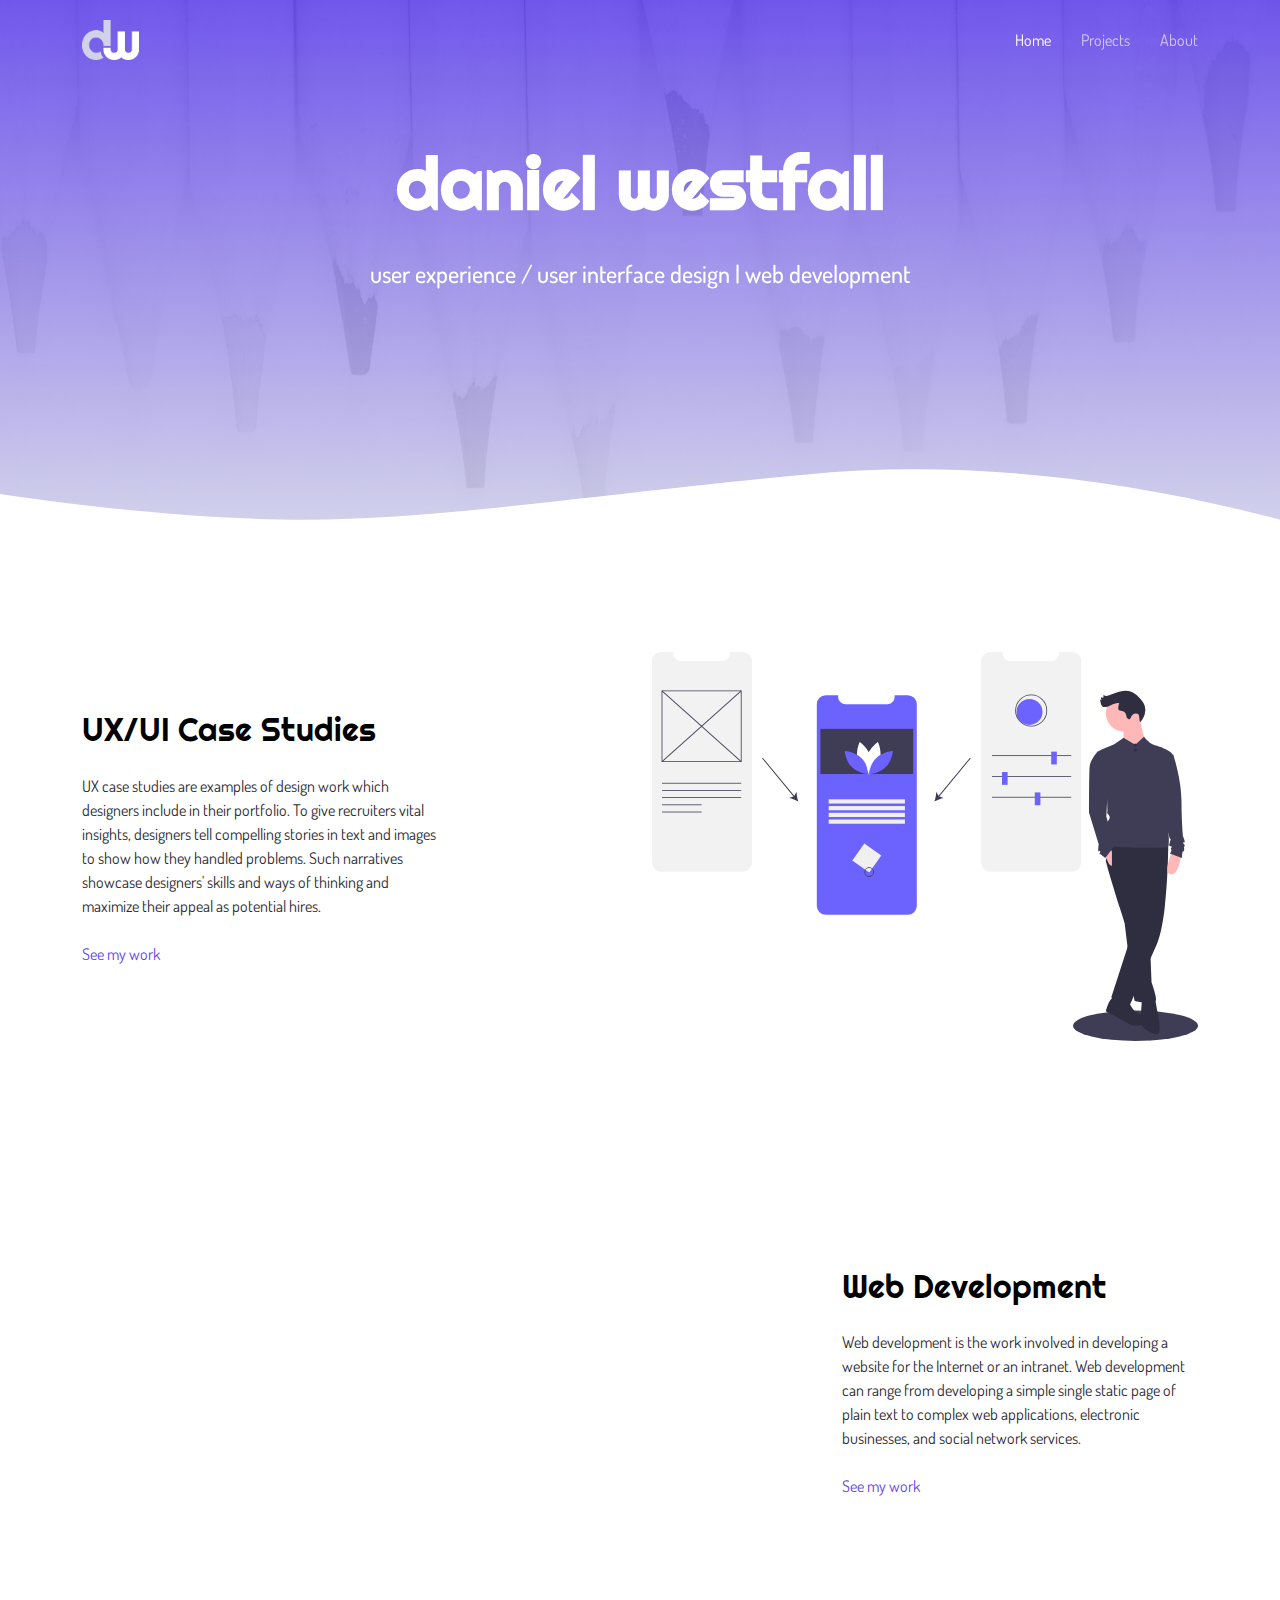
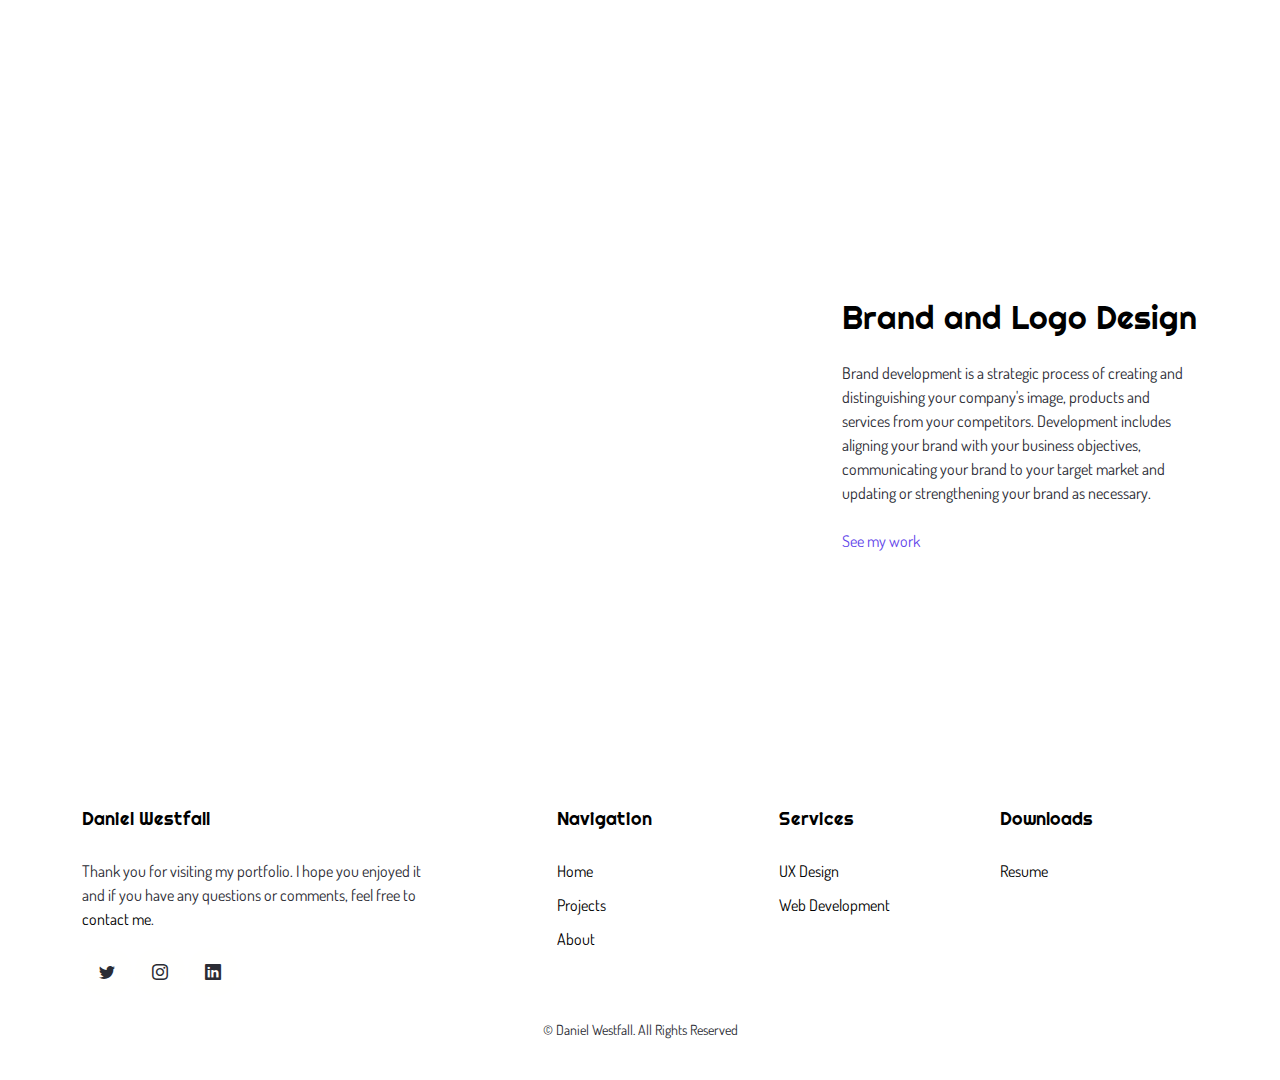
<file: index.html>
<!DOCTYPE html>
<html lang="en">

<head>
  <meta charset="utf-8" />
  <meta content="width=device-width, initial-scale=1.0" name="viewport" />

  <title>SoftLand Bootstrap Template - Index</title>
  <meta content="" name="description" />
  <meta content="" name="keywords" />

  <!-- Favicons -->
  <link href="assets/img/favicon.png" rel="icon" />
  <link href="assets/img/apple-touch-icon.png" rel="apple-touch-icon" />

  <!-- Google Fonts -->
  <link rel="preconnect" href="https://fonts.googleapis.com" />
  <link rel="preconnect" href="https://fonts.gstatic.com" crossorigin />
  <link href="https://fonts.googleapis.com/css2?family=Dosis:wght@200;300;400;500;600;700;800&family=Righteous&display=swap" rel="stylesheet" />
  <!-- Vendor CSS Files -->
  <link href="assets/vendor/aos/aos.css" rel="stylesheet">
  <link href="assets/vendor/bootstrap/css/bootstrap.min.css" rel="stylesheet">
  <link href="assets/vendor/bootstrap-icons/bootstrap-icons.css" rel="stylesheet">
  <link href="assets/vendor/boxicons/css/boxicons.min.css" rel="stylesheet">
  <link href="assets/vendor/swiper/swiper-bundle.min.css" rel="stylesheet">

  <!-- Template Main CSS File -->
  <link href="assets/css/style.css" rel="stylesheet" />
</head>

<body>
  <!-- ======= Header ======= -->
  <header id="header" class="fixed-top d-flex align-items-center">
    <div class="container d-flex justify-content-between align-items-center">

      <div class="logo">
        <a href="index.html"><img src="assets/img/dw.png" alt="Daniel Westfall's Portfolio Logo" class="img-fluid"></a>
      </div>

      <nav id="navbar" class="navbar">
        <ul>
          <li><a class="active " href="index.html">Home</a></li>
          <li><a href="projects.html">Projects</a></li>
          <li><a href="contact.html">About</a></li>
        </ul>
        <i class="bi bi-list mobile-nav-toggle"></i>
      </nav><!-- .navbar -->

    </div>
  </header><!-- End Header -->

  <main id="main">
    <!-- ======= Features Section ======= -->

    <section class="hero-section inner-page">
      <div class="wave">
        <svg width="1920px" height="265px" viewBox="0 0 1920 265" version="1.1" xmlns="http://www.w3.org/2000/svg" xmlns:xlink="http://www.w3.org/1999/xlink">
          <g id="Page-1" stroke="none" stroke-width="1" fill="none" fill-rule="evenodd">
            <g id="Apple-TV" transform="translate(0.000000, -402.000000)" fill="#FFFFFF">
              <path d="M0,439.134243 C175.04074,464.89273 327.944386,477.771974 458.710937,477.771974 C654.860765,477.771974 870.645295,442.632362 1205.9828,410.192501 C1429.54114,388.565926 1667.54687,411.092417 1920,477.771974 L1920,667 L1017.15166,667 L0,667 L0,439.134243 Z" id="Path"></path>
            </g>
          </g>
        </svg>
      </div>

      <div class="container">
        <div class="row align-items-center">
          <div class="col-12">
            <div class="row justify-content-center">
              <div class="col-md-7 text-center hero-text">
                <h1 data-aos="fade-up" data-aos-delay="">
                  daniel westfall
                </h1>
                <p class="mb-5" data-aos="fade-up" data-aos-delay="100">
                  user experience / user interface design | web
                  development
                </p>
              </div>
            </div>
          </div>
        </div>
      </div>
    </section>

    <section class="section pb-0">
      <div class="container">
        <div class="row align-items-center">
          <div class="col-md-4 me-auto">
            <h2 class="mb-4">UX/UI Case Studies</h2>
            <p class="mb-4">
              UX case studies are examples of design work which
              designers include in their portfolio. To give
              recruiters vital insights, designers tell compelling
              stories in text and images to show how they handled
              problems. Such narratives showcase designers' skills
              and ways of thinking and maximize their appeal as
              potential hires.
            </p>
            <p><a href="projects.html">See my work</a></p>
          </div>
          <div class="col-md-6" data-aos="fade-left">
            <img src="assets/img/undraw_mobile_prototyping_grmd.svg" alt="Image" class="img-fluid" />
          </div>
        </div>
      </div>
    </section>

    <section class="section">
      <div class="container">
        <div class="row align-items-center">
          <div class="col-md-4 ms-auto order-2">
            <h2 class="mb-4">Web Development</h2>
            <p class="mb-4">
              Web development is the work involved in developing a
              website for the Internet or an intranet. Web
              development can range from developing a simple single
              static page of plain text to complex web applications,
              electronic businesses, and social network services.
            </p>
            <p><a href="projects.html">See my work</a></p>
          </div>
          <div class="col-md-6" data-aos="fade-right">
            <img src="assets/img/undraw_developer_activity_re_39tg.svg" alt="Image" class="img-fluid" />
          </div>
        </div>
      </div>
    </section>

    <section class="section">
      <div class="container">
        <div class="row align-items-center">
          <div class="col-md-4 ms-auto order-2">
            <h2 class="mb-4">Brand and Logo Design</h2>
            <p class="mb-4">
              Brand development is a strategic process of creating
              and distinguishing your company's image, products and
              services from your competitors. Development includes
              aligning your brand with your business objectives,
              communicating your brand to your target market and
              updating or strengthening your brand as necessary.
            </p>
            <p><a href="projects.html">See my work</a></p>
          </div>
          <div class="col-md-6" data-aos="fade-right">
            <img src="assets/img/undraw_color__schemes_wv48.svg" alt="Image" class="img-fluid" />
          </div>
        </div>
      </div>
    </section>
  </main>
  <!-- End #main -->

  <!-- ======= Footer ======= -->
  <footer class="footer" role="contentinfo">
    <div class="container">
      <div class="row">
        <div class="col-md-4 mb-4 mb-md-0">
          <h3>Daniel Westfall</h3>
          <p>
            Thank you for visiting my portfolio. I hope you enjoyed
            it and if you have any questions or comments, feel free
            to
            <a href="mailto: dwwestfall@protonmail.com">contact me</a>.
          </p>
          <p class="social">
            <a href="https://twitter.com/danwestfall6" target="_blank" rel="noopener noreferrer"><span class="bi bi-twitter" role="img" aria-label="Twitter"></span></a>
            <a href="https://www.instagram.com/danielwwestfall/" target="_blank" rel="noopener noreferrer"><span class="bi bi-instagram" role="img" aria-label="Instagram"></span></a>
            <a href="https://www.linkedin.com/in/danielwestfall/" target="_blank" rel="noopener noreferrer"><span class="bi bi-linkedin" role="img" aria-label="LinkedIn"></span></a>
          </p>
        </div>
        <div class="col-md-7 ms-auto">
          <div class="row site-section pt-0">
            <div class="col-md-4 mb-4 mb-md-0">
              <h3>Navigation</h3>
              <ul class="list-unstyled">
                <li><a href="index.html">Home</a></li>
                <li><a href="projects.html">Projects</a></li>
                <li><a href="contact.html">About</a></li>
              </ul>
            </div>
            <div class="col-md-4 mb-4 mb-md-0">
              <h3>Services</h3>
              <ul class="list-unstyled">
                <li>
                  <a href="projects.html">UX Design</a>
                </li>
                <li>
                  <a href="projects.html">Web Development</a>
                </li>
              </ul>
            </div>
            <div class="col-md-4 mb-4 mb-md-0">
              <h3>Downloads</h3>
              <ul class="list-unstyled">
                <li>
                  <a href="/assets/files/DWResume.pdf">Resume</a>
                </li>
              </ul>
            </div>
          </div>
        </div>
      </div>

      <div class="row justify-content-center text-center">
        <div class="col-md-7">
          <p class="copyright">
            &copy; Daniel Westfall. All Rights Reserved
          </p>
        </div>
      </div>
    </div>
  </footer>

  <a href="#" class="back-to-top d-flex align-items-center justify-content-center"><i class="bi bi-arrow-up-short"></i></a>

  <!-- Vendor JS Files -->
  <script src="assets/vendor/aos/aos.js"></script>
  <script src="assets/vendor/bootstrap/js/bootstrap.bundle.min.js"></script>
  <script src="assets/vendor/php-email-form/validate.js"></script>
  <script src="assets/vendor/swiper/swiper-bundle.min.js"></script>

  <!-- Template Main JS File -->
  <script src="assets/js/main.js"></script>
</body>

</html>
</file>
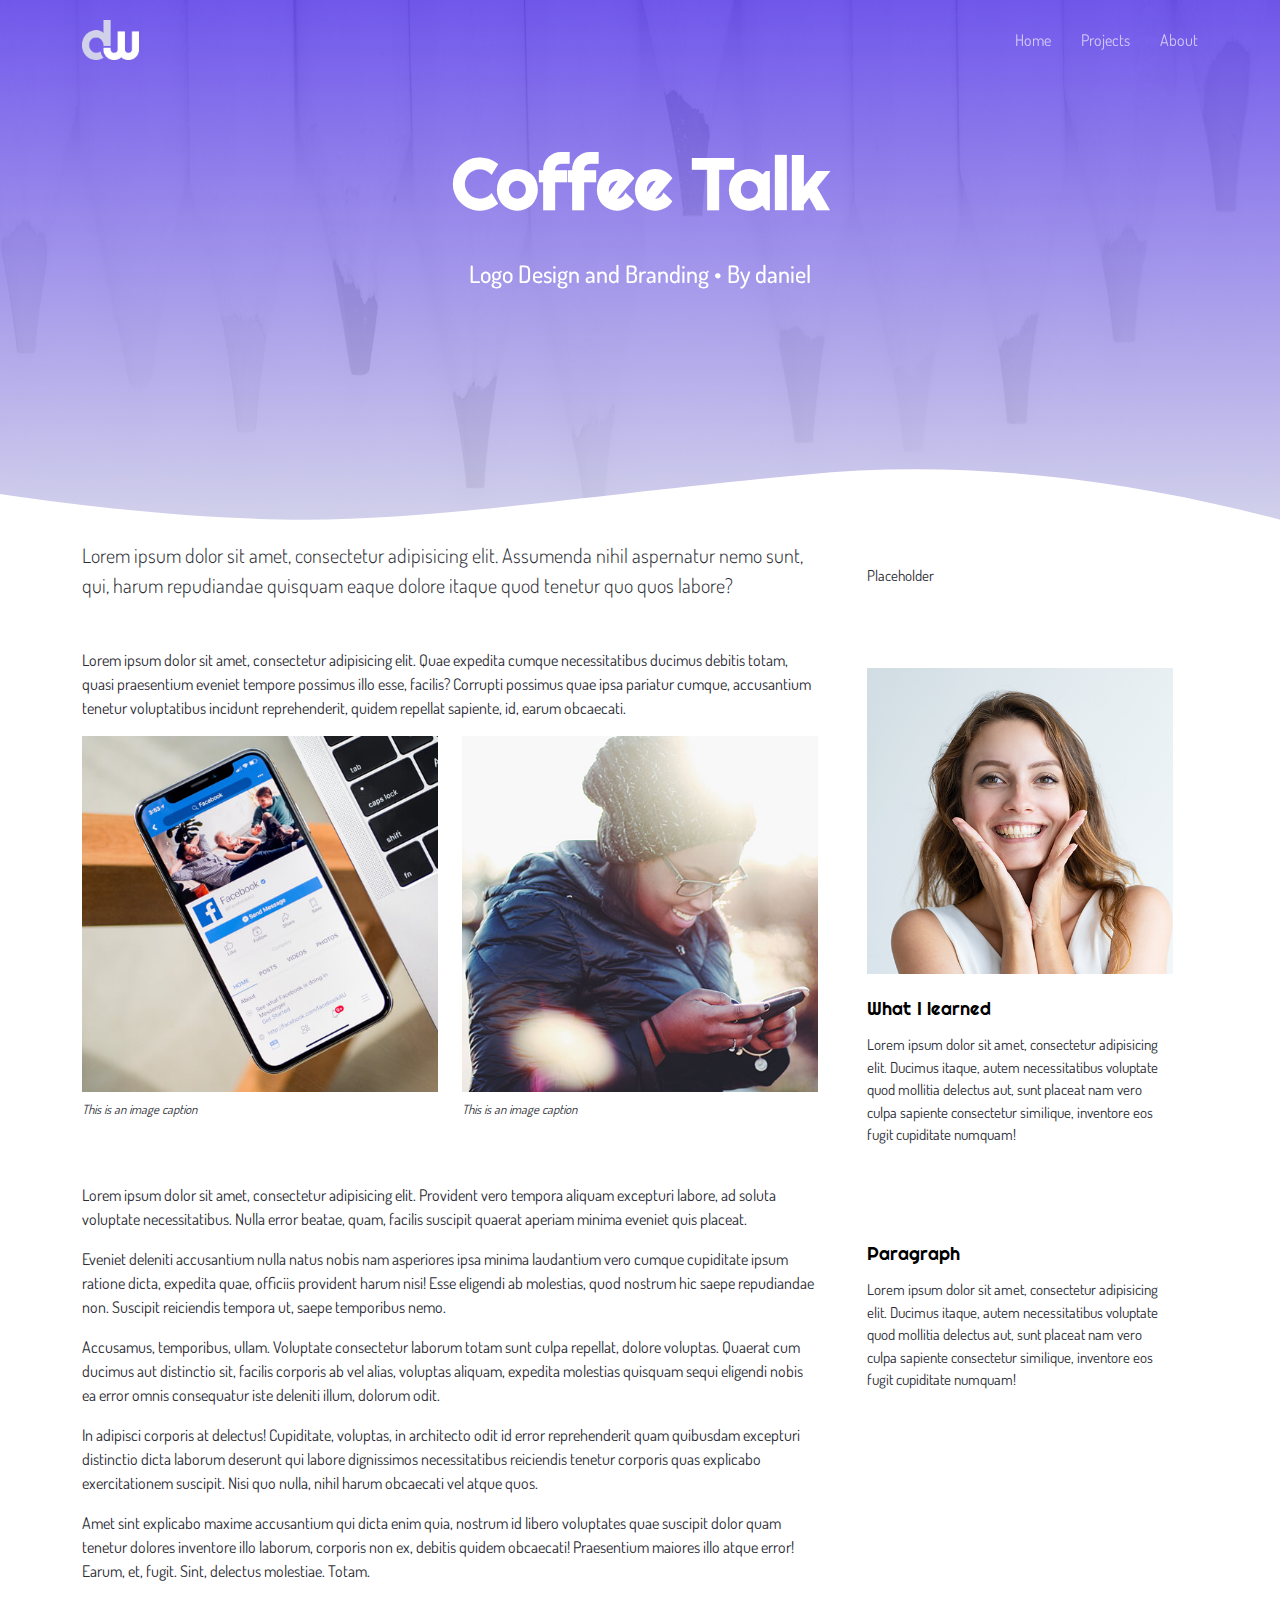
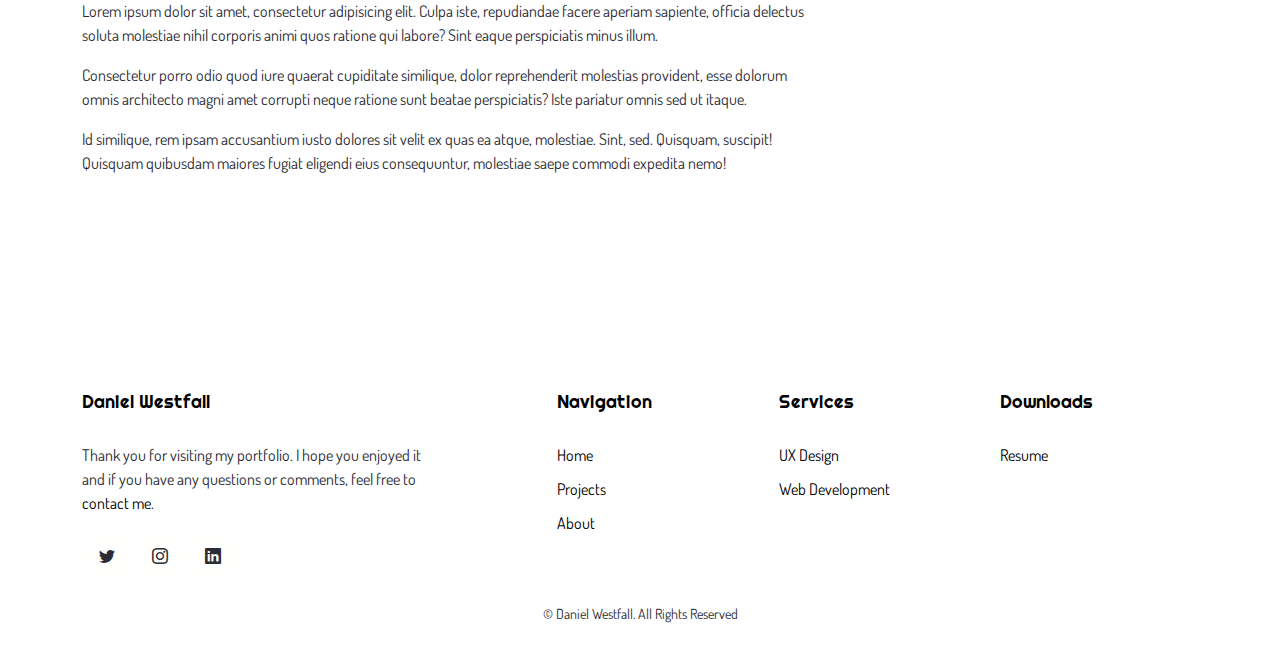
<file: coffeetalk.html>
<!DOCTYPE html>
<html lang="en">

<head>
  <meta charset="utf-8" />
  <meta content="width=device-width, initial-scale=1.0" name="viewport" />

  <title>Coffee Talk</title>
  <meta content="" name="description" />
  <meta content="" name="keywords" />

  <!-- Favicons -->
  <link href="assets/img/favicon.png" rel="icon" />
  <link href="assets/img/apple-touch-icon.png" rel="apple-touch-icon" />

  <!-- Google Fonts -->
  <link rel="preconnect" href="https://fonts.googleapis.com" />
  <link rel="preconnect" href="https://fonts.gstatic.com" crossorigin />
  <link href="https://fonts.googleapis.com/css2?family=Dosis:wght@200;300;400;500;600;700;800&family=Righteous&display=swap" rel="stylesheet" />
  <!-- Vendor CSS Files -->
  <link href="assets/vendor/aos/aos.css" rel="stylesheet">
  <link href="assets/vendor/bootstrap/css/bootstrap.min.css" rel="stylesheet">
  <link href="assets/vendor/bootstrap-icons/bootstrap-icons.css" rel="stylesheet">
  <link href="assets/vendor/boxicons/css/boxicons.min.css" rel="stylesheet">
  <link href="assets/vendor/swiper/swiper-bundle.min.css" rel="stylesheet">

  <!-- Template Main CSS File -->
  <link href="assets/css/style.css" rel="stylesheet" />
</head>

<body>
  <!-- ======= Header ======= -->
  <header id="header" class="fixed-top d-flex align-items-center">
    <div class="container d-flex justify-content-between align-items-center">

      <div class="logo">
        <a href="index.html"><img src="assets/img/dw.png" alt="Daniel Westfall's Portfolio Logo" class="img-fluid"></a>
      </div>

      <nav id="navbar" class="navbar">
        <ul>
          <li><a class="" href="index.html">Home</a></li>
          <li><a href="projects.html">Projects</a></li>
          <li><a href="contact.html">About</a></li>
        </ul>
        <i class="bi bi-list mobile-nav-toggle"></i>
      </nav><!-- .navbar -->

    </div>
  </header><!-- End Header -->

  <main id="main">
    <!-- ======= Single Project Section ======= -->
    <section class="hero-section inner-page">
      <div class="wave">
        <svg width="1920px" height="265px" viewBox="0 0 1920 265" version="1.1" xmlns="http://www.w3.org/2000/svg" xmlns:xlink="http://www.w3.org/1999/xlink">
          <g id="Page-1" stroke="none" stroke-width="1" fill="none" fill-rule="evenodd">
            <g id="Apple-TV" transform="translate(0.000000, -402.000000)" fill="#FFFFFF">
              <path d="M0,439.134243 C175.04074,464.89273 327.944386,477.771974 458.710937,477.771974 C654.860765,477.771974 870.645295,442.632362 1205.9828,410.192501 C1429.54114,388.565926 1667.54687,411.092417 1920,477.771974 L1920,667 L1017.15166,667 L0,667 L0,439.134243 Z" id="Path"></path>
            </g>
          </g>
        </svg>
      </div>

      <div class="container">
        <div class="row align-items-center">
          <div class="col-12">
            <div class="row justify-content-center">
              <div class="col-md-10 text-center hero-text">
                <h1 data-aos="fade-up" data-aos-delay="">
                  Coffee Talk
                </h1>
                <p class="mb-5" data-aos="fade-up" data-aos-delay="100">
                  Logo Design and Branding &bullet; By
                  <a href="#" class="text-white">daniel</a>
                </p>
              </div>
            </div>
          </div>
        </div>
      </div>
    </section>

    <section class="site-section mb-4">
      <div class="container">
        <div class="row">
          <div class="col-md-8 blog-content">
            <p class="lead mb-5">
              Lorem ipsum dolor sit amet, consectetur
              adipisicing elit. Assumenda nihil aspernatur nemo
              sunt, qui, harum repudiandae quisquam eaque dolore
              itaque quod tenetur quo quos labore?
            </p>
            <p>
              Lorem ipsum dolor sit amet, consectetur
              adipisicing elit. Quae expedita cumque
              necessitatibus ducimus debitis totam, quasi
              praesentium eveniet tempore possimus illo esse,
              facilis? Corrupti possimus quae ipsa pariatur
              cumque, accusantium tenetur voluptatibus incidunt
              reprehenderit, quidem repellat sapiente, id, earum
              obcaecati.
            </p>

            <div class="row mb-5">
              <div class="col-md-6">
                <figure>
                  <img src="assets/img/img_1.jpg" alt="Free Website Template by Free-Template.co" class="img-fluid" />
                  <figcaption>
                    This is an image caption
                  </figcaption>
                </figure>
              </div>
              <div class="col-md-6">
                <figure>
                  <img src="assets/img/img_2.jpg" alt="Free Website Template by Free-Template.co" class="img-fluid" />
                  <figcaption>
                    This is an image caption
                  </figcaption>
                </figure>
              </div>
            </div>

            <blockquote>
              <p>
                Lorem ipsum dolor sit amet, consectetur
                adipisicing elit. Provident vero tempora
                aliquam excepturi labore, ad soluta voluptate
                necessitatibus. Nulla error beatae, quam,
                facilis suscipit quaerat aperiam minima
                eveniet quis placeat.
              </p>
            </blockquote>

            <p>
              Eveniet deleniti accusantium nulla natus nobis nam
              asperiores ipsa minima laudantium vero cumque
              cupiditate ipsum ratione dicta, expedita quae,
              officiis provident harum nisi! Esse eligendi ab
              molestias, quod nostrum hic saepe repudiandae non.
              Suscipit reiciendis tempora ut, saepe temporibus
              nemo.
            </p>
            <p>
              Accusamus, temporibus, ullam. Voluptate
              consectetur laborum totam sunt culpa repellat,
              dolore voluptas. Quaerat cum ducimus aut
              distinctio sit, facilis corporis ab vel alias,
              voluptas aliquam, expedita molestias quisquam
              sequi eligendi nobis ea error omnis consequatur
              iste deleniti illum, dolorum odit.
            </p>
            <p>
              In adipisci corporis at delectus! Cupiditate,
              voluptas, in architecto odit id error
              reprehenderit quam quibusdam excepturi distinctio
              dicta laborum deserunt qui labore dignissimos
              necessitatibus reiciendis tenetur corporis quas
              explicabo exercitationem suscipit. Nisi quo nulla,
              nihil harum obcaecati vel atque quos.
            </p>
            <p>
              Amet sint explicabo maxime accusantium qui dicta
              enim quia, nostrum id libero voluptates quae
              suscipit dolor quam tenetur dolores inventore illo
              laborum, corporis non ex, debitis quidem
              obcaecati! Praesentium maiores illo atque error!
              Earum, et, fugit. Sint, delectus molestiae. Totam.
            </p>

            <p>
              Lorem ipsum dolor sit amet, consectetur
              adipisicing elit. Culpa iste, repudiandae facere
              aperiam sapiente, officia delectus soluta
              molestiae nihil corporis animi quos ratione qui
              labore? Sint eaque perspiciatis minus illum.
            </p>
            <p>
              Consectetur porro odio quod iure quaerat
              cupiditate similique, dolor reprehenderit
              molestias provident, esse dolorum omnis architecto
              magni amet corrupti neque ratione sunt beatae
              perspiciatis? Iste pariatur omnis sed ut itaque.
            </p>
            <p>
              Id similique, rem ipsam accusantium iusto dolores
              sit velit ex quas ea atque, molestiae. Sint, sed.
              Quisquam, suscipit! Quisquam quibusdam maiores
              fugiat eligendi eius consequuntur, molestiae saepe
              commodi expedita nemo!
            </p>
            <div class="pt-5"></div>

            <div class="pt-5"></div>
          </div>
          <div class="col-md-4 sidebar">
            <div class="sidebar-box">Placeholder</div>

            <div class="sidebar-box">
              <img src="assets/img/person_1.jpg" alt="Image placeholder" class="img-fluid mb-4" />
              <h3>What I learned</h3>
              <p>
                Lorem ipsum dolor sit amet, consectetur
                adipisicing elit. Ducimus itaque, autem
                necessitatibus voluptate quod mollitia
                delectus aut, sunt placeat nam vero culpa
                sapiente consectetur similique, inventore eos
                fugit cupiditate numquam!
              </p>
              <p></p>
            </div>

            <div class="sidebar-box">
              <h3>Paragraph</h3>
              <p>
                Lorem ipsum dolor sit amet, consectetur
                adipisicing elit. Ducimus itaque, autem
                necessitatibus voluptate quod mollitia
                delectus aut, sunt placeat nam vero culpa
                sapiente consectetur similique, inventore eos
                fugit cupiditate numquam!
              </p>
            </div>
          </div>
        </div>
      </div>
    </section>
  </main>
  <!-- End #main -->

  <!-- ======= Footer ======= -->
  <footer class="footer" role="contentinfo">
    <div class="container">
      <div class="row">
        <div class="col-md-4 mb-4 mb-md-0">
          <h3>Daniel Westfall</h3>
          <p>
            Thank you for visiting my portfolio. I hope you enjoyed
            it and if you have any questions or comments, feel free
            to
            <a href="mailto: dwwestfall@protonmail.com">contact me</a>.
          </p>
          <p class="social">
            <a href="https://twitter.com/danwestfall6" target="_blank" rel="noopener noreferrer"><span class="bi bi-twitter" role="img" aria-label="Twitter"></span></a>
            <a href="https://www.instagram.com/danielwwestfall/" target="_blank" rel="noopener noreferrer"><span class="bi bi-instagram" role="img" aria-label="Instagram"></span></a>
            <a href="https://www.linkedin.com/in/danielwestfall/" target="_blank" rel="noopener noreferrer"><span class="bi bi-linkedin" role="img" aria-label="LinkedIn"></span></a>
          </p>
        </div>
        <div class="col-md-7 ms-auto">
          <div class="row site-section pt-0">
            <div class="col-md-4 mb-4 mb-md-0">
              <h3>Navigation</h3>
              <ul class="list-unstyled">
                <li><a href="index.html">Home</a></li>
                <li><a href="projects.html">Projects</a></li>
                <li><a href="contact.html">About</a></li>
              </ul>
            </div>
            <div class="col-md-4 mb-4 mb-md-0">
              <h3>Services</h3>
              <ul class="list-unstyled">
                <li>
                  <a href="projects.html">UX Design</a>
                </li>
                <li>
                  <a href="projects.html">Web Development</a>
                </li>
              </ul>
            </div>
            <div class="col-md-4 mb-4 mb-md-0">
              <h3>Downloads</h3>
              <ul class="list-unstyled">
                <li>
                  <a href="/assets/files/DWResume.pdf">Resume</a>
                </li>
              </ul>
            </div>
          </div>
        </div>
      </div>

      <div class="row justify-content-center text-center">
        <div class="col-md-7">
          <p class="copyright">
            &copy; Daniel Westfall. All Rights Reserved
          </p>
        </div>
      </div>
    </div>
  </footer>

  <a href="#" class="back-to-top d-flex align-items-center justify-content-center"><i class="bi bi-arrow-up-short"></i></a>

  <!-- Vendor JS Files -->
  <script src="assets/vendor/aos/aos.js"></script>
  <script src="assets/vendor/bootstrap/js/bootstrap.bundle.min.js"></script>
  <script src="assets/vendor/php-email-form/validate.js"></script>
  <script src="assets/vendor/swiper/swiper-bundle.min.js"></script>

  <!-- Template Main JS File -->
  <script src="assets/js/main.js"></script>
</body>

</html>
</file>
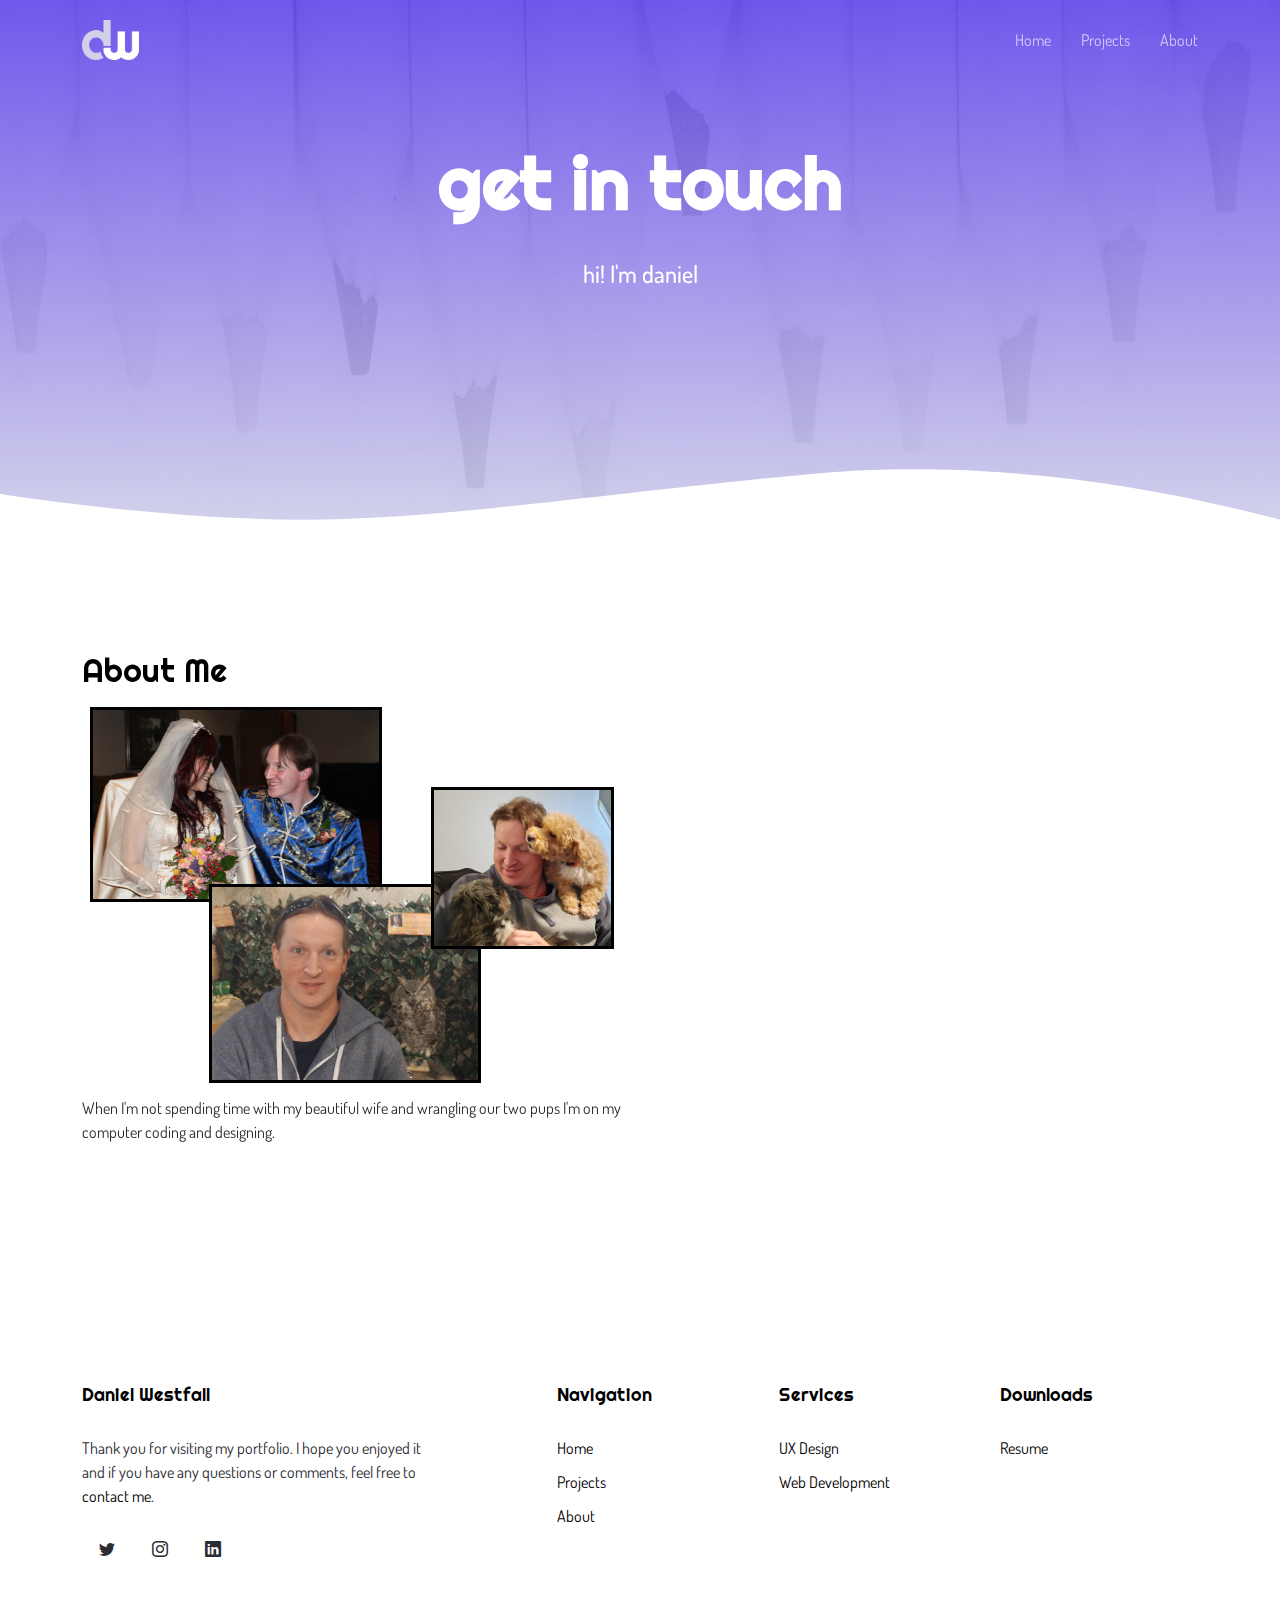
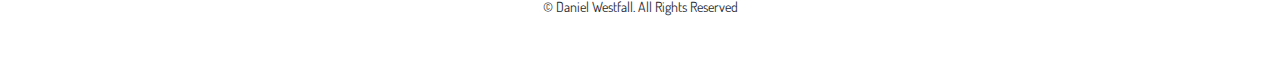
<file: contact.html>
<!DOCTYPE html>
<html lang="en">

<head>
  <meta charset="utf-8" />
  <meta content="width=device-width, initial-scale=1.0" name="viewport" />

  <title>SoftLand Bootstrap Template - Contact</title>
  <meta content="" name="description" />
  <meta content="" name="keywords" />

  <!-- Favicons -->
  <link href="assets/img/favicon.png" rel="icon" />
  <link href="assets/img/apple-touch-icon.png" rel="apple-touch-icon" />

  <!-- Google Fonts -->
  <link rel="preconnect" href="https://fonts.googleapis.com" />
  <link rel="preconnect" href="https://fonts.gstatic.com" crossorigin />
  <link href="https://fonts.googleapis.com/css2?family=Dosis:wght@200;300;400;500;600;700;800&family=Righteous&display=swap" rel="stylesheet" />
  <!-- Vendor CSS Files -->
  <link href="assets/vendor/aos/aos.css" rel="stylesheet">
  <link href="assets/vendor/bootstrap/css/bootstrap.min.css" rel="stylesheet">
  <link href="assets/vendor/bootstrap-icons/bootstrap-icons.css" rel="stylesheet">
  <link href="assets/vendor/boxicons/css/boxicons.min.css" rel="stylesheet">
  <link href="assets/vendor/swiper/swiper-bundle.min.css" rel="stylesheet">

  <!-- Template Main CSS File -->
  <link href="assets/css/style.css" rel="stylesheet" />
</head>

<body>
  <!-- ======= Header ======= -->
  <header id="header" class="fixed-top d-flex align-items-center">
    <div class="container d-flex justify-content-between align-items-center">

      <div class="logo">
        <a href="index.html"><img src="assets/img/dw.png" alt="Daniel Westfall's Portfolio Logo" class="img-fluid"></a>
      </div>

      <nav id="navbar" class="navbar">
        <ul>
          <li><a class="" href="index.html">Home</a></li>
          <li><a href="projects.html">Projects</a></li>
          <li><a href="contact.html">About</a></li>
        </ul>
        <i class="bi bi-list mobile-nav-toggle"></i>
      </nav><!-- .navbar -->

    </div>
  </header><!-- End Header -->

  <main id="main">
    <section class="hero-section inner-page">
      <div class="wave">
        <svg width="1920px" height="265px" viewBox="0 0 1920 265" version="1.1" xmlns="http://www.w3.org/2000/svg" xmlns:xlink="http://www.w3.org/1999/xlink">
          <g id="Page-1" stroke="none" stroke-width="1" fill="none" fill-rule="evenodd">
            <g id="Apple-TV" transform="translate(0.000000, -402.000000)" fill="#FFFFFF">
              <path d="M0,439.134243 C175.04074,464.89273 327.944386,477.771974 458.710937,477.771974 C654.860765,477.771974 870.645295,442.632362 1205.9828,410.192501 C1429.54114,388.565926 1667.54687,411.092417 1920,477.771974 L1920,667 L1017.15166,667 L0,667 L0,439.134243 Z" id="Path"></path>
            </g>
          </g>
        </svg>
      </div>

      <div class="container">
        <div class="row align-items-center">
          <div class="col-12">
            <div class="row justify-content-center">
              <div class="col-md-7 text-center hero-text">
                <h1 data-aos="fade-up" data-aos-delay="">
                  get in touch
                </h1>
                <p class="mb-5" data-aos="fade-up" data-aos-delay="100">
                  hi! I'm daniel
                </p>
              </div>
            </div>
          </div>
        </div>
      </div>
    </section>

    <section class="section">
      <div class="container">
        <div class="row mb-5 align-items-end">
          <div class="col-md-6" data-aos="fade-up">
            <h2>About Me</h2>
            <img src="assets/img/daniel.png" alt="Daniel Westfall's Portfolio Logo" class="img-fluid" />
            <p class="mb-0">
              When I'm not spending time with my beautiful wife and
              wrangling our two pups I'm on my computer coding and
              designing.
            </p>
          </div>

          <div class="col-md-6" data-aos="fade-up">
            <ul class="list-unstyled">
              <li class="mb-3">
                <strong class="d-block mb-1">Location</strong>
                <span>La Vergne, Tennessee, USA</span>
              </li>
              <li class="mb-3">
                <strong class="d-block mb-1">Phone</strong>
                <span>+1 (404) 519-1101</span>
              </li>
              <li class="mb-3">
                <strong class="d-block mb-1">Email</strong>
                <span>
                  <a href="mailto: dwwestfall@protonmail.com">
                    DWWestfall@protonmail.com
                  </a>
                </span>
              </li>
              <li class="mb-3">
                <strong class="d-block mb-1">Resume</strong>
                <span>
                  <a href="/assets/files/DWResume.pdf">Resume</a>
                </span>
              </li>
            </ul>
          </div>
        </div>
      </div>
    </section>
  </main>
  <!-- End #main -->

  <!-- ======= Footer ======= -->
  <footer class="footer" role="contentinfo">
    <div class="container">
      <div class="row">
        <div class="col-md-4 mb-4 mb-md-0">
          <h3>Daniel Westfall</h3>
          <p>
            Thank you for visiting my portfolio. I hope you enjoyed
            it and if you have any questions or comments, feel free
            to
            <a href="mailto: dwwestfall@protonmail.com">contact me</a>.
          </p>
          <p class="social">
            <a href="https://twitter.com/danwestfall6" target="_blank" rel="noopener noreferrer"><span class="bi bi-twitter" role="img" aria-label="Twitter"></span></a>
            <a href="https://www.instagram.com/danielwwestfall/" target="_blank" rel="noopener noreferrer"><span class="bi bi-instagram" role="img" aria-label="Instagram"></span></a>
            <a href="https://www.linkedin.com/in/danielwestfall/" target="_blank" rel="noopener noreferrer"><span class="bi bi-linkedin" role="img" aria-label="LinkedIn"></span></a>
          </p>
        </div>
        <div class="col-md-7 ms-auto">
          <div class="row site-section pt-0">
            <div class="col-md-4 mb-4 mb-md-0">
              <h3>Navigation</h3>
              <ul class="list-unstyled">
                <li><a href="index.html">Home</a></li>
                <li><a href="projects.html">Projects</a></li>
                <li><a href="contact.html">About</a></li>
              </ul>
            </div>
            <div class="col-md-4 mb-4 mb-md-0">
              <h3>Services</h3>
              <ul class="list-unstyled">
                <li>
                  <a href="projects.html">UX Design</a>
                </li>
                <li>
                  <a href="projects.html">Web Development</a>
                </li>
              </ul>
            </div>
            <div class="col-md-4 mb-4 mb-md-0">
              <h3>Downloads</h3>
              <ul class="list-unstyled">
                <li>
                  <a href="/assets/files/DWResume.pdf">Resume</a>
                </li>
              </ul>
            </div>
          </div>
        </div>
      </div>

      <div class="row justify-content-center text-center">
        <div class="col-md-7">
          <p class="copyright">
            &copy; Daniel Westfall. All Rights Reserved
          </p>
        </div>
      </div>
    </div>
  </footer>

  <a href="#" class="back-to-top d-flex align-items-center justify-content-center"><i class="bi bi-arrow-up-short"></i></a>

  <!-- Vendor JS Files -->
  <script src="assets/vendor/aos/aos.js"></script>
  <script src="assets/vendor/bootstrap/js/bootstrap.bundle.min.js"></script>
  <script src="assets/vendor/php-email-form/validate.js"></script>
  <script src="assets/vendor/swiper/swiper-bundle.min.js"></script>

  <!-- Template Main JS File -->
  <script src="assets/js/main.js"></script>
</body>

</html>
</file>
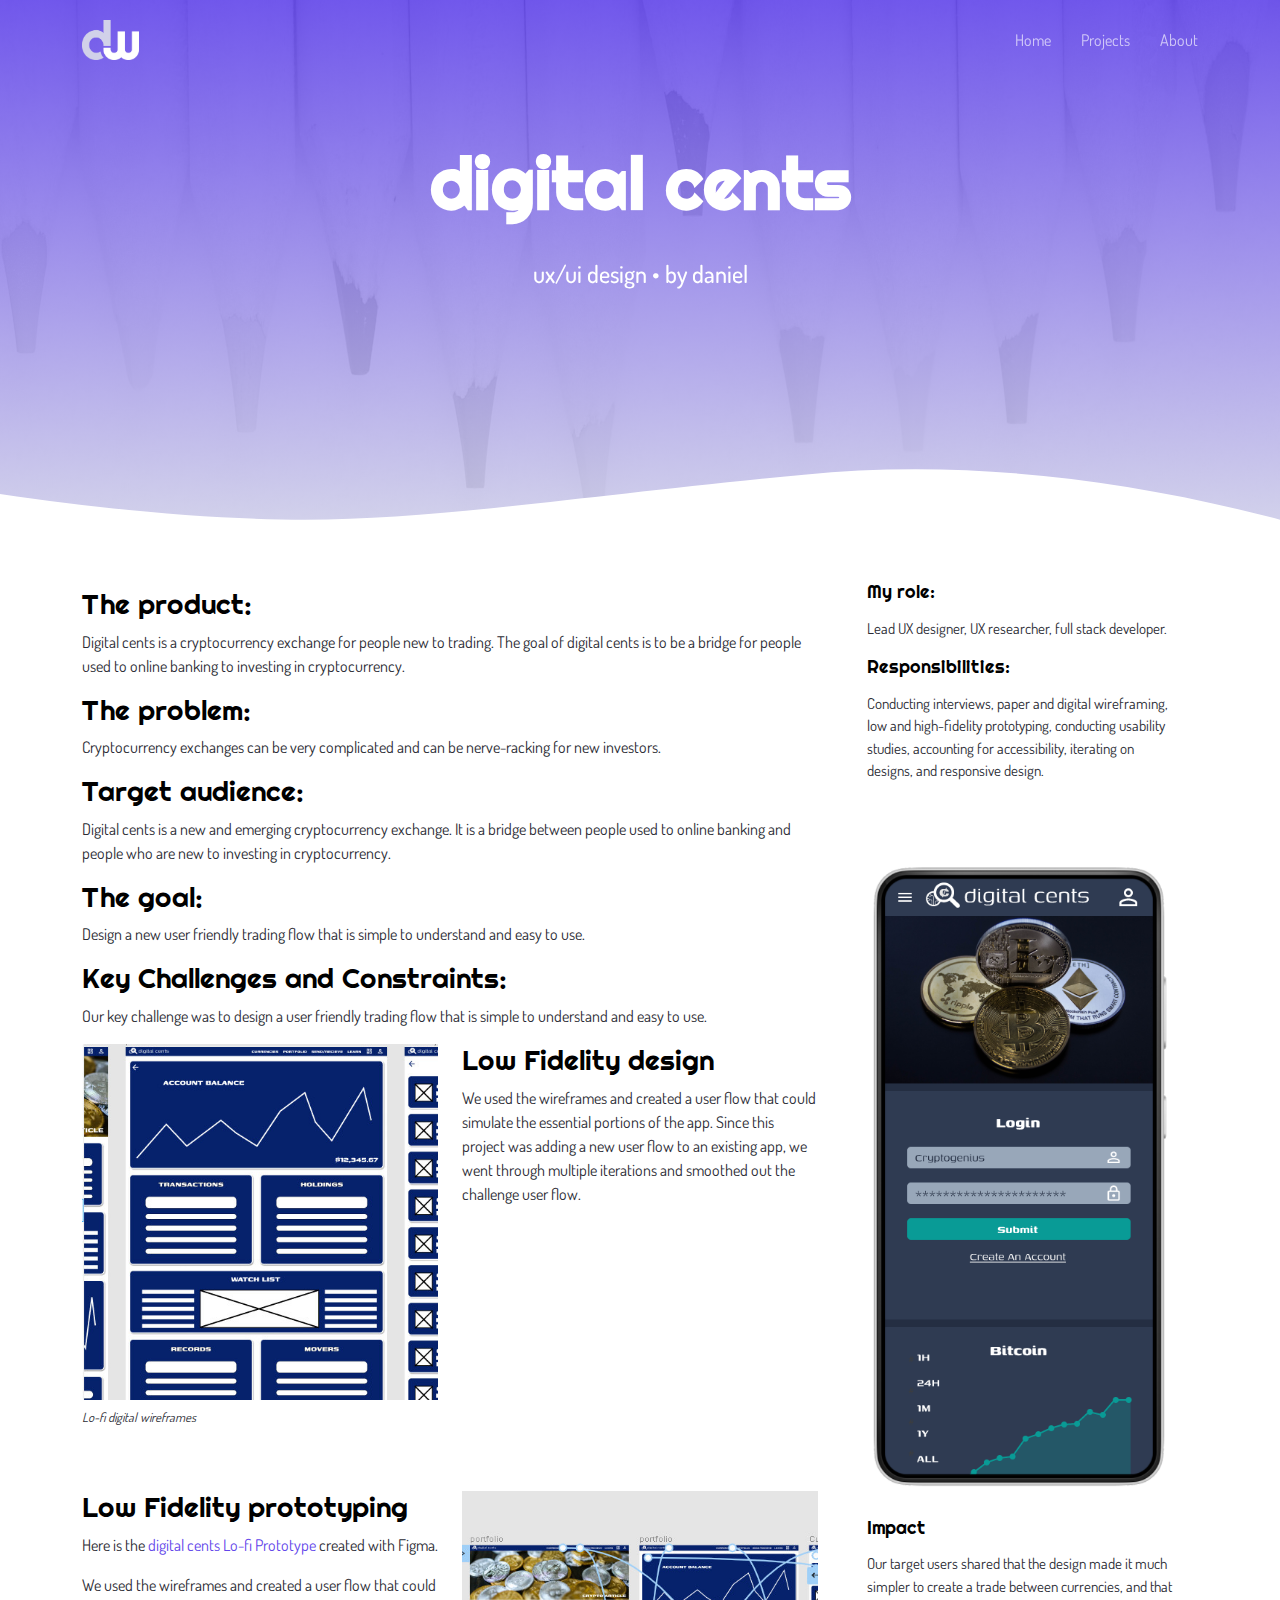
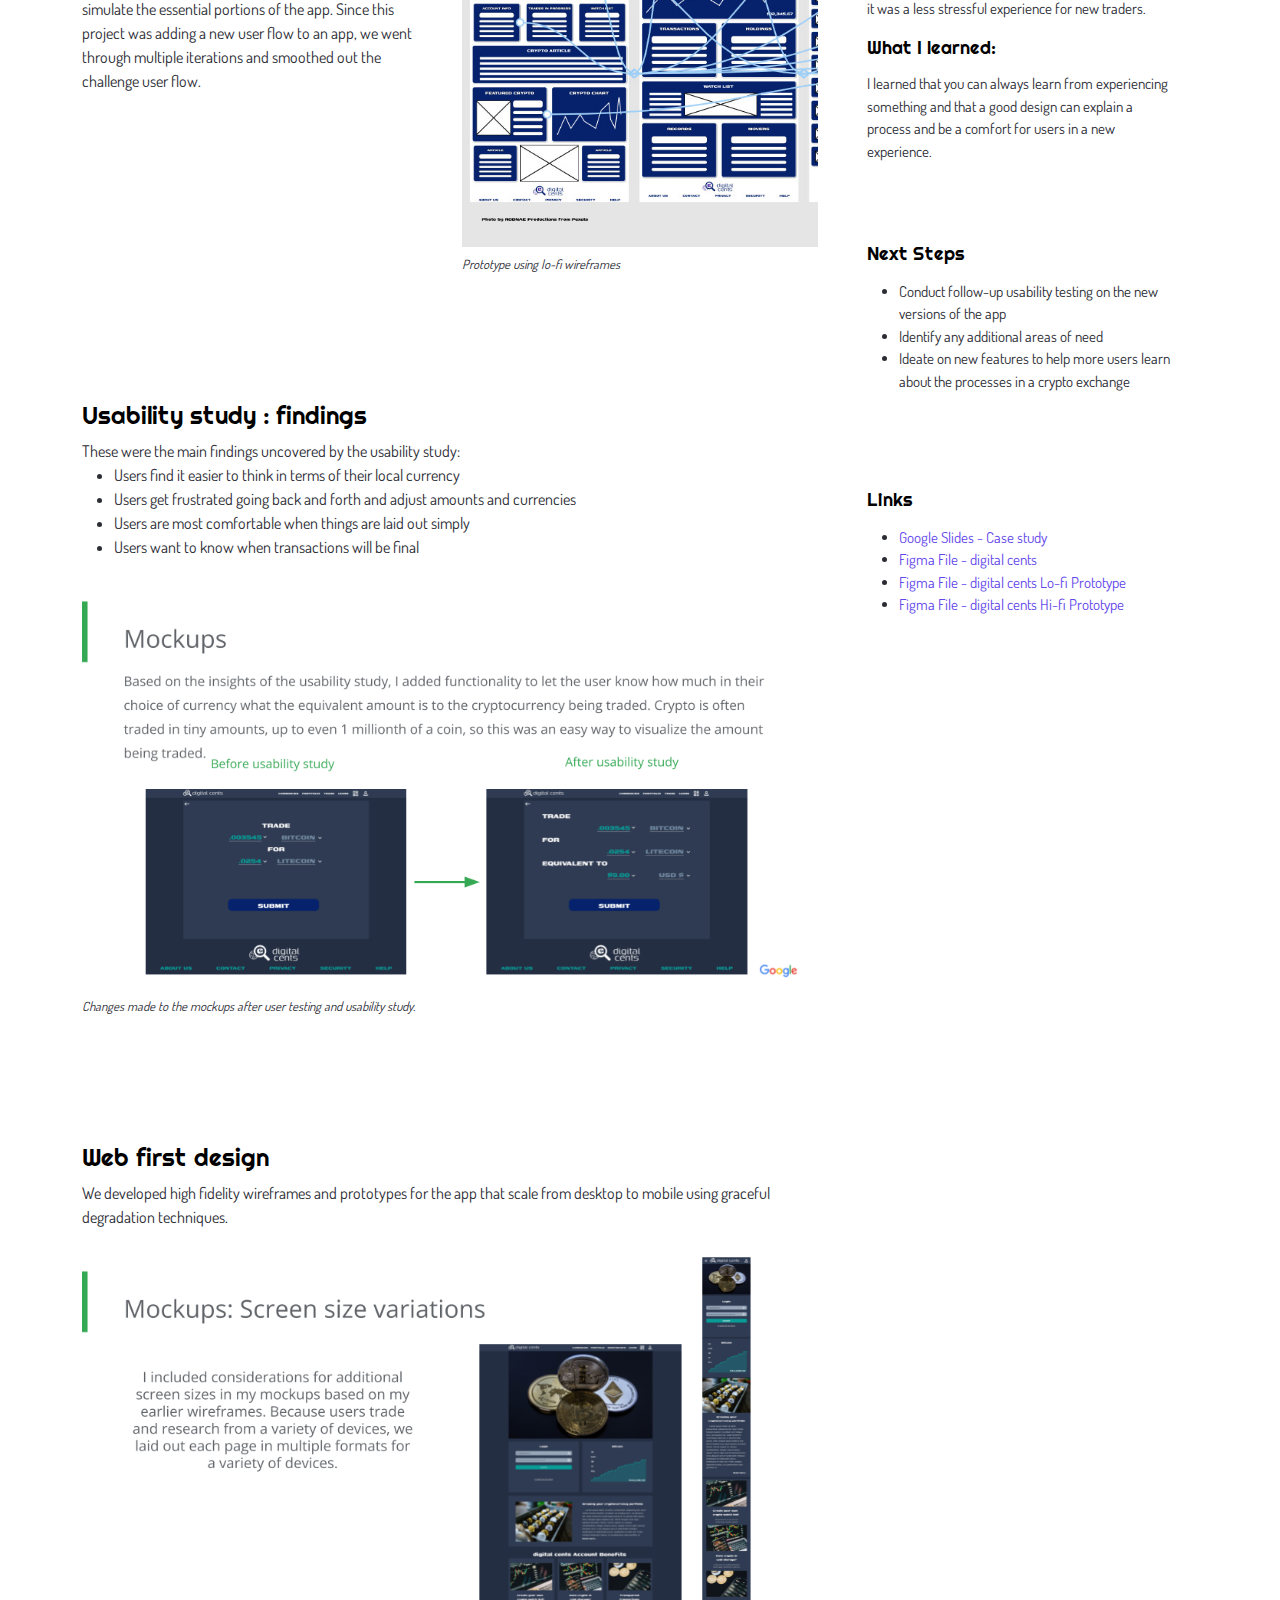
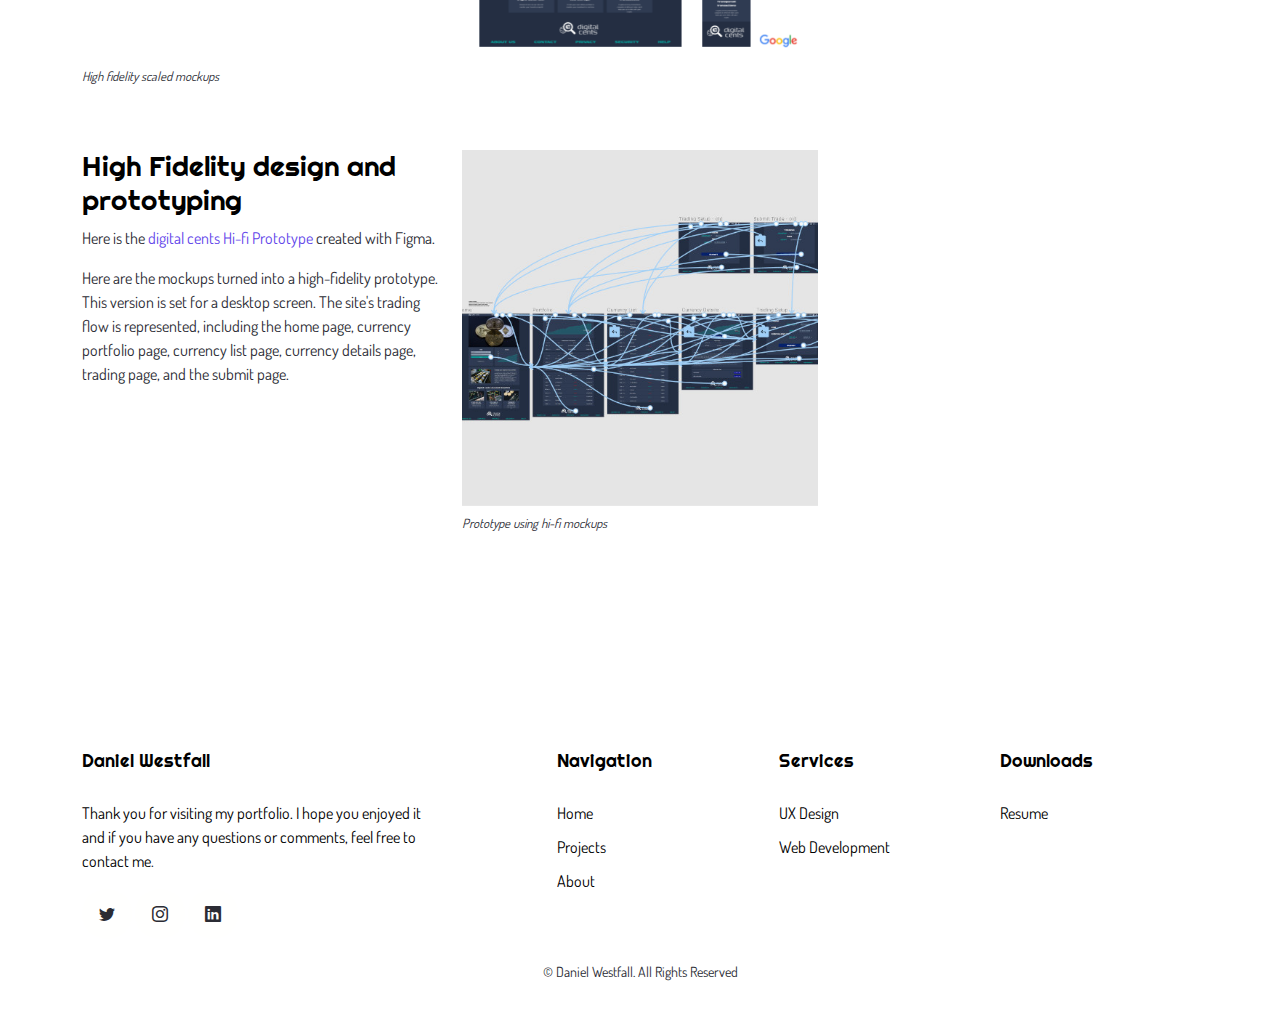
<file: digitalcents.html>
<!DOCTYPE html>
<html lang="en">

<head>
  <meta charset="utf-8" />
  <meta content="width=device-width, initial-scale=1.0" name="viewport" />

  <title>digital cents</title>
  <meta content="" name="description" />
  <meta content="" name="keywords" />

  <!-- Favicons -->
  <link href="assets/img/favicon.png" rel="icon" />
  <link href="assets/img/apple-touch-icon.png" rel="apple-touch-icon" />

  <!-- Google Fonts -->
  <link rel="preconnect" href="https://fonts.googleapis.com" />
  <link rel="preconnect" href="https://fonts.gstatic.com" crossorigin />
  <link href="https://fonts.googleapis.com/css2?family=Dosis:wght@200;300;400;500;600;700;800&family=Righteous&display=swap" rel="stylesheet" />
  <!-- Vendor CSS Files -->
  <link href="assets/vendor/aos/aos.css" rel="stylesheet">
  <link href="assets/vendor/bootstrap/css/bootstrap.min.css" rel="stylesheet">
  <link href="assets/vendor/bootstrap-icons/bootstrap-icons.css" rel="stylesheet">
  <link href="assets/vendor/boxicons/css/boxicons.min.css" rel="stylesheet">
  <link href="assets/vendor/swiper/swiper-bundle.min.css" rel="stylesheet">

  <!-- Template Main CSS File -->
  <link href="assets/css/style.css" rel="stylesheet" />
</head>

<body>
  <!-- ======= Header ======= -->
  <header id="header" class="fixed-top d-flex align-items-center">
    <div class="container d-flex justify-content-between align-items-center">

      <div class="logo">
        <a href="index.html"><img src="assets/img/dw.png" alt="Daniel Westfall's Portfolio Logo" class="img-fluid"></a>
      </div>

      <nav id="navbar" class="navbar">
        <ul>
          <li><a class="" href="index.html">Home</a></li>
          <li><a href="projects.html">Projects</a></li>
          <li><a href="contact.html">About</a></li>
        </ul>
        <i class="bi bi-list mobile-nav-toggle"></i>
      </nav><!-- .navbar -->

    </div>
  </header><!-- End Header -->

  <main id="main">
    <!-- ======= Single Project Section ======= -->
    <section class="hero-section inner-page">
      <div class="wave">
        <svg width="1920px" height="265px" viewBox="0 0 1920 265" version="1.1" xmlns="http://www.w3.org/2000/svg" xmlns:xlink="http://www.w3.org/1999/xlink">
          <g id="Page-1" stroke="none" stroke-width="1" fill="none" fill-rule="evenodd">
            <g id="Apple-TV" transform="translate(0.000000, -402.000000)" fill="#FFFFFF">
              <path d="M0,439.134243 C175.04074,464.89273 327.944386,477.771974 458.710937,477.771974 C654.860765,477.771974 870.645295,442.632362 1205.9828,410.192501 C1429.54114,388.565926 1667.54687,411.092417 1920,477.771974 L1920,667 L1017.15166,667 L0,667 L0,439.134243 Z" id="Path"></path>
            </g>
          </g>
        </svg>
      </div>

      <div class="container">
        <div class="row align-items-center">
          <div class="col-12">
            <div class="row justify-content-center">
              <div class="col-md-10 text-center hero-text">
                <h1 data-aos="fade-up" data-aos-delay="">
                  digital cents
                </h1>
                <p class="mb-5" data-aos="fade-up" data-aos-delay="100">
                  ux/ui design &bullet; by
                  <a href="#" class="text-white">daniel</a>
                </p>
              </div>
            </div>
          </div>
        </div>
      </div>
    </section>

    <section class="site-section mb-4">
      <div class="container">
        <div class="row">
          <div class="col-md-8 blog-content">
            <p class="lead mb-5">
            <h3>The product:</h3>
            Digital cents is a cryptocurrency exchange for people new to trading. The goal of digital cents is to be a bridge for people used to online banking to investing in cryptocurrency.
            </p>
            <p>
            <h3>The problem:</h3>
            Cryptocurrency exchanges can be very complicated and can be nerve-racking for new investors.
            </p>
            <p>
            <h3>Target audience:</h3>
            Digital cents is a new and emerging cryptocurrency exchange. It is a bridge between people used to online banking and people who are new to investing in cryptocurrency.
            </p>
            <p>
            <h3>The goal:</h3>
            Design a new user friendly trading flow that is simple to understand and easy to use.
            </p>
            <p>
            <h3>Key Challenges and Constraints:</h3>
            Our key challenge was to design a user friendly trading flow that is simple to understand and easy to use.
            </p>

            <div class="row mb-5">
              <div class="col-md-6">
                <figure>
                  <img src="assets/img/DigitalCents_img_1.jpg" alt="digital cents Wireframes" class="img-fluid" />
                  <figcaption>
                    Lo-fi digital wireframes
                  </figcaption>
                </figure>
              </div>
              <div class="col-md-6">

                <blockquote>
                  <h3>Low Fidelity design</h3>
                  <p>
                    We used the wireframes and created a user
                    flow that could simulate the essential portions of the app.
                    Since this project was adding a new user flow to an existing app, we went through multiple
                    iterations and smoothed out the challenge user flow.
                  </p>
                </blockquote>
              </div>
            </div>

            <div class="row mb-5">
              <div class="col-md-6">
                <blockquote>
                  <h3>Low Fidelity prototyping</h3>
                  <p>
                    Here is the
                    <a href="https://www.figma.com/proto/Dsedkja0KGNEjVvFANtBGn/Crypto-Trading-Site?page-id=14%3A505&node-id=47%3A1573&viewport=241%2C48%2C0.15&scaling=min-zoom&starting-point-node-id=47%3A1573" target="_blank" rel="noopener noreferrer">
                      digital cents Lo-fi Prototype</a>
                    created with Figma.
                  </p>
                  <p>
                    We used the wireframes and created a user flow that could simulate the essential portions of the app. Since this project was adding a new user flow to an app, we went through multiple iterations and smoothed out the challenge user flow.
                  </p>
                </blockquote>
              </div>
              <div class="col-md-6">
                <figure>
                  <img src="assets/img/DigitalCents_img_2.jpg" alt="digital cents Lo-fi prototype" class="img-fluid" />
                  <figcaption>
                    Prototype using lo-fi wireframes
                  </figcaption>
                </figure>
              </div>

            </div>

            <div class="pt-5">

              <p>
              <h4>Usability study : findings</h4>
              These were the main findings uncovered by the usability study:
              <ul>
                <li>Users find it easier to think in terms of their local currency</li>
                <li>Users get frustrated going back and forth and adjust amounts and currencies</li>
                <li>Users are most comfortable when things are laid out simply</li>
                <li>Users want to know when transactions will be final</li>
              </ul>
              </p>

            </div>
            <div class="row mb-5">
              <div class="col-md-12">
                <figure>
                  <img src="assets/img/DigitalCents_mockup_changes.png" alt="Image showing changes after usability study" class="img-fluid" />
                  <figcaption>
                    Changes made to the mockups after user testing and usability study.
                  </figcaption>
                </figure>
              </div>
            </div>

            <div class="pt-5">

              <p>
              <h4>Web first design</h4>
              We developed high fidelity wireframes and prototypes for the app that scale from desktop to mobile using graceful degradation techniques.

              </p>

            </div>

            <div class="row mb-5">
              <div class="col-md-12">
                <figure>
                  <img src="assets/img/DigitalCents_scaling_mockups.png" alt="digital cents High fidelity scaled mockups" class="img-fluid" />
                  <figcaption>
                    High fidelity scaled mockups
                  </figcaption>
                </figure>
              </div>
            </div>

            <div class="row mb-5">
              <div class="col-md-6">
                <blockquote>
                  <h3>High Fidelity design and prototyping</h3>
                  <p>
                    Here is the
                    <a href="https://www.figma.com/proto/Dsedkja0KGNEjVvFANtBGn/Crypto-Trading-Site?page-id=62%3A665&node-id=62%3A1599&viewport=241%2C48%2C0.11&scaling=min-zoom&starting-point-node-id=62%3A1599" target="_blank" rel="noopener noreferrer">
                      digital cents Hi-fi Prototype</a>
                    created with Figma.
                  </p>
                  <p>
                    Here are the mockups turned into a high-fidelity prototype. This version is set for a desktop screen. The site's trading flow is represented, including the home page, currency portfolio page, currency list page, currency details page, trading page, and the submit page.
                  </p>
                </blockquote>
              </div>
              <div class="col-md-6">
                <figure>
                  <img src="assets/img/DigitalCents_img_3.jpg" alt="digital cents hi-fi prototype" class="img-fluid" />
                  <figcaption>
                    Prototype using hi-fi mockups
                  </figcaption>
                </figure>
              </div>

            </div>

            <div class="pt-5"></div>
          </div>
          <div class="col-md-4 sidebar">
            <div class="sidebar-box">
              <p>
              <h3>My role:</h3>
              Lead UX designer, UX researcher, full stack
              developer.
              </p>
              <p>
              <h3>Responsibilities:</h3>
              Conducting interviews, paper and digital wireframing, low and high-fidelity prototyping, conducting usability studies, accounting for accessibility, iterating on designs, and responsive design.
              </p>
            </div>

            <div class="sidebar-box">
              <img src="assets/img/DC_Preview.png" alt="digital cents Preview" class="img-fluid mb-4" />
              <h3>Impact</h3>
              <p>
                Our target users shared that the design made it much simpler to create a trade between currencies, and that it was a less stressful experience for new traders.
              </p>

              <h3>What I learned:</h3>
              <p>
                I learned that you can always learn from experiencing something and that a good design can explain a process and be a comfort for users in a new experience.
              </p>
            </div>

            <div class="sidebar-box">
              <h3>Next Steps</h3>
              <p>
              <ul>
                <li>
                  Conduct follow-up usability testing on the new versions of the app

                </li>
                <li>
                  Identify any additional areas of need

                </li>
                <li>

                  Ideate on new features to help more users learn about the processes in a crypto exchange
                </li>
              </ul>
              </p>
            </div>

            <div class="sidebar-box">
              <h3>Links</h3>
              <p>
              <ul>
                <li><a href="https://docs.google.com/presentation/d/1IsqnKGBtHRTT5VT32-bBkUB5xWAqecV7ZRCyOtOO94o/edit?usp=sharing" target="_blank" rel="noopener noreferrer">Google Slides - Case study</a></li>

                <li>
                  <a href="https://www.figma.com/file/Dsedkja0KGNEjVvFANtBGn/Crypto-Trading-Site?node-id=62%3A665" target="_blank" rel="noopener noreferrer">
                    Figma File - digital cents
                  </a>

                </li>
                <li>
                  <a href="https://www.figma.com/proto/Dsedkja0KGNEjVvFANtBGn/Crypto-Trading-Site?page-id=14%3A505&node-id=47%3A1573&viewport=241%2C48%2C0.15&scaling=min-zoom&starting-point-node-id=47%3A1573" target="_blank" rel="noopener noreferrer">

                    Figma File - digital cents Lo-fi Prototype
                  </a>
                </li>

                <li>
                  <a href="https://www.figma.com/proto/Dsedkja0KGNEjVvFANtBGn/Crypto-Trading-Site?page-id=62%3A665&node-id=62%3A1599&viewport=241%2C48%2C0.11&scaling=min-zoom&starting-point-node-id=62%3A1599" target="_blank" rel="noopener noreferrer">
                    Figma File - digital cents Hi-fi Prototype
                </li>
              </ul>
              </p>
            </div>

          </div>
        </div>
      </div>
    </section>
  </main>
  <!-- End #main -->

  <!-- ======= Footer ======= -->
  <footer class="footer" role="contentinfo">
    <div class="container">
      <div class="row">
        <div class="col-md-4 mb-4 mb-md-0">
          <h3>Daniel Westfall</h3>
          <p>
            Thank you for visiting my portfolio. I hope you enjoyed
            it and if you have any questions or comments, feel free
            to
            <a href="mailto: dwwestfall@protonmail.com">contact me</a>.
          </p>
          <p class="social">
            <a href="https://twitter.com/danwestfall6" target="_blank" rel="noopener noreferrer"><span class="bi bi-twitter" role="img" aria-label="Twitter"></span></a>
            <a href="https://www.instagram.com/danielwwestfall/" target="_blank" rel="noopener noreferrer"><span class="bi bi-instagram" role="img" aria-label="Instagram"></span></a>
            <a href="https://www.linkedin.com/in/danielwestfall/" target="_blank" rel="noopener noreferrer"><span class="bi bi-linkedin" role="img" aria-label="LinkedIn"></span></a>
          </p>
        </div>
        <div class="col-md-7 ms-auto">
          <div class="row site-section pt-0">
            <div class="col-md-4 mb-4 mb-md-0">
              <h3>Navigation</h3>
              <ul class="list-unstyled">
                <li><a href="index.html">Home</a></li>
                <li><a href="projects.html">Projects</a></li>
                <li><a href="contact.html">About</a></li>
              </ul>
            </div>
            <div class="col-md-4 mb-4 mb-md-0">
              <h3>Services</h3>
              <ul class="list-unstyled">
                <li>
                  <a href="projects.html">UX Design</a>
                </li>
                <li>
                  <a href="projects.html">Web Development</a>
                </li>
              </ul>
            </div>
            <div class="col-md-4 mb-4 mb-md-0">
              <h3>Downloads</h3>
              <ul class="list-unstyled">
                <li>
                  <a href="/assets/files/DWResume.pdf">Resume</a>
                </li>
              </ul>
            </div>
          </div>
        </div>
      </div>

      <div class="row justify-content-center text-center">
        <div class="col-md-7">
          <p class="copyright">
            &copy; Daniel Westfall. All Rights Reserved
          </p>
        </div>
      </div>
    </div>
  </footer>

  <a href="#" class="back-to-top d-flex align-items-center justify-content-center"><i class="bi bi-arrow-up-short"></i></a>

  <!-- Vendor JS Files -->
  <script src="assets/vendor/aos/aos.js"></script>
  <script src="assets/vendor/bootstrap/js/bootstrap.bundle.min.js"></script>
  <script src="assets/vendor/php-email-form/validate.js"></script>
  <script src="assets/vendor/swiper/swiper-bundle.min.js"></script>

  <!-- Template Main JS File -->
  <script src="assets/js/main.js"></script>
</body>

</html>
</file>
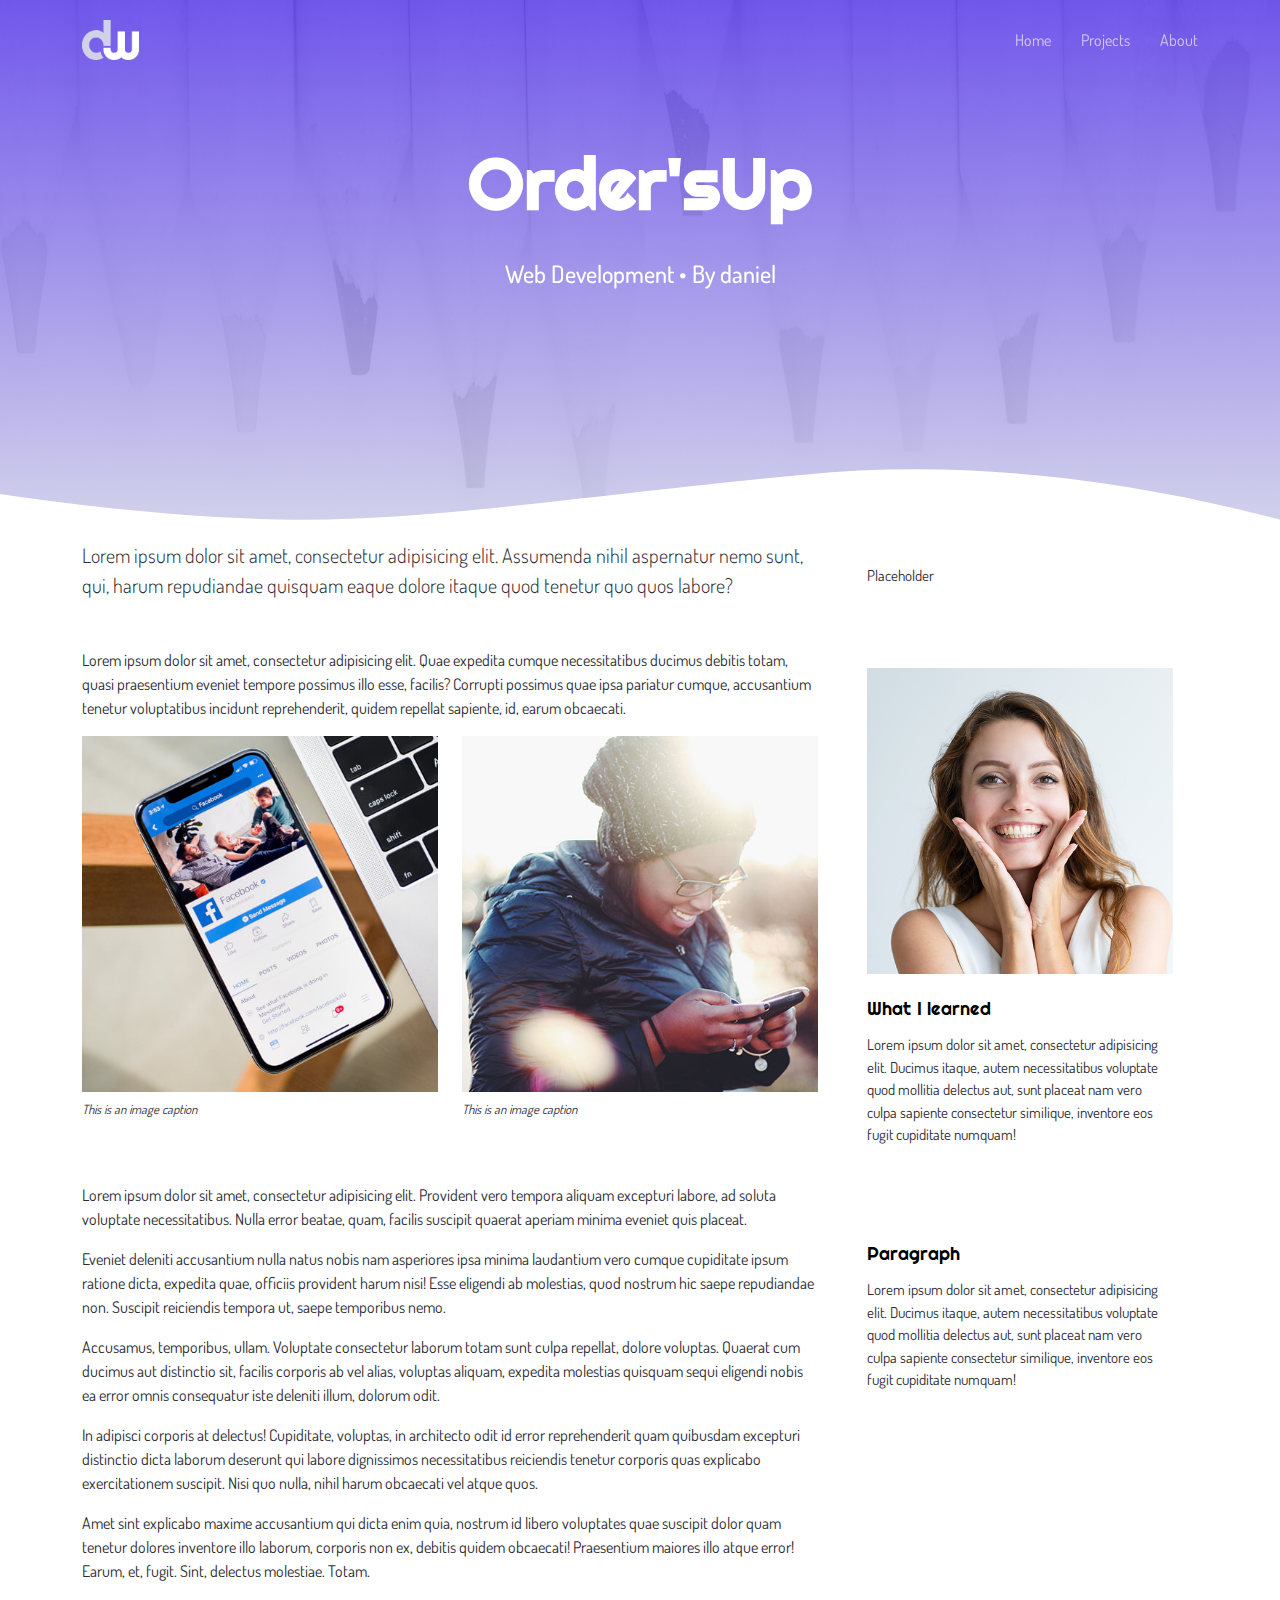
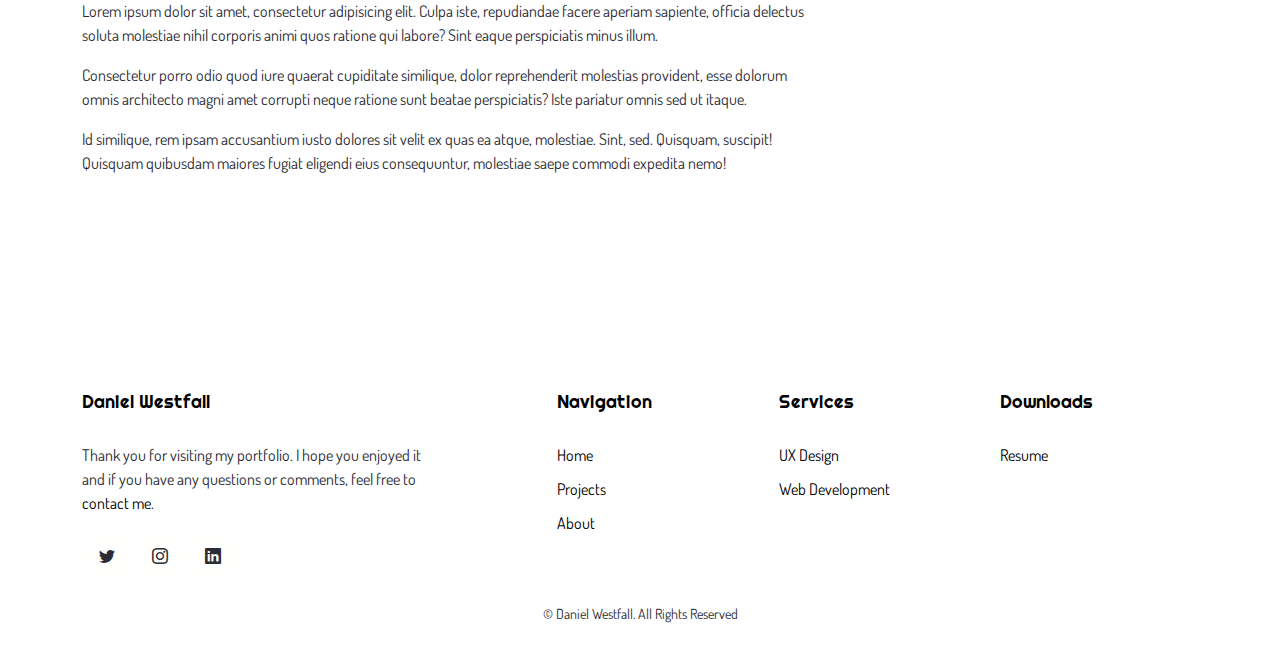
<file: ordersup.html>
<!DOCTYPE html>
<html lang="en">

<head>
  <meta charset="utf-8" />
  <meta content="width=device-width, initial-scale=1.0" name="viewport" />

  <title>OrdersUp</title>
  <meta content="" name="description" />
  <meta content="" name="keywords" />

  <!-- Favicons -->
  <link href="assets/img/favicon.png" rel="icon" />
  <link href="assets/img/apple-touch-icon.png" rel="apple-touch-icon" />

  <!-- Google Fonts -->
  <link rel="preconnect" href="https://fonts.googleapis.com" />
  <link rel="preconnect" href="https://fonts.gstatic.com" crossorigin />
  <link href="https://fonts.googleapis.com/css2?family=Dosis:wght@200;300;400;500;600;700;800&family=Righteous&display=swap" rel="stylesheet" />
  <!-- Vendor CSS Files -->
  <link href="assets/vendor/aos/aos.css" rel="stylesheet">
  <link href="assets/vendor/bootstrap/css/bootstrap.min.css" rel="stylesheet">
  <link href="assets/vendor/bootstrap-icons/bootstrap-icons.css" rel="stylesheet">
  <link href="assets/vendor/boxicons/css/boxicons.min.css" rel="stylesheet">
  <link href="assets/vendor/swiper/swiper-bundle.min.css" rel="stylesheet">

  <!-- Template Main CSS File -->
  <link href="assets/css/style.css" rel="stylesheet" />
</head>

<body>
  <!-- ======= Header ======= -->
  <header id="header" class="fixed-top d-flex align-items-center">
    <div class="container d-flex justify-content-between align-items-center">

      <div class="logo">
        <a href="index.html"><img src="assets/img/dw.png" alt="Daniel Westfall's Portfolio Logo" class="img-fluid"></a>
      </div>

      <nav id="navbar" class="navbar">
        <ul>
          <li><a class="" href="index.html">Home</a></li>
          <li><a href="projects.html">Projects</a></li>
          <li><a href="contact.html">About</a></li>
        </ul>
        <i class="bi bi-list mobile-nav-toggle"></i>
      </nav><!-- .navbar -->

    </div>
  </header><!-- End Header -->

  <main id="main">
    <!-- ======= Single Project Section ======= -->
    <section class="hero-section inner-page">
      <div class="wave">
        <svg width="1920px" height="265px" viewBox="0 0 1920 265" version="1.1" xmlns="http://www.w3.org/2000/svg" xmlns:xlink="http://www.w3.org/1999/xlink">
          <g id="Page-1" stroke="none" stroke-width="1" fill="none" fill-rule="evenodd">
            <g id="Apple-TV" transform="translate(0.000000, -402.000000)" fill="#FFFFFF">
              <path d="M0,439.134243 C175.04074,464.89273 327.944386,477.771974 458.710937,477.771974 C654.860765,477.771974 870.645295,442.632362 1205.9828,410.192501 C1429.54114,388.565926 1667.54687,411.092417 1920,477.771974 L1920,667 L1017.15166,667 L0,667 L0,439.134243 Z" id="Path"></path>
            </g>
          </g>
        </svg>
      </div>

      <div class="container">
        <div class="row align-items-center">
          <div class="col-12">
            <div class="row justify-content-center">
              <div class="col-md-10 text-center hero-text">
                <h1 data-aos="fade-up" data-aos-delay="">
                  Order'sUp
                </h1>
                <p class="mb-5" data-aos="fade-up" data-aos-delay="100">
                  Web Development &bullet; By
                  <a href="#" class="text-white">daniel</a>
                </p>
              </div>
            </div>
          </div>
        </div>
      </div>
    </section>

    <section class="site-section mb-4">
      <div class="container">
        <div class="row">
          <div class="col-md-8 blog-content">
            <p class="lead mb-5">
              Lorem ipsum dolor sit amet, consectetur
              adipisicing elit. Assumenda nihil aspernatur nemo
              sunt, qui, harum repudiandae quisquam eaque dolore
              itaque quod tenetur quo quos labore?
            </p>
            <p>
              Lorem ipsum dolor sit amet, consectetur
              adipisicing elit. Quae expedita cumque
              necessitatibus ducimus debitis totam, quasi
              praesentium eveniet tempore possimus illo esse,
              facilis? Corrupti possimus quae ipsa pariatur
              cumque, accusantium tenetur voluptatibus incidunt
              reprehenderit, quidem repellat sapiente, id, earum
              obcaecati.
            </p>

            <div class="row mb-5">
              <div class="col-md-6">
                <figure>
                  <img src="assets/img/img_1.jpg" alt="Free Website Template by Free-Template.co" class="img-fluid" />
                  <figcaption>
                    This is an image caption
                  </figcaption>
                </figure>
              </div>
              <div class="col-md-6">
                <figure>
                  <img src="assets/img/img_2.jpg" alt="Free Website Template by Free-Template.co" class="img-fluid" />
                  <figcaption>
                    This is an image caption
                  </figcaption>
                </figure>
              </div>
            </div>

            <blockquote>
              <p>
                Lorem ipsum dolor sit amet, consectetur
                adipisicing elit. Provident vero tempora
                aliquam excepturi labore, ad soluta voluptate
                necessitatibus. Nulla error beatae, quam,
                facilis suscipit quaerat aperiam minima
                eveniet quis placeat.
              </p>
            </blockquote>

            <p>
              Eveniet deleniti accusantium nulla natus nobis nam
              asperiores ipsa minima laudantium vero cumque
              cupiditate ipsum ratione dicta, expedita quae,
              officiis provident harum nisi! Esse eligendi ab
              molestias, quod nostrum hic saepe repudiandae non.
              Suscipit reiciendis tempora ut, saepe temporibus
              nemo.
            </p>
            <p>
              Accusamus, temporibus, ullam. Voluptate
              consectetur laborum totam sunt culpa repellat,
              dolore voluptas. Quaerat cum ducimus aut
              distinctio sit, facilis corporis ab vel alias,
              voluptas aliquam, expedita molestias quisquam
              sequi eligendi nobis ea error omnis consequatur
              iste deleniti illum, dolorum odit.
            </p>
            <p>
              In adipisci corporis at delectus! Cupiditate,
              voluptas, in architecto odit id error
              reprehenderit quam quibusdam excepturi distinctio
              dicta laborum deserunt qui labore dignissimos
              necessitatibus reiciendis tenetur corporis quas
              explicabo exercitationem suscipit. Nisi quo nulla,
              nihil harum obcaecati vel atque quos.
            </p>
            <p>
              Amet sint explicabo maxime accusantium qui dicta
              enim quia, nostrum id libero voluptates quae
              suscipit dolor quam tenetur dolores inventore illo
              laborum, corporis non ex, debitis quidem
              obcaecati! Praesentium maiores illo atque error!
              Earum, et, fugit. Sint, delectus molestiae. Totam.
            </p>

            <p>
              Lorem ipsum dolor sit amet, consectetur
              adipisicing elit. Culpa iste, repudiandae facere
              aperiam sapiente, officia delectus soluta
              molestiae nihil corporis animi quos ratione qui
              labore? Sint eaque perspiciatis minus illum.
            </p>
            <p>
              Consectetur porro odio quod iure quaerat
              cupiditate similique, dolor reprehenderit
              molestias provident, esse dolorum omnis architecto
              magni amet corrupti neque ratione sunt beatae
              perspiciatis? Iste pariatur omnis sed ut itaque.
            </p>
            <p>
              Id similique, rem ipsam accusantium iusto dolores
              sit velit ex quas ea atque, molestiae. Sint, sed.
              Quisquam, suscipit! Quisquam quibusdam maiores
              fugiat eligendi eius consequuntur, molestiae saepe
              commodi expedita nemo!
            </p>
            <div class="pt-5"></div>

            <div class="pt-5"></div>
          </div>
          <div class="col-md-4 sidebar">
            <div class="sidebar-box">Placeholder</div>

            <div class="sidebar-box">
              <img src="assets/img/person_1.jpg" alt="Image placeholder" class="img-fluid mb-4" />
              <h3>What I learned</h3>
              <p>
                Lorem ipsum dolor sit amet, consectetur
                adipisicing elit. Ducimus itaque, autem
                necessitatibus voluptate quod mollitia
                delectus aut, sunt placeat nam vero culpa
                sapiente consectetur similique, inventore eos
                fugit cupiditate numquam!
              </p>
              <p></p>
            </div>

            <div class="sidebar-box">
              <h3>Paragraph</h3>
              <p>
                Lorem ipsum dolor sit amet, consectetur
                adipisicing elit. Ducimus itaque, autem
                necessitatibus voluptate quod mollitia
                delectus aut, sunt placeat nam vero culpa
                sapiente consectetur similique, inventore eos
                fugit cupiditate numquam!
              </p>
            </div>
          </div>
        </div>
      </div>
    </section>
  </main>
  <!-- End #main -->

  <!-- ======= Footer ======= -->
  <footer class="footer" role="contentinfo">
    <div class="container">
      <div class="row">
        <div class="col-md-4 mb-4 mb-md-0">
          <h3>Daniel Westfall</h3>
          <p>
            Thank you for visiting my portfolio. I hope you enjoyed
            it and if you have any questions or comments, feel free
            to
            <a href="mailto: dwwestfall@protonmail.com">contact me</a>.
          </p>
          <p class="social">
            <a href="https://twitter.com/danwestfall6" target="_blank" rel="noopener noreferrer"><span class="bi bi-twitter" role="img" aria-label="Twitter"></span></a>
            <a href="https://www.instagram.com/danielwwestfall/" target="_blank" rel="noopener noreferrer"><span class="bi bi-instagram" role="img" aria-label="Instagram"></span></a>
            <a href="https://www.linkedin.com/in/danielwestfall/" target="_blank" rel="noopener noreferrer"><span class="bi bi-linkedin" role="img" aria-label="LinkedIn"></span></a>
          </p>
        </div>
        <div class="col-md-7 ms-auto">
          <div class="row site-section pt-0">
            <div class="col-md-4 mb-4 mb-md-0">
              <h3>Navigation</h3>
              <ul class="list-unstyled">
                <li><a href="index.html">Home</a></li>
                <li><a href="projects.html">Projects</a></li>
                <li><a href="contact.html">About</a></li>
              </ul>
            </div>
            <div class="col-md-4 mb-4 mb-md-0">
              <h3>Services</h3>
              <ul class="list-unstyled">
                <li>
                  <a href="projects.html">UX Design</a>
                </li>
                <li>
                  <a href="projects.html">Web Development</a>
                </li>
              </ul>
            </div>
            <div class="col-md-4 mb-4 mb-md-0">
              <h3>Downloads</h3>
              <ul class="list-unstyled">
                <li>
                  <a href="/assets/files/DWResume.pdf">Resume</a>
                </li>
              </ul>
            </div>
          </div>
        </div>
      </div>

      <div class="row justify-content-center text-center">
        <div class="col-md-7">
          <p class="copyright">
            &copy; Daniel Westfall. All Rights Reserved
          </p>
        </div>
      </div>
    </div>
  </footer>

  <a href="#" class="back-to-top d-flex align-items-center justify-content-center"><i class="bi bi-arrow-up-short"></i></a>

  <!-- Vendor JS Files -->
  <script src="assets/vendor/aos/aos.js"></script>
  <script src="assets/vendor/bootstrap/js/bootstrap.bundle.min.js"></script>
  <script src="assets/vendor/php-email-form/validate.js"></script>
  <script src="assets/vendor/swiper/swiper-bundle.min.js"></script>

  <!-- Template Main JS File -->
  <script src="assets/js/main.js"></script>
</body>

</html>
</file>
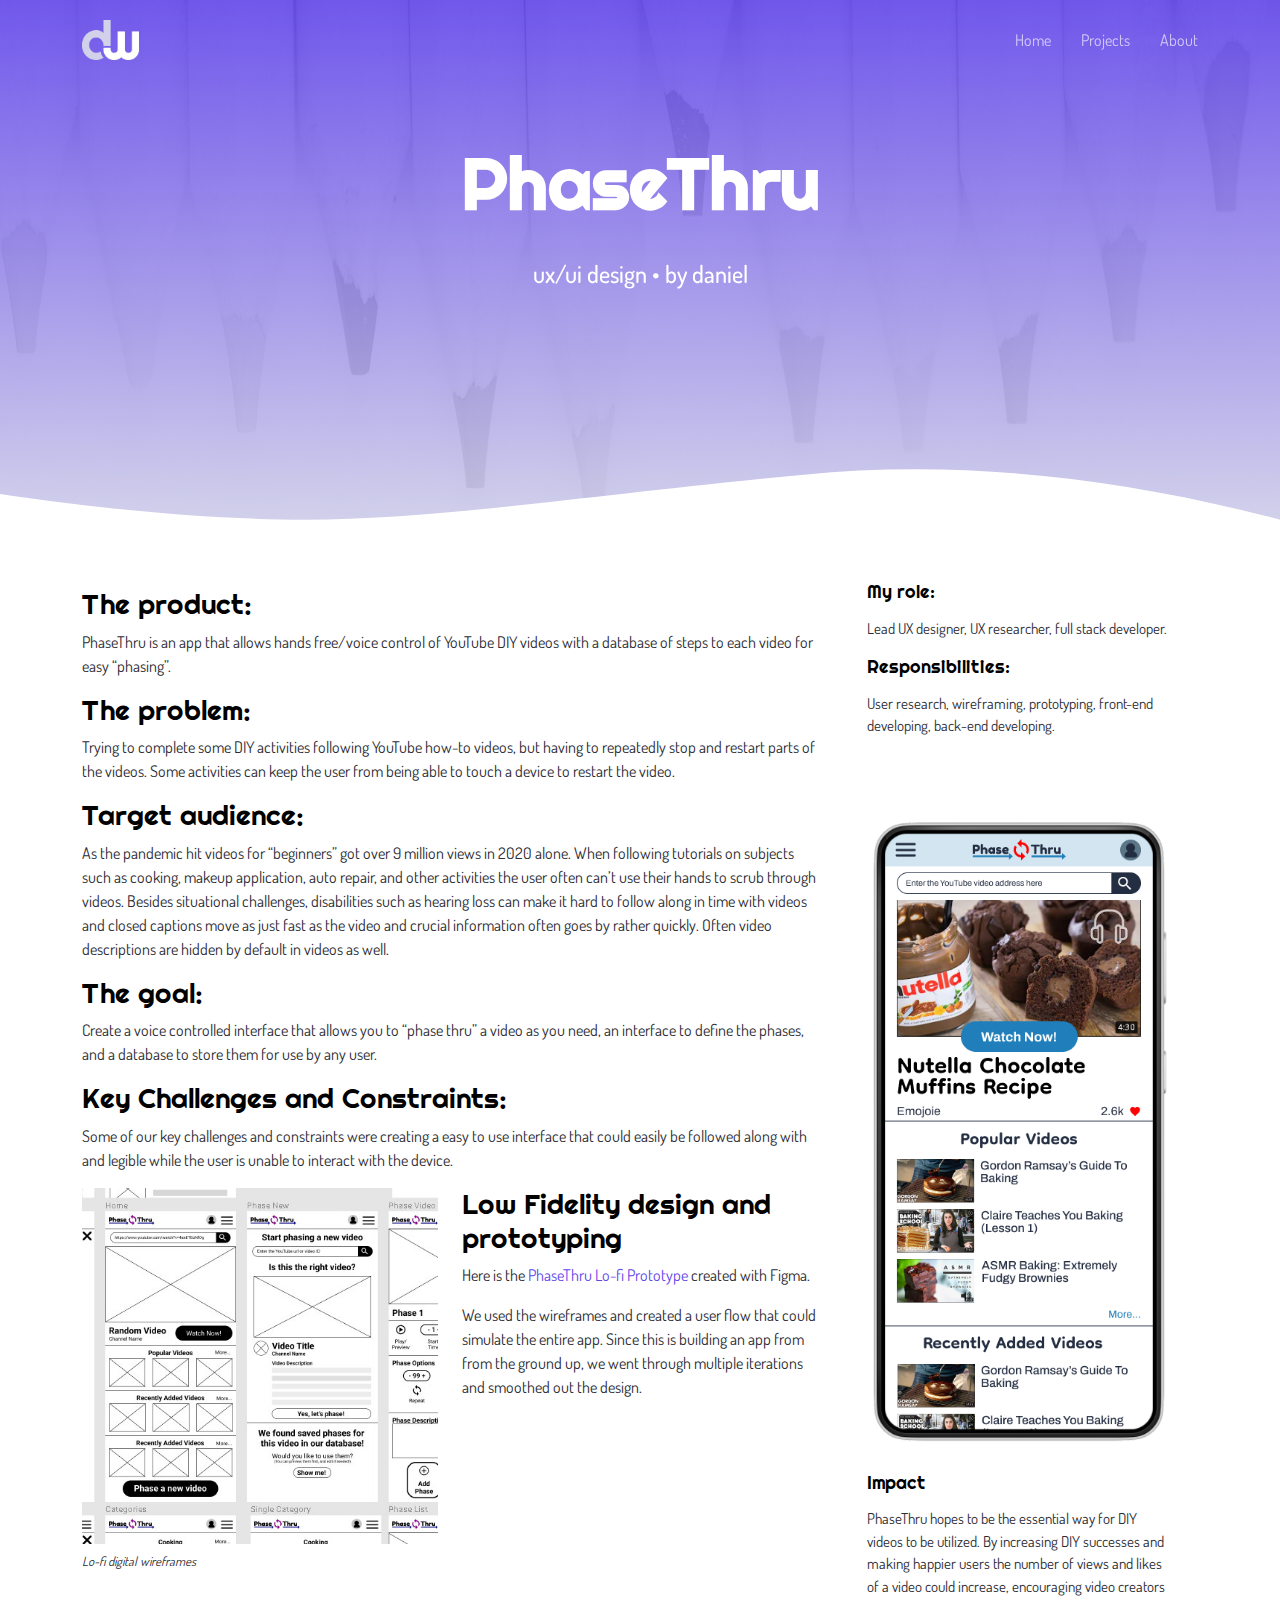
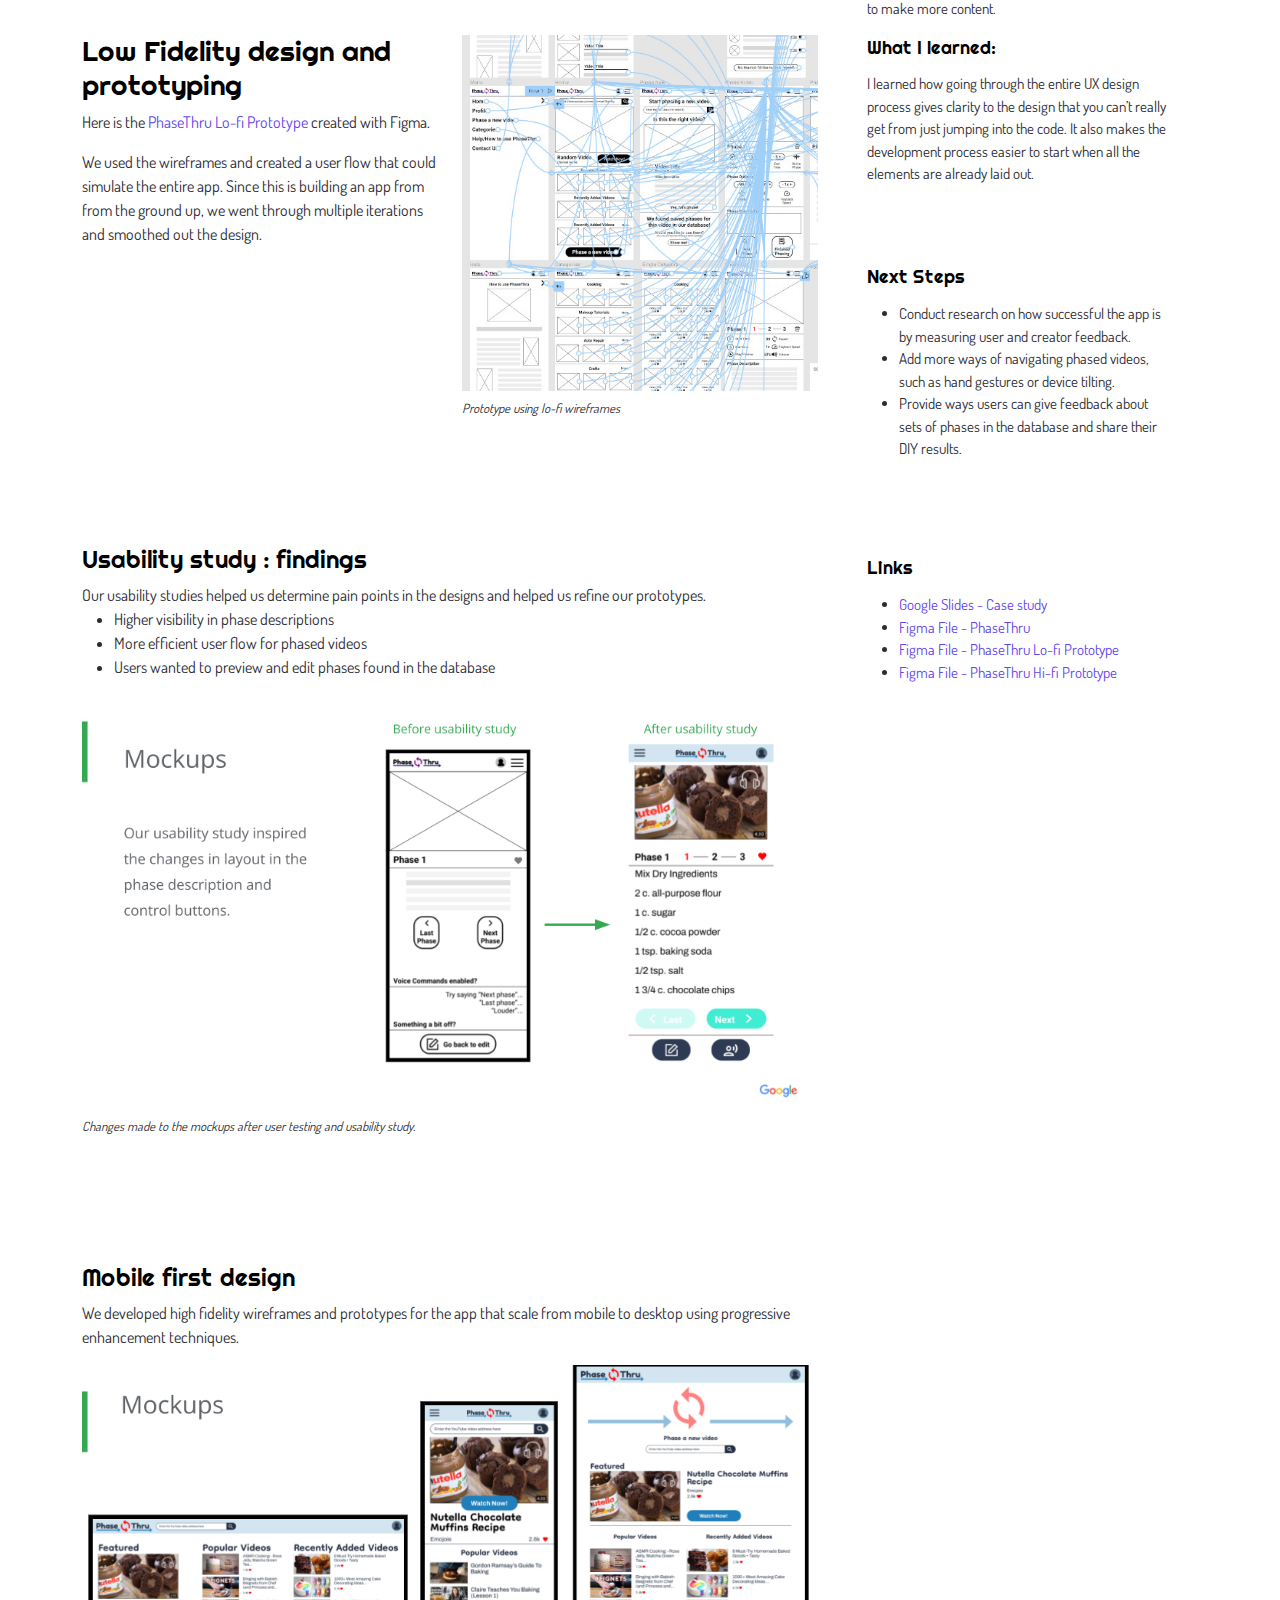
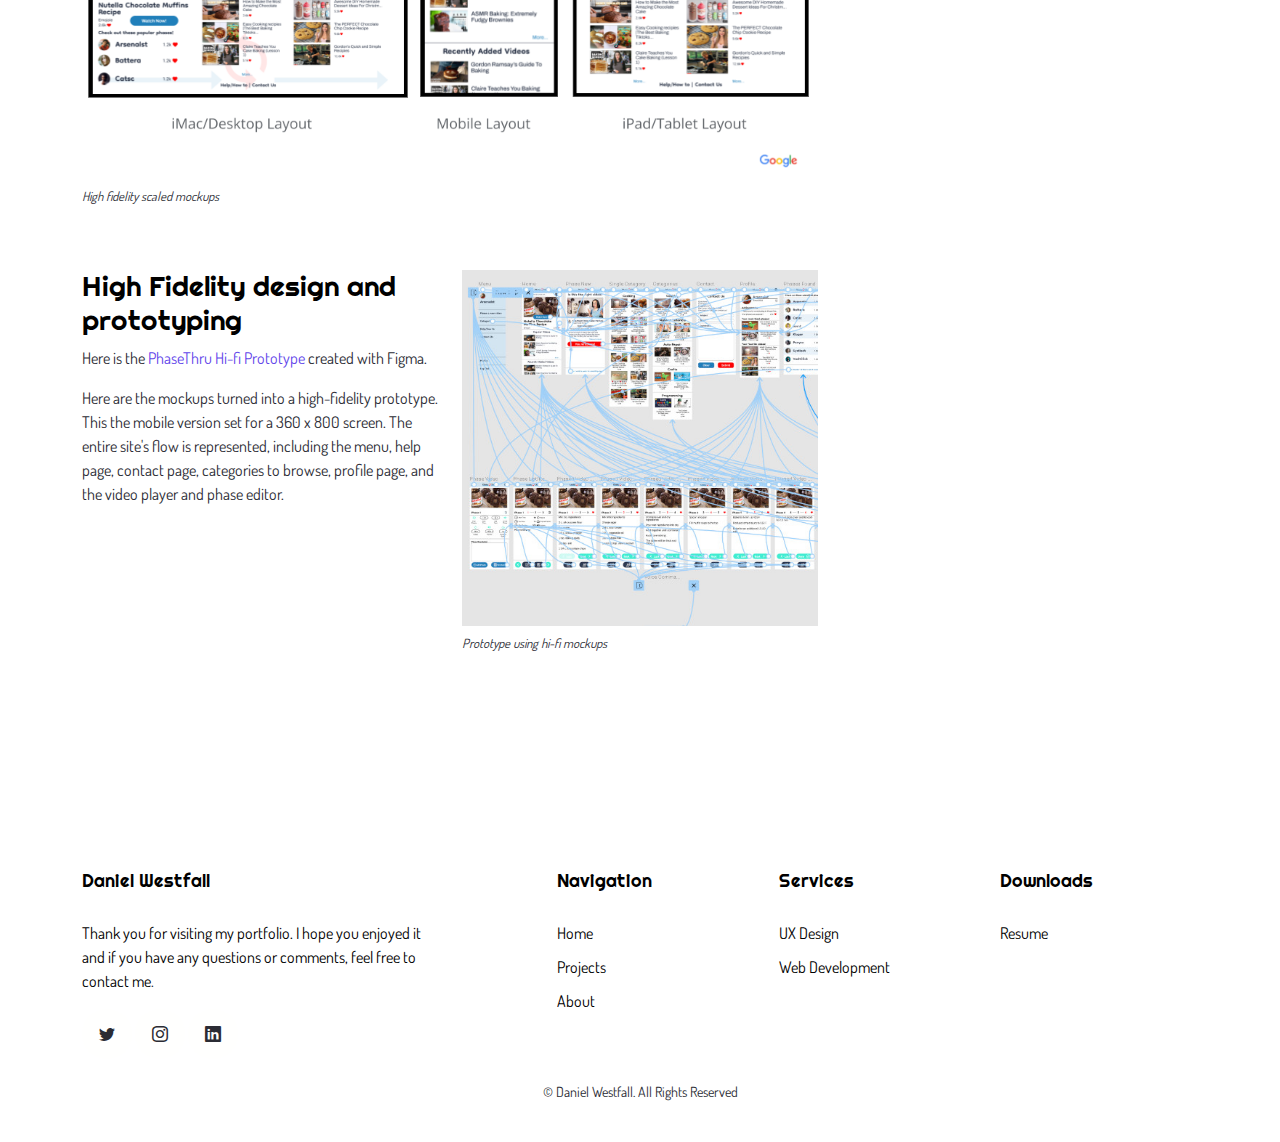
<file: phasethru.html>
<!DOCTYPE html>
<html lang="en">

<head>
  <meta charset="utf-8" />
  <meta content="width=device-width, initial-scale=1.0" name="viewport" />

  <title>PhaseThru</title>
  <meta content="" name="description" />
  <meta content="" name="keywords" />

  <!-- Favicons -->
  <link href="assets/img/favicon.png" rel="icon" />
  <link href="assets/img/apple-touch-icon.png" rel="apple-touch-icon" />

  <!-- Google Fonts -->
  <link rel="preconnect" href="https://fonts.googleapis.com" />
  <link rel="preconnect" href="https://fonts.gstatic.com" crossorigin />
  <link href="https://fonts.googleapis.com/css2?family=Dosis:wght@200;300;400;500;600;700;800&family=Righteous&display=swap" rel="stylesheet" />
  <!-- Vendor CSS Files -->
  <link href="assets/vendor/aos/aos.css" rel="stylesheet">
  <link href="assets/vendor/bootstrap/css/bootstrap.min.css" rel="stylesheet">
  <link href="assets/vendor/bootstrap-icons/bootstrap-icons.css" rel="stylesheet">
  <link href="assets/vendor/boxicons/css/boxicons.min.css" rel="stylesheet">
  <link href="assets/vendor/swiper/swiper-bundle.min.css" rel="stylesheet">

  <!-- Template Main CSS File -->
  <link href="assets/css/style.css" rel="stylesheet" />
</head>

<body>
  <!-- ======= Header ======= -->
  <header id="header" class="fixed-top d-flex align-items-center">
    <div class="container d-flex justify-content-between align-items-center">

      <div class="logo">
        <a href="index.html"><img src="assets/img/dw.png" alt="Daniel Westfall's Portfolio Logo" class="img-fluid"></a>
      </div>

      <nav id="navbar" class="navbar">
        <ul>
          <li><a class="" href="index.html">Home</a></li>
          <li><a href="projects.html">Projects</a></li>
          <li><a href="contact.html">About</a></li>
        </ul>
        <i class="bi bi-list mobile-nav-toggle"></i>
      </nav><!-- .navbar -->

    </div>
  </header><!-- End Header -->

  <main id="main">
    <!-- ======= Single Project Section ======= -->
    <section class="hero-section inner-page">
      <div class="wave">
        <svg width="1920px" height="265px" viewBox="0 0 1920 265" version="1.1" xmlns="http://www.w3.org/2000/svg" xmlns:xlink="http://www.w3.org/1999/xlink">
          <g id="Page-1" stroke="none" stroke-width="1" fill="none" fill-rule="evenodd">
            <g id="Apple-TV" transform="translate(0.000000, -402.000000)" fill="#FFFFFF">
              <path d="M0,439.134243 C175.04074,464.89273 327.944386,477.771974 458.710937,477.771974 C654.860765,477.771974 870.645295,442.632362 1205.9828,410.192501 C1429.54114,388.565926 1667.54687,411.092417 1920,477.771974 L1920,667 L1017.15166,667 L0,667 L0,439.134243 Z" id="Path"></path>
            </g>
          </g>
        </svg>
      </div>

      <div class="container">
        <div class="row align-items-center">
          <div class="col-12">
            <div class="row justify-content-center">
              <div class="col-md-10 text-center hero-text">
                <h1 data-aos="fade-up" data-aos-delay="">
                  PhaseThru
                </h1>
                <p class="mb-5" data-aos="fade-up" data-aos-delay="100">
                  ux/ui design &bullet; by
                  <a href="#" class="text-white">daniel</a>
                </p>
              </div>
            </div>
          </div>
        </div>
      </div>
    </section>

    <section class="site-section mb-4">
      <div class="container">
        <div class="row">
          <div class="col-md-8 blog-content">
            <p class="lead mb-5">
            <h3>The product:</h3>
            PhaseThru is an app that allows hands free/voice control of
            YouTube DIY videos with a database of steps to
            each video for easy “phasing”.
            </p>
            <p>
            <h3>The problem:</h3>
            Trying to complete some DIY activities following
            YouTube how-to videos, but having to repeatedly
            stop and restart parts of the videos. Some
            activities can keep the user from being able to
            touch a device to restart the video.
            </p>
            <p>
            <h3>Target audience:</h3>
            As the pandemic hit videos for “beginners” got over 9 million views in 2020 alone. When following tutorials on subjects such as cooking, makeup application, auto repair, and other activities the user often can’t use their hands to scrub through videos. Besides situational challenges, disabilities such as hearing loss can make it hard to follow along in time with videos and closed captions move as just fast as the video and crucial information often goes by rather quickly. Often video descriptions are hidden by default in videos as well.
            </p>
            <p>
            <h3>The goal:</h3>
            Create a voice controlled interface that allows
            you to “phase thru” a video as you need, an
            interface to define the phases, and a database to
            store them for use by any user.
            </p>
            <p>
            <h3>Key Challenges and Constraints:</h3>
            Some of our key challenges and constraints were creating a easy to use interface that could easily be followed along with and legible while the user is unable to interact with the device.
            </p>

            <div class="row mb-5">
              <div class="col-md-6">
                <figure>
                  <img src="assets/img/PhaseThru_img_1.jpg" alt="PhaseThru Wireframes" class="img-fluid" />
                  <figcaption>
                    Lo-fi digital wireframes
                  </figcaption>
                </figure>
              </div>
              <div class="col-md-6">

                <blockquote>
                  <h3>Low Fidelity design and prototyping</h3>
                  <p>
                    Here is the
                    <a href="https://www.figma.com/proto/HLTg2WcXzEYG032nv1lV8R/PhaseThru?page-id=0%3A1&node-id=2%3A2&viewport=241%2C48%2C0.5&scaling=scale-down&starting-point-node-id=2%3A2" target="_blank" rel="noopener noreferrer">
                      PhaseThru Lo-fi Prototype</a>
                    created with Figma.
                  </p>
                  <p>
                    We used the wireframes and created a user
                    flow that could simulate the entire app.
                    Since this is building an app from from the
                    ground up, we went through multiple
                    iterations and smoothed out the design.
                  </p>
                </blockquote>
              </div>
            </div>

            <div class="row mb-5">
              <div class="col-md-6">
                <blockquote>
                  <h3>Low Fidelity design and prototyping</h3>
                  <p>
                    Here is the
                    <a href="https://www.figma.com/proto/HLTg2WcXzEYG032nv1lV8R/PhaseThru?page-id=0%3A1&node-id=2%3A2&viewport=241%2C48%2C0.5&scaling=scale-down&starting-point-node-id=2%3A2" target="_blank" rel="noopener noreferrer">
                      PhaseThru Lo-fi Prototype</a>
                    created with Figma.
                  </p>
                  <p>
                    We used the wireframes and created a user
                    flow that could simulate the entire app.
                    Since this is building an app from from the
                    ground up, we went through multiple
                    iterations and smoothed out the design.
                  </p>
                </blockquote>
              </div>
              <div class="col-md-6">
                <figure>
                  <img src="assets/img/PhaseThru_img_2.jpg" alt="PhaseThru Lo-fi prototype" class="img-fluid" />
                  <figcaption>
                    Prototype using lo-fi wireframes
                  </figcaption>
                </figure>
              </div>

            </div>

            <div class="pt-5">

              <p>
              <h4>Usability study : findings</h4>
              Our usability studies helped us determine pain points in the designs and helped us refine our prototypes.
              <ul>
                <li>Higher visibility in phase descriptions</li>
                <li>More efficient user flow for phased videos</li>
                <li>Users wanted to preview and edit phases found in the database</li>
              </ul>
              </p>

            </div>
            <div class="row mb-5">
              <div class="col-md-12">
                <figure>
                  <img src="assets/img/PhaseThru_mockup_changes.png" alt="Image showing changes after usability study" class="img-fluid" />
                  <figcaption>
                    Changes made to the mockups after user testing and usability study.
                  </figcaption>
                </figure>
              </div>
            </div>

            <div class="pt-5">

              <p>
              <h4>Mobile first design</h4>
              We developed high fidelity wireframes and prototypes for the app that scale from mobile to desktop using progressive enhancement techniques.

              </p>

            </div>

            <div class="row mb-5">
              <div class="col-md-12">
                <figure>
                  <img src="assets/img/PhaseThru_scaling_mockups.png" alt="PhaseThru High fidelity scaled mockups" class="img-fluid" />
                  <figcaption>
                    High fidelity scaled mockups
                  </figcaption>
                </figure>
              </div>
            </div>

            <div class="row mb-5">
              <div class="col-md-6">
                <blockquote>
                  <h3>High Fidelity design and prototyping</h3>
                  <p>
                    Here is the
                    <a href="https://www.figma.com/proto/HLTg2WcXzEYG032nv1lV8R/PhaseThru?page-id=67%3A135&node-id=116%3A877&viewport=241%2C48%2C0.25&scaling=scale-down&starting-point-node-id=80%3A645" target="_blank" rel="noopener noreferrer">
                      PhaseThru Hi-fi Prototype</a>
                    created with Figma.
                  </p>
                  <p>
                    Here are the mockups turned into a high-fidelity prototype. This the mobile version set for a 360 x 800 screen. The entire site's flow is represented, including the menu, help page, contact page, categories to browse, profile page, and the video player and phase editor.
                  </p>
                </blockquote>
              </div>
              <div class="col-md-6">
                <figure>
                  <img src="assets/img/PhaseThru_img_3.jpg" alt="PhaseThru hi-fi prototype" class="img-fluid" />
                  <figcaption>
                    Prototype using hi-fi mockups
                  </figcaption>
                </figure>
              </div>

            </div>

            <div class="pt-5"></div>
          </div>
          <div class="col-md-4 sidebar">
            <div class="sidebar-box">
              <p>
              <h3>My role:</h3>
              Lead UX designer, UX researcher, full stack
              developer.
              </p>
              <p>
              <h3>Responsibilities:</h3>
              User research, wireframing, prototyping,
              front-end developing, back-end developing.
              </p>
            </div>

            <div class="sidebar-box">
              <img src="assets/img/PhaseThru_Preview.png" alt="PhaseThru Preview" class="img-fluid mb-4" />
              <h3>Impact</h3>
              <p>
                PhaseThru hopes to be the essential way for
                DIY videos to be utilized. By increasing DIY
                successes and making happier users the number
                of views and likes of a video could increase,
                encouraging video creators to make more
                content.
              </p>

              <h3>What I learned:</h3>
              <p>
                I learned how going through the entire UX
                design process gives clarity to the design
                that you can’t really get from just jumping
                into the code. It also makes the development
                process easier to start when all the elements
                are already laid out.
              </p>
            </div>

            <div class="sidebar-box">
              <h3>Next Steps</h3>
              <p>
              <ul>
                <li>
                  Conduct research on how successful the app is by measuring user and creator feedback.

                </li>
                <li>
                  Add more ways of navigating phased videos, such as hand gestures or device tilting.

                </li>
                <li>

                  Provide ways users can give feedback about sets of phases in the database and share their DIY results.
                </li>
              </ul>
              </p>
            </div>

            <div class="sidebar-box">
              <h3>Links</h3>
              <p>
              <ul>
                <li><a href="https://docs.google.com/presentation/d/1ZA97hmnAqaKhyMeB-IKYA233r94LAf2SWwqux0Kz1n0/edit?usp=sharing" target="_blank" rel="noopener noreferrer">Google Slides - Case study</a></li>

                <li>
                  <a href="https://www.figma.com/file/HLTg2WcXzEYG032nv1lV8R/PhaseThru?node-id=0%3A1" target="_blank" rel="noopener noreferrer">
                    Figma File - PhaseThru
                  </a>

                </li>
                <li>
                  <a href="https://www.figma.com/proto/HLTg2WcXzEYG032nv1lV8R/PhaseThru?page-id=0%3A1&node-id=2%3A2&viewport=241%2C48%2C0.5&scaling=scale-down&starting-point-node-id=2%3A2" target="_blank" rel="noopener noreferrer">

                    Figma File - PhaseThru Lo-fi Prototype
                  </a>
                </li>

                <li>
                  <a href="https://www.figma.com/proto/HLTg2WcXzEYG032nv1lV8R/PhaseThru?page-id=67%3A135&node-id=80%3A645&viewport=241%2C48%2C0.25&scaling=scale-down&starting-point-node-id=80%3A645" target="_blank" rel="noopener noreferrer">
                    Figma File - PhaseThru Hi-fi Prototype
                </li>
              </ul>
              </p>
            </div>

          </div>
        </div>
      </div>
    </section>
  </main>
  <!-- End #main -->

  <!-- ======= Footer ======= -->
  <footer class="footer" role="contentinfo">
    <div class="container">
      <div class="row">
        <div class="col-md-4 mb-4 mb-md-0">
          <h3>Daniel Westfall</h3>
          <p>
            Thank you for visiting my portfolio. I hope you enjoyed
            it and if you have any questions or comments, feel free
            to
            <a href="mailto: dwwestfall@protonmail.com">contact me</a>.
          </p>
          <p class="social">
            <a href="https://twitter.com/danwestfall6" target="_blank" rel="noopener noreferrer"><span class="bi bi-twitter" role="img" aria-label="Twitter"></span></a>
            <a href="https://www.instagram.com/danielwwestfall/" target="_blank" rel="noopener noreferrer"><span class="bi bi-instagram" role="img" aria-label="Instagram"></span></a>
            <a href="https://www.linkedin.com/in/danielwestfall/" target="_blank" rel="noopener noreferrer"><span class="bi bi-linkedin" role="img" aria-label="LinkedIn"></span></a>
          </p>
        </div>
        <div class="col-md-7 ms-auto">
          <div class="row site-section pt-0">
            <div class="col-md-4 mb-4 mb-md-0">
              <h3>Navigation</h3>
              <ul class="list-unstyled">
                <li><a href="index.html">Home</a></li>
                <li><a href="projects.html">Projects</a></li>
                <li><a href="contact.html">About</a></li>
              </ul>
            </div>
            <div class="col-md-4 mb-4 mb-md-0">
              <h3>Services</h3>
              <ul class="list-unstyled">
                <li>
                  <a href="projects.html">UX Design</a>
                </li>
                <li>
                  <a href="projects.html">Web Development</a>
                </li>
              </ul>
            </div>
            <div class="col-md-4 mb-4 mb-md-0">
              <h3>Downloads</h3>
              <ul class="list-unstyled">
                <li>
                  <a href="/assets/files/DWResume.pdf">Resume</a>
                </li>
              </ul>
            </div>
          </div>
        </div>
      </div>

      <div class="row justify-content-center text-center">
        <div class="col-md-7">
          <p class="copyright">
            &copy; Daniel Westfall. All Rights Reserved
          </p>
        </div>
      </div>
    </div>
  </footer>

  <a href="#" class="back-to-top d-flex align-items-center justify-content-center"><i class="bi bi-arrow-up-short"></i></a>

  <!-- Vendor JS Files -->
  <script src="assets/vendor/aos/aos.js"></script>
  <script src="assets/vendor/bootstrap/js/bootstrap.bundle.min.js"></script>
  <script src="assets/vendor/php-email-form/validate.js"></script>
  <script src="assets/vendor/swiper/swiper-bundle.min.js"></script>

  <!-- Template Main JS File -->
  <script src="assets/js/main.js"></script>
</body>

</html>
</file>
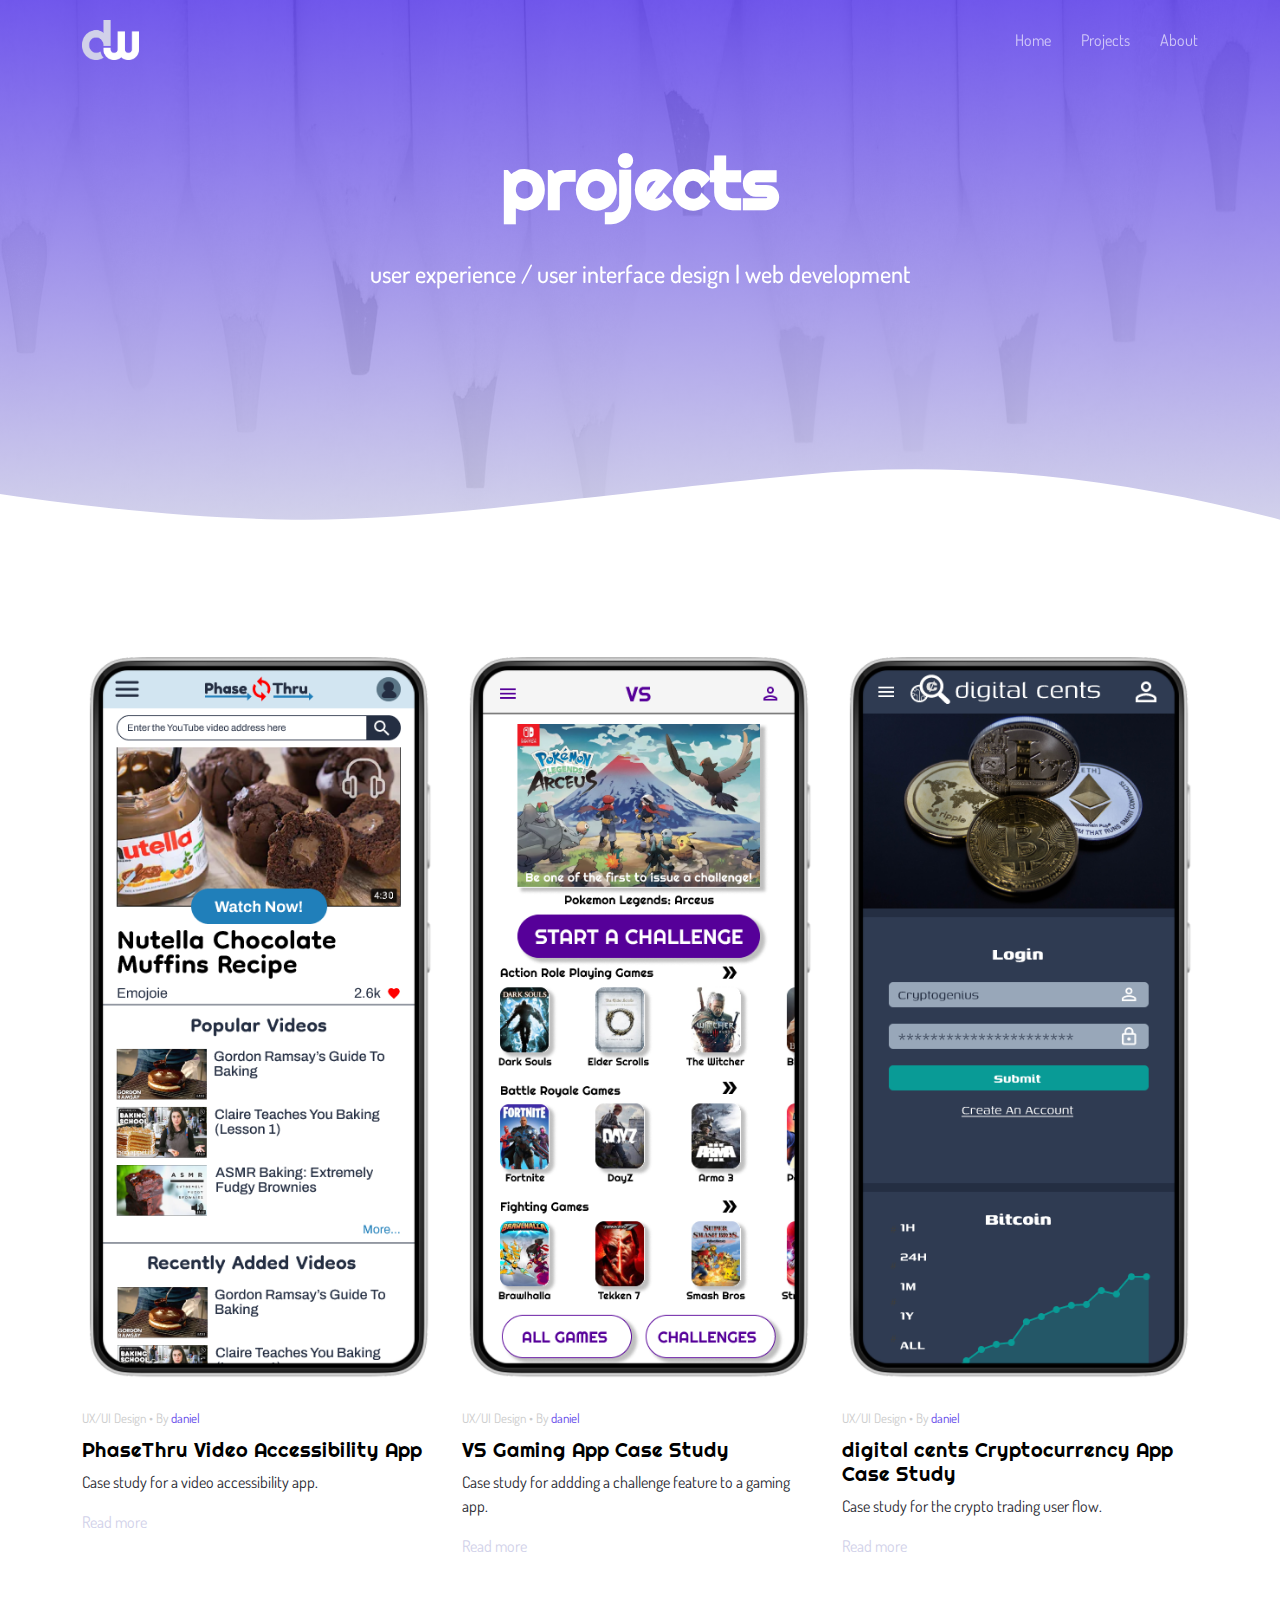
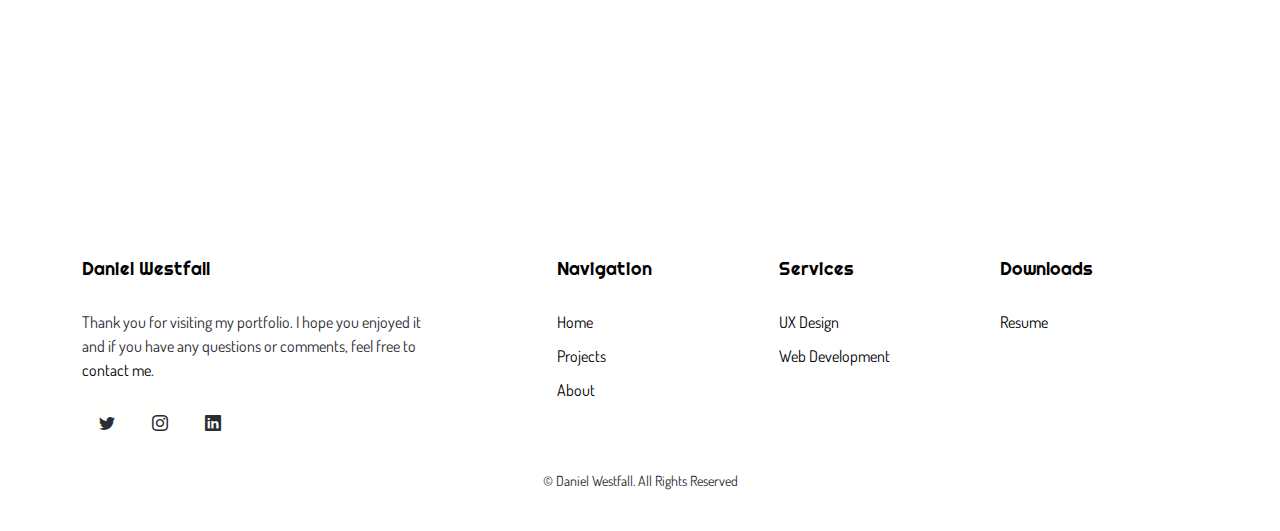
<file: projects.html>
<!DOCTYPE html>
<html lang="en">

<head>
  <meta charset="utf-8" />
  <meta content="width=device-width, initial-scale=1.0" name="viewport" />

  <title>Blog - SoftLand Bootstrap Template</title>
  <meta content="" name="description" />
  <meta content="" name="keywords" />

  <!-- Favicons -->
  <link href="assets/img/favicon.png" rel="icon" />
  <link href="assets/img/apple-touch-icon.png" rel="apple-touch-icon" />

  <!-- Google Fonts -->
  <link rel="preconnect" href="https://fonts.googleapis.com" />
  <link rel="preconnect" href="https://fonts.gstatic.com" crossorigin />
  <link href="https://fonts.googleapis.com/css2?family=Dosis:wght@200;300;400;500;600;700;800&family=Righteous&display=swap" rel="stylesheet" />
  <!-- Vendor CSS Files -->
  <link href="assets/vendor/aos/aos.css" rel="stylesheet">
  <link href="assets/vendor/bootstrap/css/bootstrap.min.css" rel="stylesheet">
  <link href="assets/vendor/bootstrap-icons/bootstrap-icons.css" rel="stylesheet">
  <link href="assets/vendor/boxicons/css/boxicons.min.css" rel="stylesheet">
  <link href="assets/vendor/swiper/swiper-bundle.min.css" rel="stylesheet">

  <!-- Template Main CSS File -->
  <link href="assets/css/style.css" rel="stylesheet" />
</head>

<body>
  <!-- ======= Header ======= -->
  <header id="header" class="fixed-top d-flex align-items-center">
    <div class="container d-flex justify-content-between align-items-center">

      <div class="logo">
        <a href="index.html"><img src="assets/img/dw.png" alt="Daniel Westfall's Portfolio Logo" class="img-fluid"></a>
      </div>

      <nav id="navbar" class="navbar">
        <ul>
          <li><a class="" href="index.html">Home</a></li>
          <li><a href="projects.html">Projects</a></li>
          <li><a href="contact.html">About</a></li>
        </ul>
        <i class="bi bi-list mobile-nav-toggle"></i>
      </nav><!-- .navbar -->

    </div>
  </header><!-- End Header -->

  <main id="main">
    <!-- ======= Projects Section ======= -->
    <section class="hero-section inner-page">
      <div class="wave">
        <svg width="1920px" height="265px" viewBox="0 0 1920 265" version="1.1" xmlns="http://www.w3.org/2000/svg" xmlns:xlink="http://www.w3.org/1999/xlink">
          <g id="Page-1" stroke="none" stroke-width="1" fill="none" fill-rule="evenodd">
            <g id="Apple-TV" transform="translate(0.000000, -402.000000)" fill="#FFFFFF">
              <path d="M0,439.134243 C175.04074,464.89273 327.944386,477.771974 458.710937,477.771974 C654.860765,477.771974 870.645295,442.632362 1205.9828,410.192501 C1429.54114,388.565926 1667.54687,411.092417 1920,477.771974 L1920,667 L1017.15166,667 L0,667 L0,439.134243 Z" id="Path"></path>
            </g>
          </g>
        </svg>
      </div>

      <div class="container">
        <div class="row align-items-center">
          <div class="col-12">
            <div class="row justify-content-center">
              <div class="col-md-7 text-center hero-text">
                <h1 data-aos="fade-up" data-aos-delay="">
                  projects
                </h1>
                <p class="mb-5" data-aos="fade-up" data-aos-delay="100">
                  user experience / user interface design
                  | web development
                </p>
              </div>
            </div>
          </div>
        </div>
      </div>
    </section>

    <section class="section">
      <div class="container">
        <div class="row mb-5">
          <div class="col-md-4">
            <div class="post-entry">
              <!-- PhaseThru -->
              <a href="phasethru.html" class="d-block mb-4">
                <img src="assets/img/PhaseThru_Preview.png" alt="Image" class="img-fluid" />
              </a>
              <div class="post-text">
                <span class="post-meta">UX/UI Design &bullet; By
                  <a href="contact.html">daniel</a></span>
                <h3>
                  <a href="phasethru.html">PhaseThru Video Accessibility
                    App</a>
                </h3>
                <p>
                  Case study for a video accessibility
                  app.
                </p>
                <p>
                  <a href="phasethru.html" class="readmore">Read more</a>
                </p>
              </div>
            </div>
          </div>
          <div class="col-md-4">
            <div class="post-entry">
              <a href="vs.html" class="d-block mb-4">
                <img src="assets/img/VS_Preview.png" alt="Image" class="img-fluid" />
              </a>
              <div class="post-text">
                <span class="post-meta">UX/UI Design &bullet; By
                  <a href="contact.html">daniel</a></span>
                <h3>
                  <a href="vs.html">VS Gaming App Case Study</a>
                </h3>
                <p>
                  Case study for addding a challenge
                  feature to a gaming app.
                </p>
                <p>
                  <a href="vs.html" class="readmore">Read more</a>
                </p>
              </div>
            </div>
          </div>
          <div class="col-md-4">
            <div class="post-entry">
              <a href="digitalcents.html" class="d-block mb-4">
                <img src="assets/img/DC_Preview.png" alt="Image" class="img-fluid" />
              </a>
              <div class="post-text">
                <span class="post-meta">UX/UI Design &bullet; By
                  <a href="contact.html">daniel</a></span>
                <h3>
                  <a href="digitalcents.html">digital cents Cryptocurrency App
                    Case Study</a>
                </h3>
                <p>
                  Case study for the crypto trading user
                  flow.
                </p>
                <p>
                  <a href="digitalcents.html" class="readmore">Read more</a>
                </p>
              </div>
            </div>
          </div>

          <!-- <div class="col-md-4">
					<div class="post-entry">
						<a href="coffeetalk.html" class="d-block mb-4">
							<img
								src="assets/img/CTlogo_Preview.png"
								alt="Image"
								class="img-fluid"
							/>
						</a>
						<div class="post-text">
							<span class="post-meta"
								>Logo Design and Branding &bullet; By
								<a href="contact.html">daniel</a></span
							>
							<h3>
								<a href="coffeetalk.html"
									>Coffee Talk Logo and Brand
									identity</a
								>
							</h3>
							<p>
								Logo and brand development of company
								logo and brand identity.
							</p>
							<p>
								<a
									href="coffeetalk.html"
									class="readmore"
									>Read more</a
								>
							</p>
						</div>
					</div>
				</div> -->

          <!-- <div class="col-md-4">
					<div class="post-entry">
						<a
							href="realtimebustracker.html"
							class="d-block mb-4"
						>
							<img
								src="assets/img/BusTracker_Preview.png"
								alt="Image"
								class="img-fluid"
							/>
						</a>
						<div class="post-text">
							<span class="post-meta"
								>Web Development &bullet; By
								<a href="contact.html">daniel</a></span
							>
							<h3>
								<a href="realtimebustracker.html"
									>London Real Time Bus Tracker</a
								>
							</h3>
							<p>
								Web app to track real time bus movement
								in London using the TfL API.
							</p>
							<p>
								<a
									href="realtimebustracker.html"
									class="readmore"
									>Read more</a
								>
							</p>
						</div>
					</div>
				</div> -->

          <!-- <div class="col-md-4">
					<div class="post-entry">
						<a href="ordersup.html" class="d-block mb-4">
							<img
								src="assets/img/Ordersup_Preview.png"
								alt="Image"
								class="img-fluid"
							/>
						</a>
						<div class="post-text">
							<span class="post-meta"
								>Web Development &bullet; By
								<a href="contact.html">daniel</a></span
							>
							<h3>
								<a href="ordersup.html"
									>Order's Up Full Stack Food
									Ordering App</a
								>
							</h3>
							<p>
								Online ordering app for food delivery
								built with the MERN stack.
							</p>
							<p>
								<a href="ordersup.html" class="readmore"
									>Read more</a
								>
							</p>
						</div>
					</div>
				</div> -->
        </div>
      </div>
    </section>
  </main>
  <!-- End #main -->

  <!-- ======= Footer ======= -->
  <footer class="footer" role="contentinfo">
    <div class="container">
      <div class="row">
        <div class="col-md-4 mb-4 mb-md-0">
          <h3>Daniel Westfall</h3>
          <p>
            Thank you for visiting my portfolio. I hope you enjoyed
            it and if you have any questions or comments, feel free
            to
            <a href="mailto: dwwestfall@protonmail.com">contact me</a>.
          </p>
          <p class="social">
            <a href="https://twitter.com/danwestfall6" target="_blank" rel="noopener noreferrer"><span class="bi bi-twitter" role="img" aria-label="Twitter"></span></a>
            <a href="https://www.instagram.com/danielwwestfall/" target="_blank" rel="noopener noreferrer"><span class="bi bi-instagram" role="img" aria-label="Instagram"></span></a>
            <a href="https://www.linkedin.com/in/danielwestfall/" target="_blank" rel="noopener noreferrer"><span class="bi bi-linkedin" role="img" aria-label="LinkedIn"></span></a>
          </p>
        </div>
        <div class="col-md-7 ms-auto">
          <div class="row site-section pt-0">
            <div class="col-md-4 mb-4 mb-md-0">
              <h3>Navigation</h3>
              <ul class="list-unstyled">
                <li><a href="index.html">Home</a></li>
                <li><a href="projects.html">Projects</a></li>
                <li><a href="contact.html">About</a></li>
              </ul>
            </div>
            <div class="col-md-4 mb-4 mb-md-0">
              <h3>Services</h3>
              <ul class="list-unstyled">
                <li>
                  <a href="projects.html">UX Design</a>
                </li>
                <li>
                  <a href="projects.html">Web Development</a>
                </li>
              </ul>
            </div>
            <div class="col-md-4 mb-4 mb-md-0">
              <h3>Downloads</h3>
              <ul class="list-unstyled">
                <li>
                  <a href="/assets/files/DWResume.pdf">Resume</a>
                </li>
              </ul>
            </div>
          </div>
        </div>
      </div>

      <div class="row justify-content-center text-center">
        <div class="col-md-7">
          <p class="copyright">
            &copy; Daniel Westfall. All Rights Reserved
          </p>
        </div>
      </div>
    </div>
  </footer>

  <a href="#" class="back-to-top d-flex align-items-center justify-content-center"><i class="bi bi-arrow-up-short"></i></a>

  <!-- Vendor JS Files -->
  <script src="assets/vendor/aos/aos.js"></script>
  <script src="assets/vendor/bootstrap/js/bootstrap.bundle.min.js"></script>
  <script src="assets/vendor/php-email-form/validate.js"></script>
  <script src="assets/vendor/swiper/swiper-bundle.min.js"></script>

  <!-- Template Main JS File -->
  <script src="assets/js/main.js"></script>
</body>

</html>
</file>
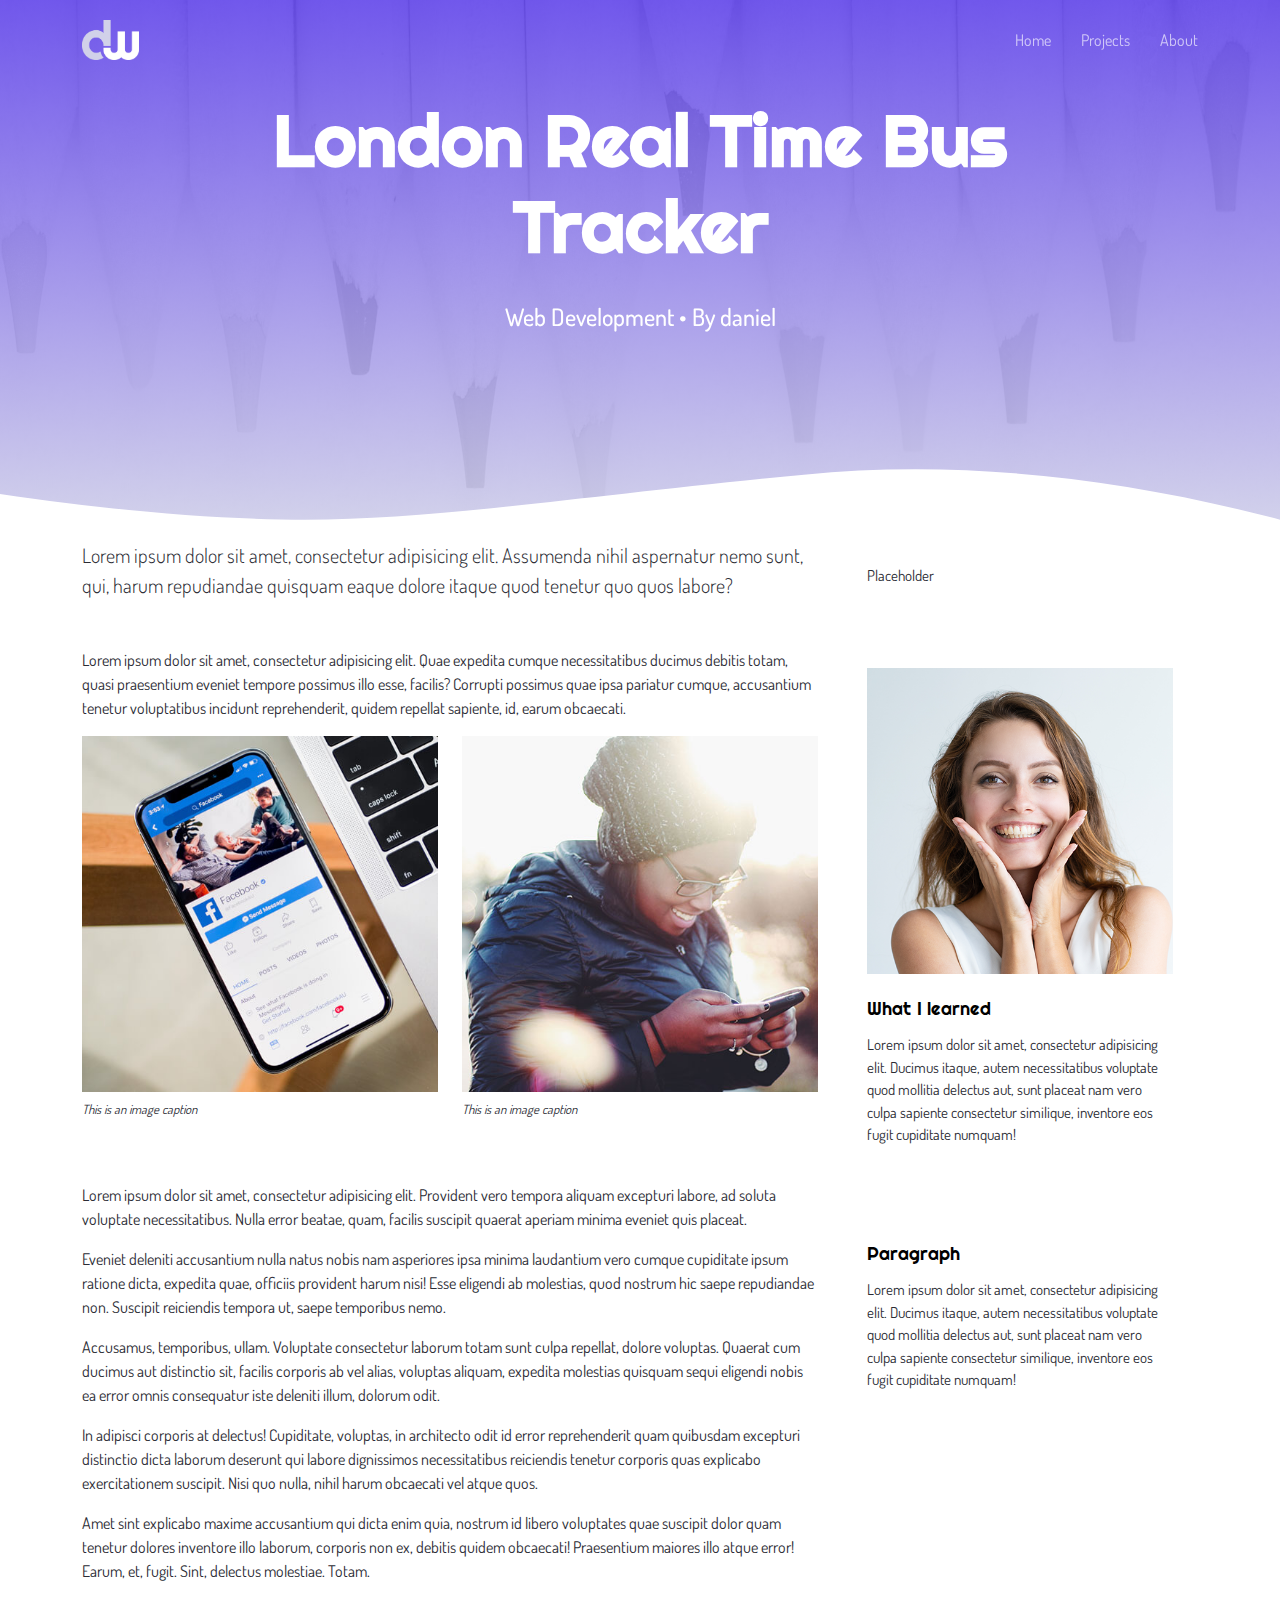
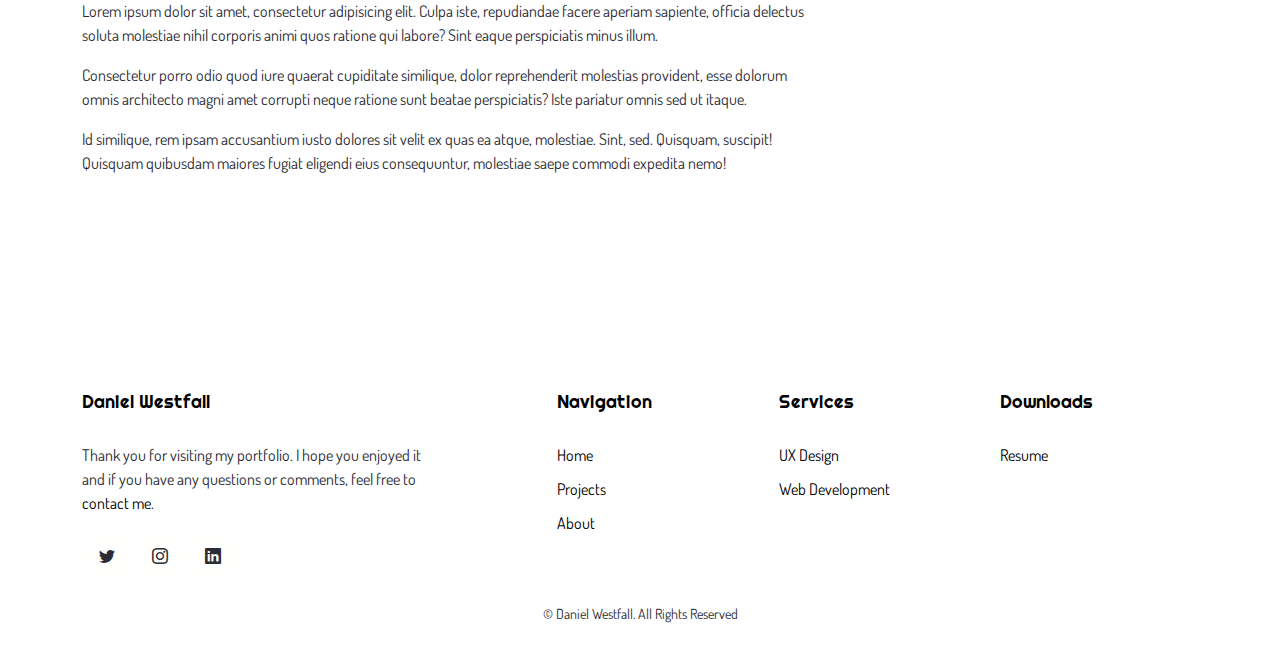
<file: realtimebustracker.html>
<!DOCTYPE html>
<html lang="en">

<head>
  <meta charset="utf-8" />
  <meta content="width=device-width, initial-scale=1.0" name="viewport" />

  <title>London Real Time Bus Tracker</title>
  <meta content="" name="description" />
  <meta content="" name="keywords" />

  <!-- Favicons -->
  <link href="assets/img/favicon.png" rel="icon" />
  <link href="assets/img/apple-touch-icon.png" rel="apple-touch-icon" />

  <!-- Google Fonts -->
  <link rel="preconnect" href="https://fonts.googleapis.com" />
  <link rel="preconnect" href="https://fonts.gstatic.com" crossorigin />
  <link href="https://fonts.googleapis.com/css2?family=Dosis:wght@200;300;400;500;600;700;800&family=Righteous&display=swap" rel="stylesheet" />
  <!-- Vendor CSS Files -->
  <link href="assets/vendor/aos/aos.css" rel="stylesheet">
  <link href="assets/vendor/bootstrap/css/bootstrap.min.css" rel="stylesheet">
  <link href="assets/vendor/bootstrap-icons/bootstrap-icons.css" rel="stylesheet">
  <link href="assets/vendor/boxicons/css/boxicons.min.css" rel="stylesheet">
  <link href="assets/vendor/swiper/swiper-bundle.min.css" rel="stylesheet">

  <!-- Template Main CSS File -->
  <link href="assets/css/style.css" rel="stylesheet" />
</head>

<body>
  <!-- ======= Header ======= -->
  <header id="header" class="fixed-top d-flex align-items-center">
    <div class="container d-flex justify-content-between align-items-center">

      <div class="logo">
        <a href="index.html"><img src="assets/img/dw.png" alt="Daniel Westfall's Portfolio Logo" class="img-fluid"></a>
      </div>

      <nav id="navbar" class="navbar">
        <ul>
          <li><a class="" href="index.html">Home</a></li>
          <li><a href="projects.html">Projects</a></li>
          <li><a href="contact.html">About</a></li>
        </ul>
        <i class="bi bi-list mobile-nav-toggle"></i>
      </nav><!-- .navbar -->

    </div>
  </header><!-- End Header -->

  <main id="main">
    <!-- ======= Single Project Section ======= -->
    <section class="hero-section inner-page">
      <div class="wave">
        <svg width="1920px" height="265px" viewBox="0 0 1920 265" version="1.1" xmlns="http://www.w3.org/2000/svg" xmlns:xlink="http://www.w3.org/1999/xlink">
          <g id="Page-1" stroke="none" stroke-width="1" fill="none" fill-rule="evenodd">
            <g id="Apple-TV" transform="translate(0.000000, -402.000000)" fill="#FFFFFF">
              <path d="M0,439.134243 C175.04074,464.89273 327.944386,477.771974 458.710937,477.771974 C654.860765,477.771974 870.645295,442.632362 1205.9828,410.192501 C1429.54114,388.565926 1667.54687,411.092417 1920,477.771974 L1920,667 L1017.15166,667 L0,667 L0,439.134243 Z" id="Path"></path>
            </g>
          </g>
        </svg>
      </div>

      <div class="container">
        <div class="row align-items-center">
          <div class="col-12">
            <div class="row justify-content-center">
              <div class="col-md-10 text-center hero-text">
                <h1 data-aos="fade-up" data-aos-delay="">
                  London Real Time Bus Tracker
                </h1>
                <p class="mb-5" data-aos="fade-up" data-aos-delay="100">
                  Web Development &bullet; By
                  <a href="#" class="text-white">daniel</a>
                </p>
              </div>
            </div>
          </div>
        </div>
      </div>
    </section>

    <section class="site-section mb-4">
      <div class="container">
        <div class="row">
          <div class="col-md-8 blog-content">
            <p class="lead mb-5">
              Lorem ipsum dolor sit amet, consectetur
              adipisicing elit. Assumenda nihil aspernatur nemo
              sunt, qui, harum repudiandae quisquam eaque dolore
              itaque quod tenetur quo quos labore?
            </p>
            <p>
              Lorem ipsum dolor sit amet, consectetur
              adipisicing elit. Quae expedita cumque
              necessitatibus ducimus debitis totam, quasi
              praesentium eveniet tempore possimus illo esse,
              facilis? Corrupti possimus quae ipsa pariatur
              cumque, accusantium tenetur voluptatibus incidunt
              reprehenderit, quidem repellat sapiente, id, earum
              obcaecati.
            </p>

            <div class="row mb-5">
              <div class="col-md-6">
                <figure>
                  <img src="assets/img/img_1.jpg" alt="Free Website Template by Free-Template.co" class="img-fluid" />
                  <figcaption>
                    This is an image caption
                  </figcaption>
                </figure>
              </div>
              <div class="col-md-6">
                <figure>
                  <img src="assets/img/img_2.jpg" alt="Free Website Template by Free-Template.co" class="img-fluid" />
                  <figcaption>
                    This is an image caption
                  </figcaption>
                </figure>
              </div>
            </div>

            <blockquote>
              <p>
                Lorem ipsum dolor sit amet, consectetur
                adipisicing elit. Provident vero tempora
                aliquam excepturi labore, ad soluta voluptate
                necessitatibus. Nulla error beatae, quam,
                facilis suscipit quaerat aperiam minima
                eveniet quis placeat.
              </p>
            </blockquote>

            <p>
              Eveniet deleniti accusantium nulla natus nobis nam
              asperiores ipsa minima laudantium vero cumque
              cupiditate ipsum ratione dicta, expedita quae,
              officiis provident harum nisi! Esse eligendi ab
              molestias, quod nostrum hic saepe repudiandae non.
              Suscipit reiciendis tempora ut, saepe temporibus
              nemo.
            </p>
            <p>
              Accusamus, temporibus, ullam. Voluptate
              consectetur laborum totam sunt culpa repellat,
              dolore voluptas. Quaerat cum ducimus aut
              distinctio sit, facilis corporis ab vel alias,
              voluptas aliquam, expedita molestias quisquam
              sequi eligendi nobis ea error omnis consequatur
              iste deleniti illum, dolorum odit.
            </p>
            <p>
              In adipisci corporis at delectus! Cupiditate,
              voluptas, in architecto odit id error
              reprehenderit quam quibusdam excepturi distinctio
              dicta laborum deserunt qui labore dignissimos
              necessitatibus reiciendis tenetur corporis quas
              explicabo exercitationem suscipit. Nisi quo nulla,
              nihil harum obcaecati vel atque quos.
            </p>
            <p>
              Amet sint explicabo maxime accusantium qui dicta
              enim quia, nostrum id libero voluptates quae
              suscipit dolor quam tenetur dolores inventore illo
              laborum, corporis non ex, debitis quidem
              obcaecati! Praesentium maiores illo atque error!
              Earum, et, fugit. Sint, delectus molestiae. Totam.
            </p>

            <p>
              Lorem ipsum dolor sit amet, consectetur
              adipisicing elit. Culpa iste, repudiandae facere
              aperiam sapiente, officia delectus soluta
              molestiae nihil corporis animi quos ratione qui
              labore? Sint eaque perspiciatis minus illum.
            </p>
            <p>
              Consectetur porro odio quod iure quaerat
              cupiditate similique, dolor reprehenderit
              molestias provident, esse dolorum omnis architecto
              magni amet corrupti neque ratione sunt beatae
              perspiciatis? Iste pariatur omnis sed ut itaque.
            </p>
            <p>
              Id similique, rem ipsam accusantium iusto dolores
              sit velit ex quas ea atque, molestiae. Sint, sed.
              Quisquam, suscipit! Quisquam quibusdam maiores
              fugiat eligendi eius consequuntur, molestiae saepe
              commodi expedita nemo!
            </p>
            <div class="pt-5"></div>

            <div class="pt-5"></div>
          </div>
          <div class="col-md-4 sidebar">
            <div class="sidebar-box">Placeholder</div>

            <div class="sidebar-box">
              <img src="assets/img/person_1.jpg" alt="Image placeholder" class="img-fluid mb-4" />
              <h3>What I learned</h3>
              <p>
                Lorem ipsum dolor sit amet, consectetur
                adipisicing elit. Ducimus itaque, autem
                necessitatibus voluptate quod mollitia
                delectus aut, sunt placeat nam vero culpa
                sapiente consectetur similique, inventore eos
                fugit cupiditate numquam!
              </p>
              <p></p>
            </div>

            <div class="sidebar-box">
              <h3>Paragraph</h3>
              <p>
                Lorem ipsum dolor sit amet, consectetur
                adipisicing elit. Ducimus itaque, autem
                necessitatibus voluptate quod mollitia
                delectus aut, sunt placeat nam vero culpa
                sapiente consectetur similique, inventore eos
                fugit cupiditate numquam!
              </p>
            </div>
          </div>
        </div>
      </div>
    </section>
  </main>
  <!-- End #main -->

  <!-- ======= Footer ======= -->
  <footer class="footer" role="contentinfo">
    <div class="container">
      <div class="row">
        <div class="col-md-4 mb-4 mb-md-0">
          <h3>Daniel Westfall</h3>
          <p>
            Thank you for visiting my portfolio. I hope you enjoyed
            it and if you have any questions or comments, feel free
            to
            <a href="mailto: dwwestfall@protonmail.com">contact me</a>.
          </p>
          <p class="social">
            <a href="https://twitter.com/danwestfall6" target="_blank" rel="noopener noreferrer"><span class="bi bi-twitter" role="img" aria-label="Twitter"></span></a>
            <a href="https://www.instagram.com/danielwwestfall/" target="_blank" rel="noopener noreferrer"><span class="bi bi-instagram" role="img" aria-label="Instagram"></span></a>
            <a href="https://www.linkedin.com/in/danielwestfall/" target="_blank" rel="noopener noreferrer"><span class="bi bi-linkedin" role="img" aria-label="LinkedIn"></span></a>
          </p>
        </div>
        <div class="col-md-7 ms-auto">
          <div class="row site-section pt-0">
            <div class="col-md-4 mb-4 mb-md-0">
              <h3>Navigation</h3>
              <ul class="list-unstyled">
                <li><a href="index.html">Home</a></li>
                <li><a href="projects.html">Projects</a></li>
                <li><a href="contact.html">About</a></li>
              </ul>
            </div>
            <div class="col-md-4 mb-4 mb-md-0">
              <h3>Services</h3>
              <ul class="list-unstyled">
                <li>
                  <a href="projects.html">UX Design</a>
                </li>
                <li>
                  <a href="projects.html">Web Development</a>
                </li>
              </ul>
            </div>
            <div class="col-md-4 mb-4 mb-md-0">
              <h3>Downloads</h3>
              <ul class="list-unstyled">
                <li>
                  <a href="/assets/files/DWResume.pdf">Resume</a>
                </li>
              </ul>
            </div>
          </div>
        </div>
      </div>

      <div class="row justify-content-center text-center">
        <div class="col-md-7">
          <p class="copyright">
            &copy; Daniel Westfall. All Rights Reserved
          </p>
        </div>
      </div>
    </div>
  </footer>

  <a href="#" class="back-to-top d-flex align-items-center justify-content-center"><i class="bi bi-arrow-up-short"></i></a>

  <!-- Vendor JS Files -->
  <script src="assets/vendor/aos/aos.js"></script>
  <script src="assets/vendor/bootstrap/js/bootstrap.bundle.min.js"></script>
  <script src="assets/vendor/php-email-form/validate.js"></script>
  <script src="assets/vendor/swiper/swiper-bundle.min.js"></script>

  <!-- Template Main JS File -->
  <script src="assets/js/main.js"></script>
</body>

</html>
</file>
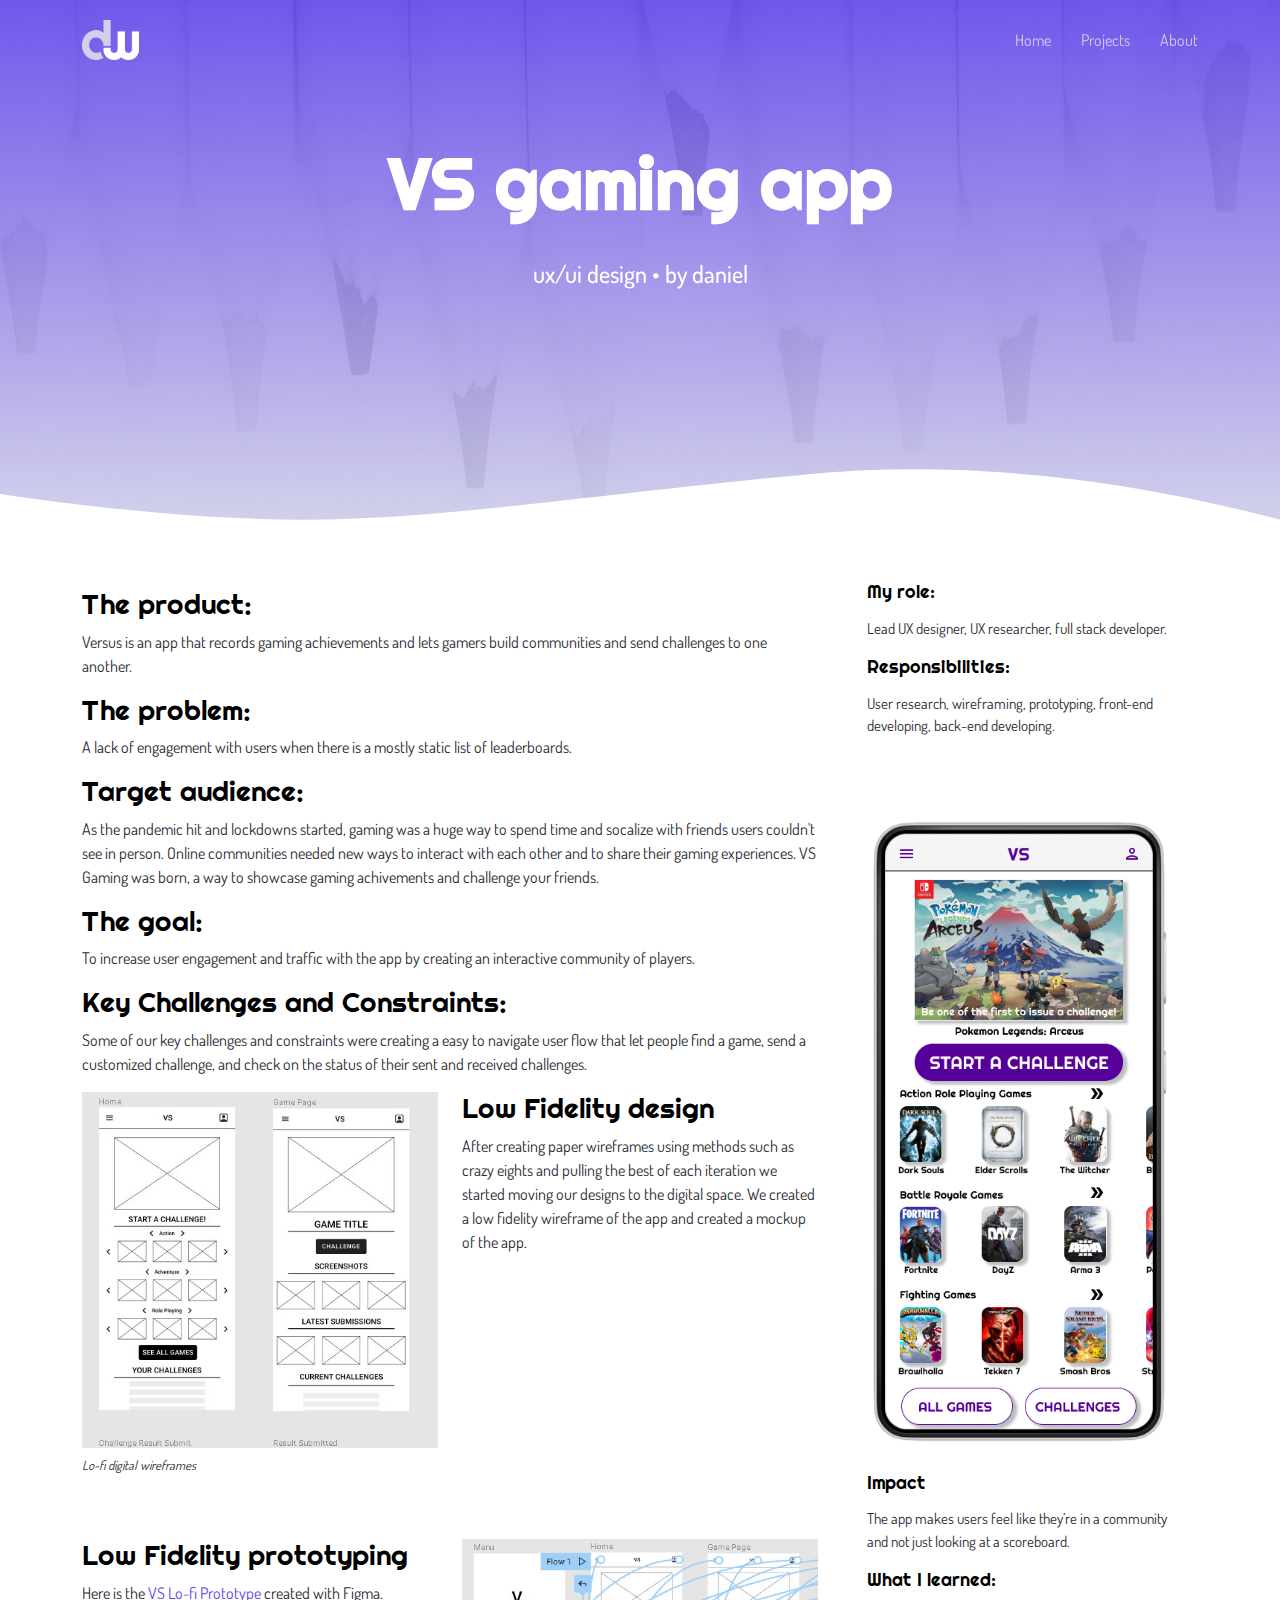
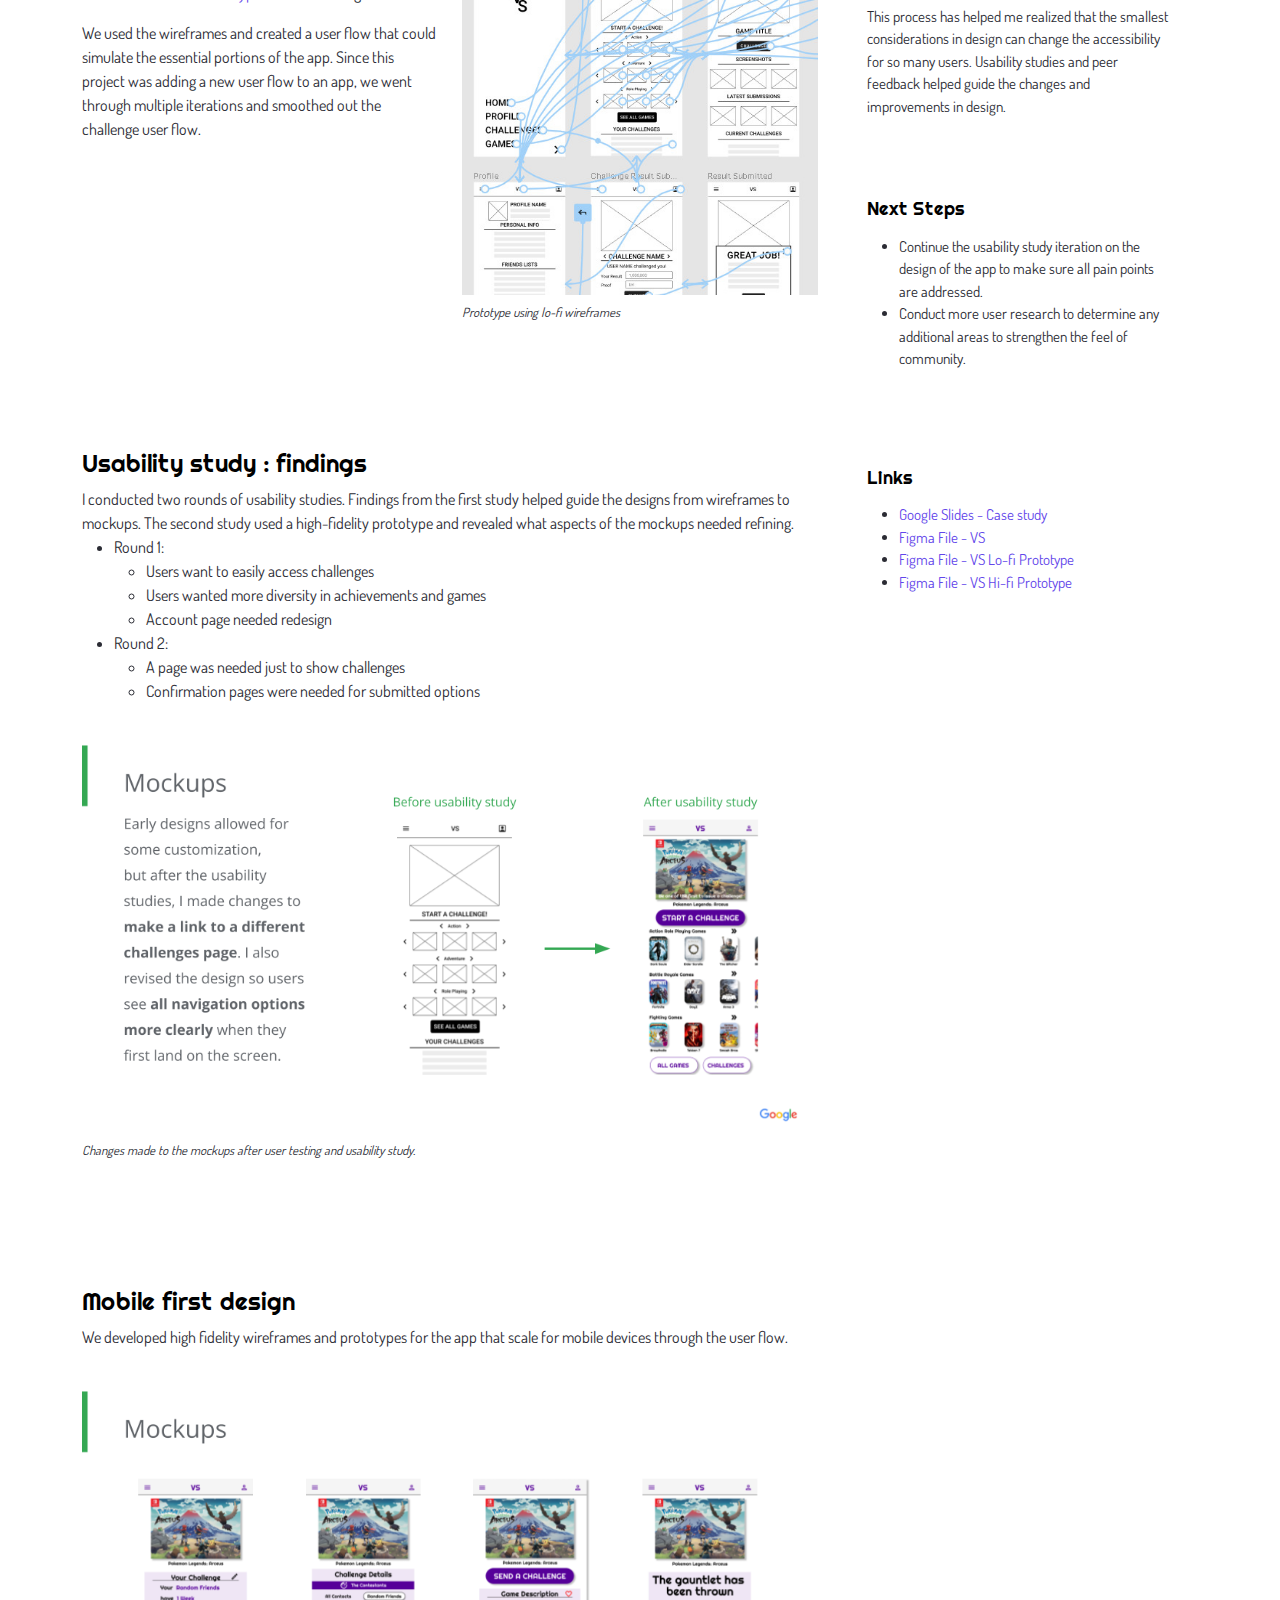
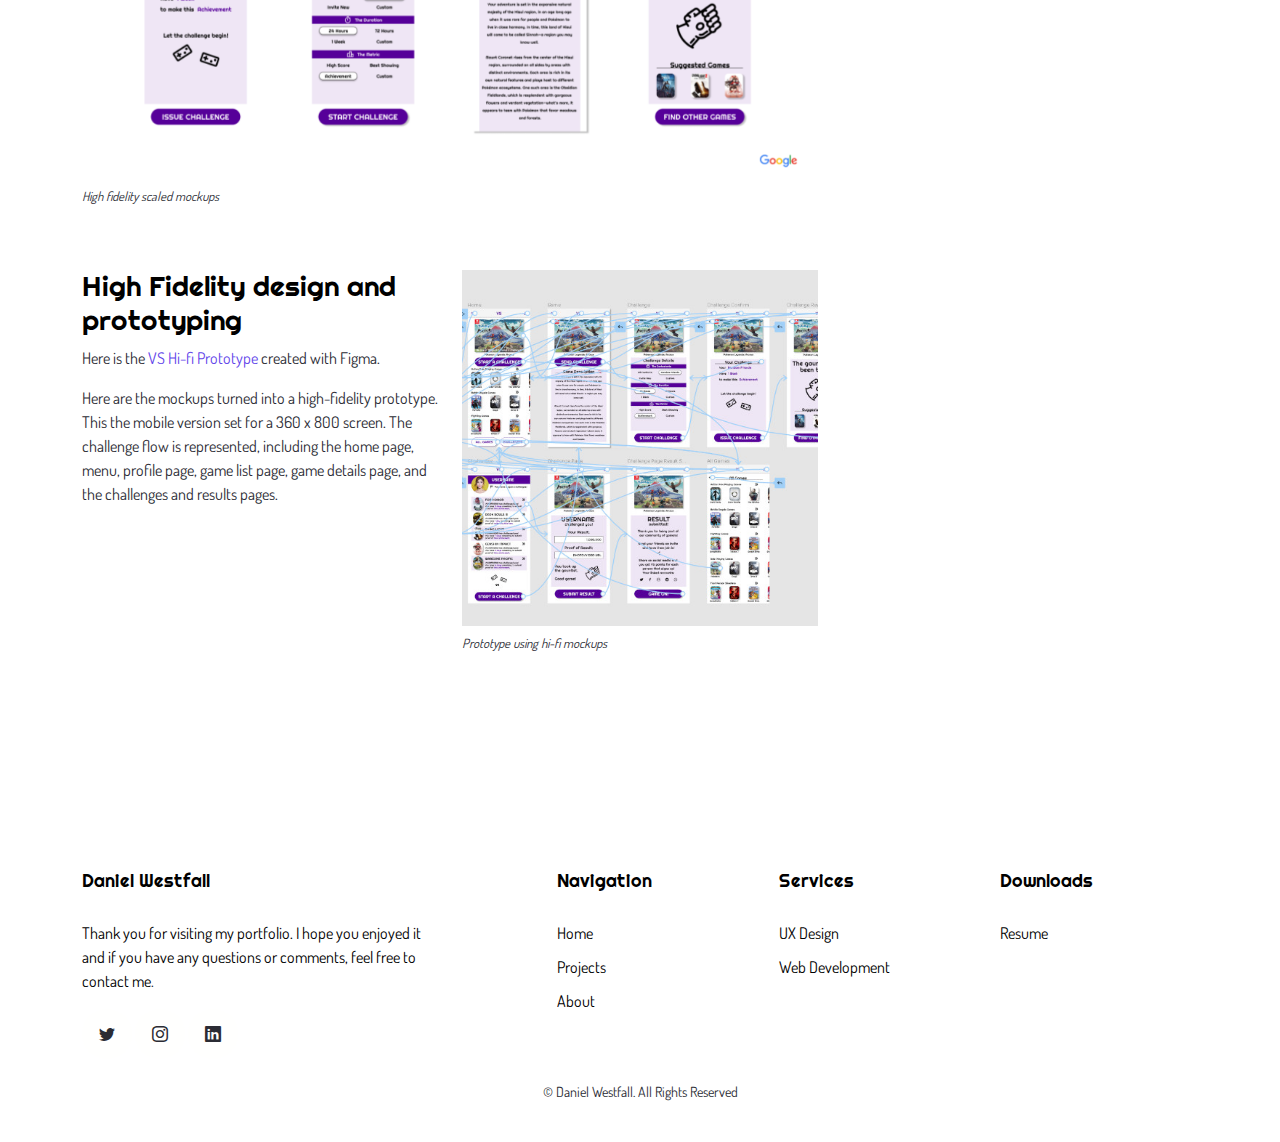
<file: vs.html>
<!DOCTYPE html>
<html lang="en">

<head>
  <meta charset="utf-8" />
  <meta content="width=device-width, initial-scale=1.0" name="viewport" />

  <title>VS Gaming</title>
  <meta content="" name="description" />
  <meta content="" name="keywords" />

  <!-- Favicons -->
  <link href="assets/img/favicon.png" rel="icon" />
  <link href="assets/img/apple-touch-icon.png" rel="apple-touch-icon" />

  <!-- Google Fonts -->
  <link rel="preconnect" href="https://fonts.googleapis.com" />
  <link rel="preconnect" href="https://fonts.gstatic.com" crossorigin />
  <link href="https://fonts.googleapis.com/css2?family=Dosis:wght@200;300;400;500;600;700;800&family=Righteous&display=swap" rel="stylesheet" />
  <!-- Vendor CSS Files -->
  <link href="assets/vendor/aos/aos.css" rel="stylesheet">
  <link href="assets/vendor/bootstrap/css/bootstrap.min.css" rel="stylesheet">
  <link href="assets/vendor/bootstrap-icons/bootstrap-icons.css" rel="stylesheet">
  <link href="assets/vendor/boxicons/css/boxicons.min.css" rel="stylesheet">
  <link href="assets/vendor/swiper/swiper-bundle.min.css" rel="stylesheet">

  <!-- Template Main CSS File -->
  <link href="assets/css/style.css" rel="stylesheet" />
</head>

<body>
  <!-- ======= Header ======= -->
  <header id="header" class="fixed-top d-flex align-items-center">
    <div class="container d-flex justify-content-between align-items-center">

      <div class="logo">
        <a href="index.html"><img src="assets/img/dw.png" alt="Daniel Westfall's Portfolio Logo" class="img-fluid"></a>
      </div>

      <nav id="navbar" class="navbar">
        <ul>
          <li><a class="" href="index.html">Home</a></li>
          <li><a href="projects.html">Projects</a></li>
          <li><a href="contact.html">About</a></li>
        </ul>
        <i class="bi bi-list mobile-nav-toggle"></i>
      </nav><!-- .navbar -->

    </div>
  </header><!-- End Header -->

  <main id="main">
    <!-- ======= Single Project Section ======= -->
    <section class="hero-section inner-page">
      <div class="wave">
        <svg width="1920px" height="265px" viewBox="0 0 1920 265" version="1.1" xmlns="http://www.w3.org/2000/svg" xmlns:xlink="http://www.w3.org/1999/xlink">
          <g id="Page-1" stroke="none" stroke-width="1" fill="none" fill-rule="evenodd">
            <g id="Apple-TV" transform="translate(0.000000, -402.000000)" fill="#FFFFFF">
              <path d="M0,439.134243 C175.04074,464.89273 327.944386,477.771974 458.710937,477.771974 C654.860765,477.771974 870.645295,442.632362 1205.9828,410.192501 C1429.54114,388.565926 1667.54687,411.092417 1920,477.771974 L1920,667 L1017.15166,667 L0,667 L0,439.134243 Z" id="Path"></path>
            </g>
          </g>
        </svg>
      </div>

      <div class="container">
        <div class="row align-items-center">
          <div class="col-12">
            <div class="row justify-content-center">
              <div class="col-md-10 text-center hero-text">
                <h1 data-aos="fade-up" data-aos-delay="">
                  VS gaming app
                </h1>
                <p class="mb-5" data-aos="fade-up" data-aos-delay="100">
                  ux/ui design &bullet; by
                  <a href="#" class="text-white">daniel</a>
                </p>
              </div>
            </div>
          </div>
        </div>
      </div>
    </section>

    <section class="site-section mb-4">
      <div class="container">
        <div class="row">
          <div class="col-md-8 blog-content">
            <p class="lead mb-5">
            <h3>The product:</h3>
            Versus is an app that records gaming achievements and lets gamers build communities and send challenges to one another.
            </p>
            <p>
            <h3>The problem:</h3>
            A lack of engagement with users when there is a mostly static list of leaderboards.
            </p>
            <p>
            <h3>Target audience:</h3>
            As the pandemic hit and lockdowns started, gaming was a huge way to spend time and socalize with friends users couldn't see in person. Online communities needed new ways to interact with each other and to share their gaming experiences. VS Gaming was born, a way to showcase gaming achivements and challenge your friends.
            </p>
            <p>
            <h3>The goal:</h3>
            To increase user engagement and traffic with the app by creating an interactive community of players.
            </p>
            <p>
            <h3>Key Challenges and Constraints:</h3>
            Some of our key challenges and constraints were creating a easy to navigate user flow that let people find a game, send a customized challenge, and check on the status of their sent and received challenges.
            </p>

            <div class="row mb-5">
              <div class="col-md-6">
                <figure>
                  <img src="assets/img/VS_img_1.jpg" alt="Vs Wireframes" class="img-fluid" />
                  <figcaption>
                    Lo-fi digital wireframes
                  </figcaption>
                </figure>
              </div>
              <div class="col-md-6">

                <blockquote>
                  <h3>Low Fidelity design</h3>

                  <p>
                    After creating paper wireframes using methods such as crazy eights and pulling the best of each iteration we started moving our designs to the digital space. We created a low fidelity wireframe of the app and created a mockup of the app.
                  </p>
                </blockquote>
              </div>
            </div>

            <div class="row mb-5">
              <div class="col-md-6">
                <blockquote>
                  <h3>Low Fidelity prototyping</h3>
                  <p>
                    Here is the
                    <a href="https://www.figma.com/proto/LHXQ1QyX775UWLLmxuH4zN/VS?page-id=0%3A1&node-id=4%3A289&viewport=241%2C48%2C0.35&scaling=scale-down&starting-point-node-id=4%3A289" target="_blank" rel="noopener noreferrer">
                      VS Lo-fi Prototype</a>
                    created with Figma.
                  </p>
                  <p>
                    We used the wireframes and created a user
                    flow that could simulate the essential portions of the app.
                    Since this project was adding a new user flow to an app, we went through multiple
                    iterations and smoothed out the challenge user flow.
                  </p>
                </blockquote>
              </div>
              <div class="col-md-6">
                <figure>
                  <img src="assets/img/VS_img_2.jpg" alt="VS Lo-fi prototype" class="img-fluid" />
                  <figcaption>
                    Prototype using lo-fi wireframes
                  </figcaption>
                </figure>
              </div>

            </div>

            <div class="pt-5">

              <p>
              <h4>Usability study : findings</h4>
              I conducted two rounds of usability studies. Findings from the first study helped guide the designs from wireframes to mockups. The second study used a high-fidelity prototype and revealed what aspects of the mockups needed refining.
              <ul>
                <li>Round 1:
                  <ul>
                    <li>Users want to easily access challenges</li>
                    <li>Users wanted more diversity in achievements and games</li>
                    <li>Account page needed redesign</li>
                  </ul>
                </li>
                <li>Round 2:
                  <ul>
                    <li>A page was needed just to show challenges</li>
                    <li>Confirmation pages were needed for submitted options</li>
                  </ul>
                </li>
              </ul>

              </p>

            </div>
            <div class="row mb-5">
              <div class="col-md-12">
                <figure>
                  <img src="assets/img/VS_mockup_changes.png" alt="Image showing changes after usability study" class="img-fluid" />
                  <figcaption>
                    Changes made to the mockups after user testing and usability study.
                  </figcaption>
                </figure>
              </div>
            </div>

            <div class="pt-5">

              <p>
              <h4>Mobile first design</h4>
              We developed high fidelity wireframes and prototypes for the app that scale for mobile devices through the user flow.

              </p>

            </div>

            <div class="row mb-5">
              <div class="col-md-12">
                <figure>
                  <img src="assets/img/VS_flow_mockups.png" alt="VS High fidelity scaled mockups" class="img-fluid" />
                  <figcaption>
                    High fidelity scaled mockups
                  </figcaption>
                </figure>
              </div>
            </div>

            <div class="row mb-5">
              <div class="col-md-6">
                <blockquote>
                  <h3>High Fidelity design and prototyping</h3>
                  <p>
                    Here is the
                    <a href="https://www.figma.com/proto/LHXQ1QyX775UWLLmxuH4zN/VS?page-id=42%3A596&node-id=43%3A399&viewport=241%2C48%2C0.4&scaling=scale-down&starting-point-node-id=43%3A399" target="_blank" rel="noopener noreferrer">
                      VS Hi-fi Prototype</a>
                    created with Figma.
                  </p>
                  <p>
                    Here are the mockups turned into a high-fidelity prototype. This the mobile version set for a 360 x 800 screen. The challenge flow is represented, including the home page, menu, profile page, game list page, game details page, and the challenges and results pages.
                  </p>
                </blockquote>
              </div>
              <div class="col-md-6">
                <figure>
                  <img src="assets/img/VS_img_3.jpg" alt="VS hi-fi prototype" class="img-fluid" />
                  <figcaption>
                    Prototype using hi-fi mockups
                  </figcaption>
                </figure>
              </div>

            </div>

            <div class="pt-5"></div>
          </div>
          <div class="col-md-4 sidebar">
            <div class="sidebar-box">
              <p>
              <h3>My role:</h3>
              Lead UX designer, UX researcher, full stack
              developer.
              </p>
              <p>
              <h3>Responsibilities:</h3>
              User research, wireframing, prototyping,
              front-end developing, back-end developing.
              </p>
            </div>

            <div class="sidebar-box">
              <img src="assets/img/VS_Preview.png" alt="VS Preview" class="img-fluid mb-4" />
              <h3>Impact</h3>
              <p>
                The app makes users feel like they’re in a community and not just looking at a scoreboard.
              </p>

              <h3>What I learned:</h3>
              <p>
                This process has helped me realized that the smallest considerations in design can change the accessibility for so many users. Usability studies and peer feedback helped guide the changes and improvements in design.
              </p>
            </div>

            <div class="sidebar-box">
              <h3>Next Steps</h3>
              <p>
              <ul>
                <li>
                  Continue the usability study iteration on the design of the app to make sure all pain points are addressed.

                </li>
                <li>
                  Conduct more user research to determine any additional areas to strengthen the feel of community.

                </li>

              </ul>
              </p>
            </div>

            <div class="sidebar-box">
              <h3>Links</h3>
              <p>
              <ul>
                <li><a href="https://docs.google.com/presentation/d/1en4XOc45ze7vVsVzBBszlDfHnuHyNoKuJPoBvozq6jw/edit?usp=sharing" target="_blank" rel="noopener noreferrer">Google Slides - Case study</a></li>

                <li>
                  <a href="https://www.figma.com/file/LHXQ1QyX775UWLLmxuH4zN/VS?node-id=0%3A1" target="_blank" rel="noopener noreferrer">
                    Figma File - VS
                  </a>

                </li>
                <li>
                  <a href="https://www.figma.com/proto/LHXQ1QyX775UWLLmxuH4zN/VS?page-id=0%3A1&node-id=4%3A289&viewport=241%2C48%2C0.35&scaling=scale-down&starting-point-node-id=4%3A289" target="_blank" rel="noopener noreferrer">

                    Figma File - VS Lo-fi Prototype
                  </a>
                </li>

                <li>
                  <a href="https://www.figma.com/proto/LHXQ1QyX775UWLLmxuH4zN/VS?page-id=42%3A596&node-id=43%3A399&viewport=241%2C48%2C0.4&scaling=scale-down&starting-point-node-id=43%3A399" target="_blank" rel="noopener noreferrer">
                    Figma File - VS Hi-fi Prototype
                </li>
              </ul>
              </p>
            </div>

          </div>
        </div>
      </div>
    </section>
  </main>
  <!-- End #main -->

  <!-- ======= Footer ======= -->
  <footer class="footer" role="contentinfo">
    <div class="container">
      <div class="row">
        <div class="col-md-4 mb-4 mb-md-0">
          <h3>Daniel Westfall</h3>
          <p>
            Thank you for visiting my portfolio. I hope you enjoyed
            it and if you have any questions or comments, feel free
            to
            <a href="mailto: dwwestfall@protonmail.com">contact me</a>.
          </p>
          <p class="social">
            <a href="https://twitter.com/danwestfall6" target="_blank" rel="noopener noreferrer"><span class="bi bi-twitter" role="img" aria-label="Twitter"></span></a>
            <a href="https://www.instagram.com/danielwwestfall/" target="_blank" rel="noopener noreferrer"><span class="bi bi-instagram" role="img" aria-label="Instagram"></span></a>
            <a href="https://www.linkedin.com/in/danielwestfall/" target="_blank" rel="noopener noreferrer"><span class="bi bi-linkedin" role="img" aria-label="LinkedIn"></span></a>
          </p>
        </div>
        <div class="col-md-7 ms-auto">
          <div class="row site-section pt-0">
            <div class="col-md-4 mb-4 mb-md-0">
              <h3>Navigation</h3>
              <ul class="list-unstyled">
                <li><a href="index.html">Home</a></li>
                <li><a href="projects.html">Projects</a></li>
                <li><a href="contact.html">About</a></li>
              </ul>
            </div>
            <div class="col-md-4 mb-4 mb-md-0">
              <h3>Services</h3>
              <ul class="list-unstyled">
                <li>
                  <a href="projects.html">UX Design</a>
                </li>
                <li>
                  <a href="projects.html">Web Development</a>
                </li>
              </ul>
            </div>
            <div class="col-md-4 mb-4 mb-md-0">
              <h3>Downloads</h3>
              <ul class="list-unstyled">
                <li>
                  <a href="/assets/files/DWResume.pdf">Resume</a>
                </li>
              </ul>
            </div>
          </div>
        </div>
      </div>

      <div class="row justify-content-center text-center">
        <div class="col-md-7">
          <p class="copyright">
            &copy; Daniel Westfall. All Rights Reserved
          </p>
        </div>
      </div>
    </div>
  </footer>

  <a href="#" class="back-to-top d-flex align-items-center justify-content-center"><i class="bi bi-arrow-up-short"></i></a>

  <!-- Vendor JS Files -->
  <script src="assets/vendor/aos/aos.js"></script>
  <script src="assets/vendor/bootstrap/js/bootstrap.bundle.min.js"></script>
  <script src="assets/vendor/php-email-form/validate.js"></script>
  <script src="assets/vendor/swiper/swiper-bundle.min.js"></script>

  <!-- Template Main JS File -->
  <script src="assets/js/main.js"></script>
</body>

</html>
</file>
<file: assets/css/style.css>
/*--------------------------------------------------------------
# General
--------------------------------------------------------------*/
html {
  overflow-x: hidden;
}

body {
  font-family: "Dosis", sans-serif;
  color: #2b2c34;
  line-height: 1.5;
}

a {
  color: #6246ea;
  text-decoration: none;
  transition: .3s all ease;
}

a:hover {
  color: #d1d1e9;
}

h1,
h2,
h3,
h4,
h5,
h6,
.font-heading {
  font-family: "Righteous", cursive;
  color: #000;
}

.container {
  z-index: 2;
  position: relative;
}

.text-black {
  color: #000 !important;
}

.text-primary {
  color: #d1d1e9 !important;
}

.border-top {
  border-top: 1px solid #f2f2f2 !important;
}

.border-bottom {
  border-bottom: 1px solid #f2f2f2 !important;
}

figure figcaption {
  margin-top: .5rem;
  font-style: italic;
  font-size: .8rem;
}

section {
  overflow: hidden;
}

.section {
  padding: 7rem 0;
}

.section-heading {
  font-size: 3rem;
  font-weight: 700;
  background: linear-gradient(-45deg, #3db3c5, #6246ea);
  -webkit-background-clip: text;
  -webkit-text-fill-color: transparent;
}

/*--------------------------------------------------------------
# Back to top button
--------------------------------------------------------------*/
.back-to-top {
  position: fixed;
  visibility: hidden;
  opacity: 0;
  right: 15px;
  bottom: 15px;
  z-index: 996;
  background: #d1d1e9;
  width: 40px;
  height: 40px;
  border-radius: 50px;
  transition: all 0.4s;
}

.back-to-top i {
  font-size: 28px;
  color: #fff;
  line-height: 0;
}

.back-to-top:hover {
  background: #ededf6;
  color: #fff;
}

.back-to-top.active {
  visibility: visible;
  opacity: 1;
}

/* Default btn sre-tyling */
.btn {
  border: none;
  padding: 15px 30px !important;
}

.btn.btn-outline-white {
  border: 2px solid #fff;
  background: none;
  color: #fff;
}

.btn.btn-outline-white:hover {
  background: #fff;
  color: #d1d1e9;
}

.btn.btn-primary {
  background: #d1d1e9;
  background: linear-gradient(-45deg, #fffffe, #6246ea);
  color: #fff;
  box-shadow: 0 10px 30px 0 rgba(0, 0, 0, 0.15);
}

/* Feature 1 */
.feature-1 .wrap-icon {
  margin: 0 auto;
  height: 100px;
  width: 100px;
  border-radius: 50%;
  position: relative;
  margin-bottom: 30px;
  box-shadow: 0 15px 30px 0 rgba(0, 0, 0, 0.2);
  display: inline-flex;
  align-items: center;
  justify-content: center;
}

.feature-1 .wrap-icon.icon-1 {
  background: linear-gradient(-45deg, #3b87bd, #2d71a2);
}

.feature-1 .wrap-icon i {
  font-size: 40px;
  line-height: 0;
  color: #fff;
}

.feature-1 h3 {
  font-size: 20px;
}

.feature-1 p {
  color: #b1b1b1;
}

/* Step */
.step {
  box-shadow: 0 10px 30px -5px rgba(0, 0, 0, 0.1);
  background: #fff;
  padding: 40px;
}

.step .number {
  background: linear-gradient(-45deg, #fffffe, #6246ea);
  -webkit-background-clip: text;
  -webkit-text-fill-color: transparent;
  font-weight: 700;
  letter-spacing: .2rem;
  margin-bottom: 10px;
  display: block;
}

.step p:last-child {
  margin-bottom: 0px;
}

/* Review */
.review h3 {
  font-size: 20px;
}

.review p {
  line-height: 1.8;
  font-style: italic;
  color: #333333;
}

.review .stars span {
  color: #FF8803;
}

.review .stars .muted {
  color: #ccc;
}

.review .review-user img {
  width: 70px;
  margin: 0 auto;
}

/* Testimonial Carousel */
.testimonials-slider .swiper-pagination {
  margin-top: 20px;
  position: relative;
}

.testimonials-slider .swiper-pagination .swiper-pagination-bullet {
  width: 12px;
  height: 12px;
  background-color: #fff;
  opacity: 1;
  border: 1px solid #d1d1e9;
}

.testimonials-slider .swiper-pagination .swiper-pagination-bullet-active {
  background-color: #d1d1e9;
}

/* Pricing */
.pricing {
  padding: 50px;
  background: linear-gradient(-45deg, #fffffe, #6246ea);
  color: #fff;
  padding-bottom: 12rem !important;
  position: relative;
  border-radius: 4px;
  color: #000000;
  background: #fff;
  box-shadow: 0 10px 30px 0 rgba(0, 0, 0, 0.2);
}

.pricing h3 {
  color: #d1d1e9;
}

.pricing .price-cta {
  text-decoration: none;
  position: absolute;
  bottom: 50px;
  width: 100%;
  text-align: center;
  left: 0;
}

.pricing .price-cta .price {
  display: block;
  margin-bottom: 20px;
  font-size: 2rem;
  font-weight: 300;
}

.pricing .popularity {
  text-transform: uppercase;
  font-size: 12px;
  letter-spacing: .2rem;
  display: block;
  margin-bottom: 20px;
}

.pricing ul {
  margin-bottom: 50px;
}

.pricing ul li {
  margin-bottom: 10px;
}

.pricing .btn-white {
  background: #fff;
  border: 2px solid #f1f1f1;
  border-radius: 4px;
  box-shadow: 0 5px 20px 0 rgba(0, 0, 0, 0.1);
}

.pricing .btn-white:hover {
  color: #d1d1e9;
}

.pricing.popular {
  background: #fff;
  box-shadow: 0 10px 30px 0 rgba(0, 0, 0, 0.2);
  color: #000000;
  background: linear-gradient(-45deg, #fffffe, #6246ea);
  color: #fff;
  box-shadow: none;
}

.pricing.popular .popularity {
  color: #b3b3b3;
}

.pricing.popular h3 {
  color: #fff;
  background: none;
}

.pricing.popular .btn-white {
  border: 2px solid #d1d1e9;
}

/* CTA Section */
.cta-section {
  background: linear-gradient(to bottom, rgba(98, 70, 234, 0.9) 50%, rgba(209, 209, 233, 0.9) 90%, rgba(255, 255, 255, 0.9) 100%);
  color: #fff;
}

.cta-section h2 {
  color: #fff;
  font-size: 3rem;
  font-weight: 700;
}

@media screen and (max-width: 768px) {
  .cta-section h2 {
    font-size: 2rem;
  }
}

.cta-section .btn {
  background: #000000;
  color: #fff;
}

.cta-section .btn i {
  margin-right: 5px;
  font-size: 24px;
  line-height: 0;
}

/* Contact Form */
.form-control {
  height: 48px;
  border-radius: 0;
  border: 1px solid #ffffcb;
}

.form-control:active, .form-control:focus {
  outline: none;
  box-shadow: none;
  border: 1px solid #d1d1e9;
}

.php-email-form .validate {
  display: none;
  color: red;
  margin: 0 0 15px 0;
  font-weight: 400;
  font-size: 13px;
}

.php-email-form .error-message {
  display: none;
  color: #fff;
  background: #ed3c0d;
  text-align: left;
  padding: 15px;
  font-weight: 600;
}

.php-email-form .error-message br + br {
  margin-top: 25px;
}

.php-email-form .sent-message {
  display: none;
  color: #fff;
  background: #18d26e;
  text-align: center;
  padding: 15px;
  font-weight: 600;
}

.php-email-form .loading {
  display: none;
  background: #fff;
  text-align: center;
  padding: 15px;
}

.php-email-form .loading:before {
  content: "";
  display: inline-block;
  border-radius: 50%;
  width: 24px;
  height: 24px;
  margin: 0 10px -6px 0;
  border: 3px solid #18d26e;
  border-top-color: #eee;
  -webkit-animation: animate-loading 1s linear infinite;
  animation: animate-loading 1s linear infinite;
}

.php-email-form textarea {
  min-height: 160px;
}

@-webkit-keyframes animate-loading {
  0% {
    transform: rotate(0deg);
  }
  100% {
    transform: rotate(360deg);
  }
}

@keyframes animate-loading {
  0% {
    transform: rotate(0deg);
  }
  100% {
    transform: rotate(360deg);
  }
}

/* Blog */
.post-entry {
  margin-bottom: 60px;
}

.post-entry .post-text .post-meta {
  text-decoration: none;
  color: #ccc;
  font-size: 13px;
  display: block;
  margin-bottom: 10px;
}

.post-entry .post-text h3 {
  font-size: 20px;
  color: #000000;
}

.post-entry .post-text h3 a {
  text-decoration: none;
  color: #000000;
}

.post-entry .post-text h3 a:hover {
  text-decoration: none;
  color: #d1d1e9;
}

.post-entry .post-text .readmore {
  color: #d1d1e9;
}

.sidebar-box {
  margin-bottom: 30px;
  padding: 25px;
  font-size: 15px;
  width: 100%;
  float: left;
  background: #fff;
}

.sidebar-box *:last-child {
  margin-bottom: 0;
}

.sidebar-box h3 {
  font-size: 18px;
  margin-bottom: 15px;
}

.categories li,
.sidelink li {
  position: relative;
  margin-bottom: 10px;
  padding-bottom: 10px;
  border-bottom: 1px dotted gray("300");
  list-style: none;
}

.categories li:last-child,
.sidelink li:last-child {
  margin-bottom: 0;
  border-bottom: none;
  padding-bottom: 0;
}

.categories li a,
.sidelink li a {
  text-decoration: none;
  display: block;
}

.categories li a span,
.sidelink li a span {
  position: absolute;
  right: 0;
  top: 0;
  color: #ccc;
}

.categories li.active a,
.sidelink li.active a {
  text-decoration: none;
  color: #000000;
  font-style: italic;
}

.comment-form-wrap {
  clear: both;
}

.comment-list {
  padding: 0;
  margin: 0;
}

.comment-list .children {
  padding: 50px 0 0 40px;
  margin: 0;
  float: left;
  width: 100%;
}

.comment-list li {
  padding: 0;
  margin: 0 0 30px 0;
  float: left;
  width: 100%;
  clear: both;
  list-style: none;
}

.comment-list li .vcard {
  width: 80px;
  float: left;
}

.comment-list li .vcard img {
  width: 50px;
  border-radius: 50%;
}

.comment-list li .comment-body {
  float: right;
  width: calc(100% - 80px);
}

.comment-list li .comment-body h3 {
  font-size: 20px;
}

.comment-list li .comment-body .meta {
  text-decoration: none;
  text-transform: uppercase;
  font-size: 13px;
  letter-spacing: .1em;
  color: #ccc;
}

.comment-list li .comment-body .reply {
  padding: 5px 10px;
  background: #e6e6e6;
  color: #000000;
  text-transform: uppercase;
  font-size: 14px;
}

.comment-list li .comment-body .reply:hover {
  color: #000000;
  background: #e3e3e3;
}

.search-form {
  background: #f7f7f7;
  padding: 10px;
}

.search-form .form-group {
  position: relative;
}

.search-form .form-group input {
  padding-right: 50px;
}

.search-form .icon {
  position: absolute;
  top: 50%;
  right: 20px;
  transform: translateY(-50%);
}

/*--------------------------------------------------------------
# Header
--------------------------------------------------------------*/
#header {
  height: 80px;
  transition: all 0.5s;
  z-index: 997;
  transition: all 0.5s;
}

#header.header-scrolled {
  background: rgba(98, 70, 234, 0.95);
  height: 60px;
}

#header .logo h1 {
  font-size: 28px;
  margin: 0;
  padding: 4px 0;
  line-height: 1;
  font-weight: 500;
}

#header .logo h1 a,
#header .logo h1 a:hover {
  color: #fff;
  text-decoration: none;
}

#header .logo img {
  padding: 0;
  margin: 0;
  max-height: 40px;
}

/*--------------------------------------------------------------
# Navigation Menu
--------------------------------------------------------------*/
/**
* Desktop Navigation 
*/
.navbar {
  padding: 0;
}

.navbar ul {
  margin: 0;
  padding: 0;
  display: flex;
  list-style: none;
  align-items: center;
}

.navbar li {
  position: relative;
}

.navbar a, .navbar a:focus {
  display: flex;
  align-items: center;
  justify-content: space-between;
  padding: 10px 0 10px 30px;
  font-size: 16px;
  font-weight: 400;
  color: rgba(255, 255, 255, 0.65);
  white-space: nowrap;
  transition: 0.3s;
}

.navbar a i, .navbar a:focus i {
  font-size: 12px;
  line-height: 0;
  margin-left: 5px;
}

.navbar a:hover, .navbar .active, .navbar .active:focus, .navbar li:hover > a {
  color: #fff;
}

.navbar .dropdown ul {
  display: block;
  position: absolute;
  left: 14px;
  top: calc(100% + 30px);
  margin: 0;
  padding: 10px 0;
  z-index: 99;
  opacity: 0;
  visibility: hidden;
  background: #fff;
  box-shadow: 0px 0px 30px rgba(127, 137, 161, 0.25);
  transition: 0.3s;
  border-radius: 4px;
}

.navbar .dropdown ul li {
  min-width: 200px;
}

.navbar .dropdown ul a {
  padding: 10px 20px;
  font-size: 15px;
  color: #3015b5;
}

.navbar .dropdown ul a i {
  font-size: 12px;
}

.navbar .dropdown ul a:hover, .navbar .dropdown ul .active:hover, .navbar .dropdown ul li:hover > a {
  color: #d1d1e9;
}

.navbar .dropdown:hover > ul {
  opacity: 1;
  top: 100%;
  visibility: visible;
}

.navbar .dropdown .dropdown ul {
  top: 0;
  left: calc(100% - 30px);
  visibility: hidden;
}

.navbar .dropdown .dropdown:hover > ul {
  opacity: 1;
  top: 0;
  left: 100%;
  visibility: visible;
}

@media (max-width: 1366px) {
  .navbar .dropdown .dropdown ul {
    left: -90%;
  }
  .navbar .dropdown .dropdown:hover > ul {
    left: -100%;
  }
}

/**
* Mobile Navigation 
*/
.mobile-nav-toggle {
  color: #fff;
  font-size: 28px;
  cursor: pointer;
  display: none;
  line-height: 0;
  transition: 0.5s;
}

@media (max-width: 991px) {
  .mobile-nav-toggle {
    display: block;
  }
  .navbar ul {
    display: none;
  }
}

.navbar-mobile {
  position: fixed;
  overflow: hidden;
  top: 0;
  right: 0;
  left: 0;
  bottom: 0;
  background: rgba(60, 26, 227, 0.9);
  transition: 0.3s;
  z-index: 999;
}

.navbar-mobile .mobile-nav-toggle {
  position: absolute;
  top: 15px;
  right: 15px;
}

.navbar-mobile ul {
  display: block;
  position: absolute;
  top: 55px;
  right: 15px;
  bottom: 15px;
  left: 15px;
  padding: 10px 0;
  border-radius: 10px;
  background-color: #fff;
  overflow-y: auto;
  transition: 0.3s;
}

.navbar-mobile a {
  padding: 10px 20px;
  font-size: 15px;
  color: #3015b5;
}

.navbar-mobile a:hover, .navbar-mobile .active, .navbar-mobile li:hover > a {
  color: #d1d1e9;
}

.navbar-mobile .dropdown ul {
  position: static;
  display: none;
  margin: 10px 20px;
  padding: 10px 0;
  z-index: 99;
  opacity: 1;
  visibility: visible;
  background: #fff;
  box-shadow: 0px 0px 30px rgba(127, 137, 161, 0.25);
}

.navbar-mobile .dropdown ul li {
  min-width: 200px;
}

.navbar-mobile .dropdown ul a {
  padding: 10px 20px;
}

.navbar-mobile .dropdown ul a i {
  font-size: 12px;
}

.navbar-mobile .dropdown ul a:hover, .navbar-mobile .dropdown ul .active:hover, .navbar-mobile .dropdown ul li:hover > a {
  color: #d1d1e9;
}

.navbar-mobile .dropdown > .dropdown-active {
  display: block;
}

/*--------------------------------------------------------------
# Hero Section
--------------------------------------------------------------*/
.hero-section {
  background: linear-gradient(to bottom, rgba(98, 70, 234, 0.9) 0%, rgba(209, 209, 233, 0.9) 100%), url(../img/hero-bg.jpg);
  position: relative;
}

.hero-section .wave {
  width: 100%;
  overflow: hidden;
  position: absolute;
  z-index: 1;
  bottom: -150px;
}

@media screen and (max-width: 992px) {
  .hero-section .wave {
    bottom: -180px;
  }
}

.hero-section .wave svg {
  width: 100%;
}

.hero-section,
.hero-section > .container > .row {
  height: 100vh;
  min-height: 880px;
}

.hero-section.inner-page {
  height: 60vh;
  min-height: 0;
}

.hero-section.inner-page .hero-text {
  transform: translateY(-150px);
  margin-top: -120px;
}

@media screen and (max-width: 992px) {
  .hero-section.inner-page .hero-text {
    margin-top: -80px;
  }
}

.hero-section h1 {
  font-size: 4.5rem;
  color: #fff;
  font-weight: 700;
  margin-bottom: 30px;
}

@media screen and (max-width: 992px) {
  .hero-section h1 {
    font-size: 2.5rem;
    text-align: center;
    margin-top: 40px;
  }
}

@media screen and (max-width: 992px) {
  .hero-section .hero-text-image {
    margin-top: 4rem;
  }
}

.hero-section p {
  font-size: 1.5rem;
  font-weight: 500;
  color: #fff;
}

.hero-section .iphone-wrap {
  position: relative;
}

@media screen and (max-width: 992px) {
  .hero-section .iphone-wrap {
    text-align: center;
  }
}

.hero-section .iphone-wrap .phone-2,
.hero-section .iphone-wrap .phone-1 {
  position: absolute;
  top: -50%;
  overflow: hidden;
  left: 0;
  box-shadow: 0 15px 50px 0 rgba(0, 0, 0, 0.3);
  border-radius: 30px;
}

@media screen and (max-width: 992px) {
  .hero-section .iphone-wrap .phone-2,
  .hero-section .iphone-wrap .phone-1 {
    position: relative;
    top: 0;
    max-width: 100%;
  }
}

.hero-section .iphone-wrap .phone-2,
.hero-section .iphone-wrap .phone-1 {
  width: 250px;
}

@media screen and (max-width: 992px) {
  .hero-section .iphone-wrap .phone-1 {
    margin-left: -150px;
  }
}

.hero-section .iphone-wrap .phone-2 {
  margin-top: 50px;
  margin-left: 100px;
  width: 250px;
}

@media screen and (max-width: 992px) {
  .hero-section .iphone-wrap .phone-2 {
    width: 250px;
    position: absolute;
    margin-top: 0px;
    margin-left: 100px;
  }
}

/*--------------------------------------------------------------
# Footer
--------------------------------------------------------------*/
.footer {
  padding: 5rem 0 2.5rem 0;
}

.footer h3 {
  font-size: 18px;
  margin-bottom: 30px;
}

.footer ul li {
  margin-bottom: 10px;
}

.footer a {
  color: #000;
}

.footer .copyright {
  margin-bottom: 0px;
}

.footer .copyright, .footer .credits {
  font-size: 14px;
}

.social a {
  display: inline-block;
  width: 50px;
  height: 50px;
  border-radius: 50%;
  background: #fffffe;
  position: relative;
  text-align: center;
  transition: .3s background ease;
  color: #2b2c34;
  line-height: 0;
}

.social a span {
  display: inline-block;
  left: 50%;
  position: absolute;
  top: 50%;
  transform: translate(-50%, -50%);
}

.social a:hover {
  color: #fff;
  background: #d1d1e9;
}

.social a i {
  line-height: 0;
}
</file>
